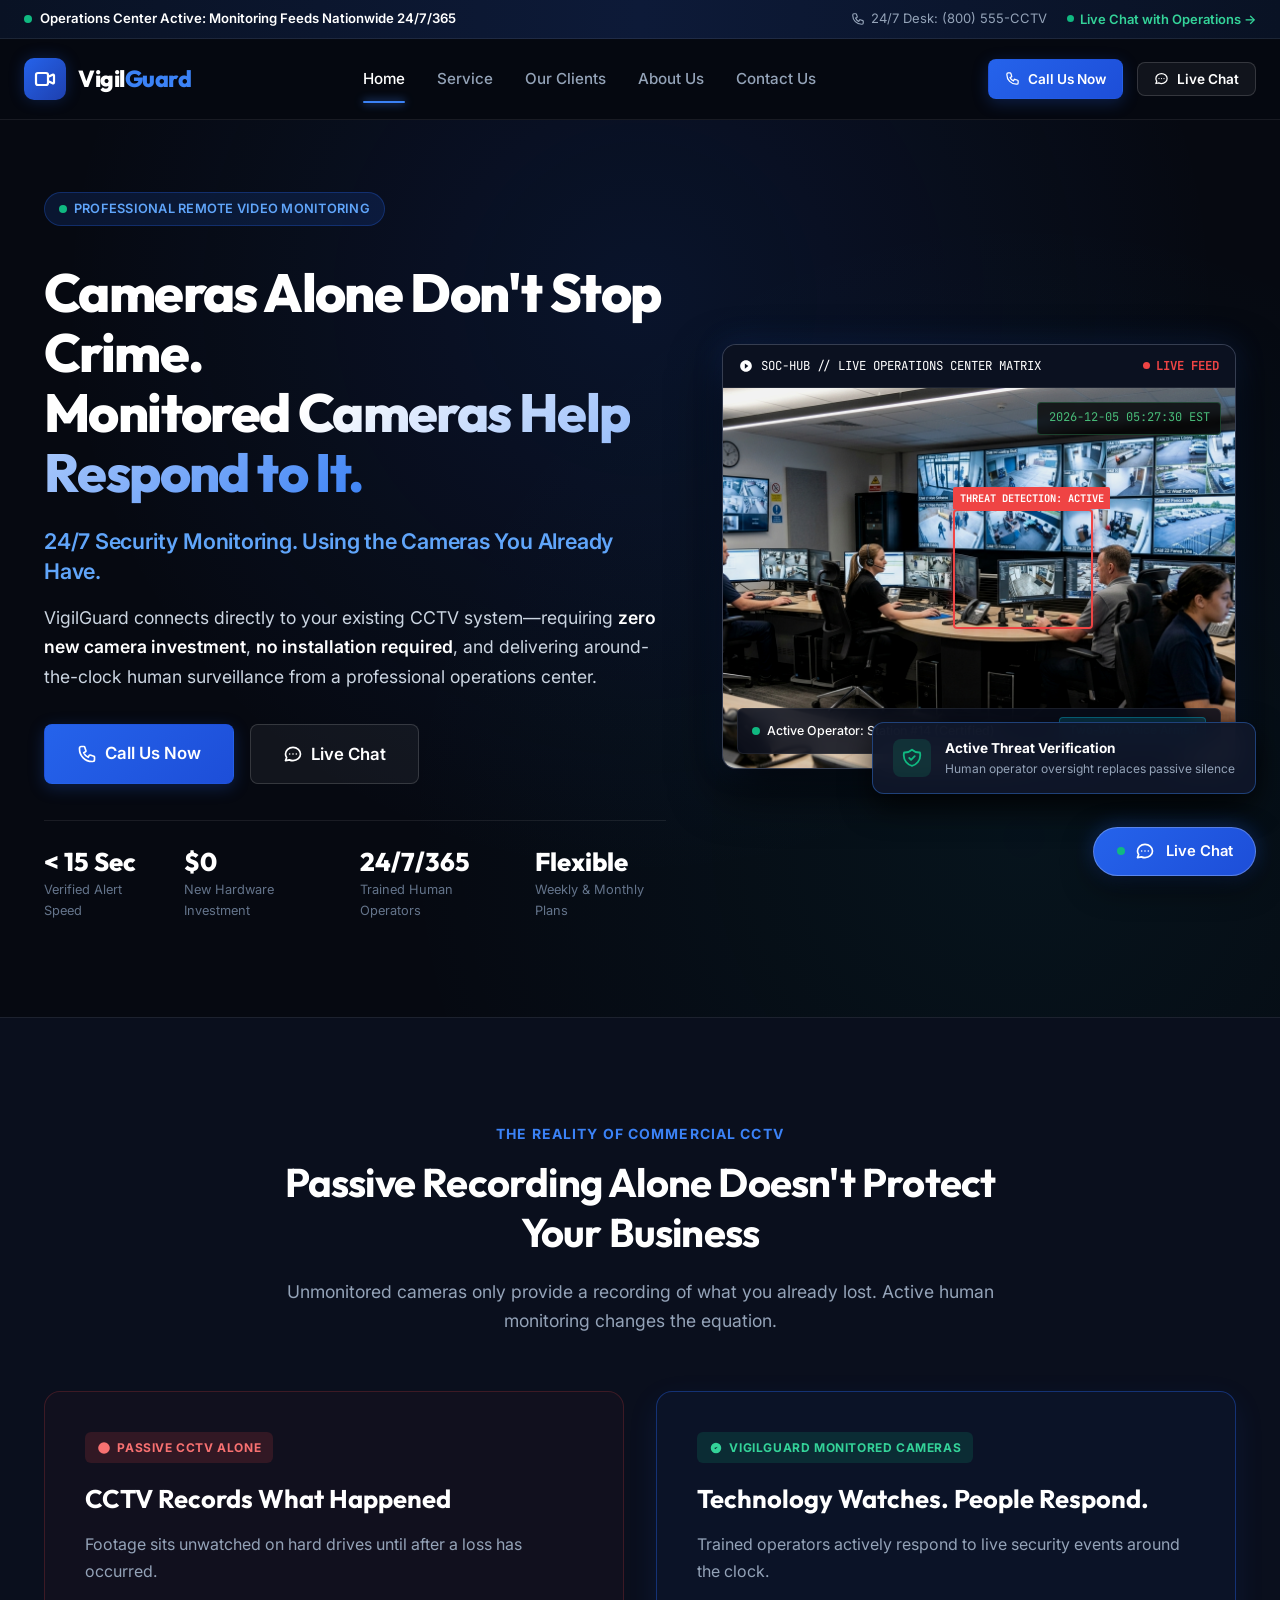
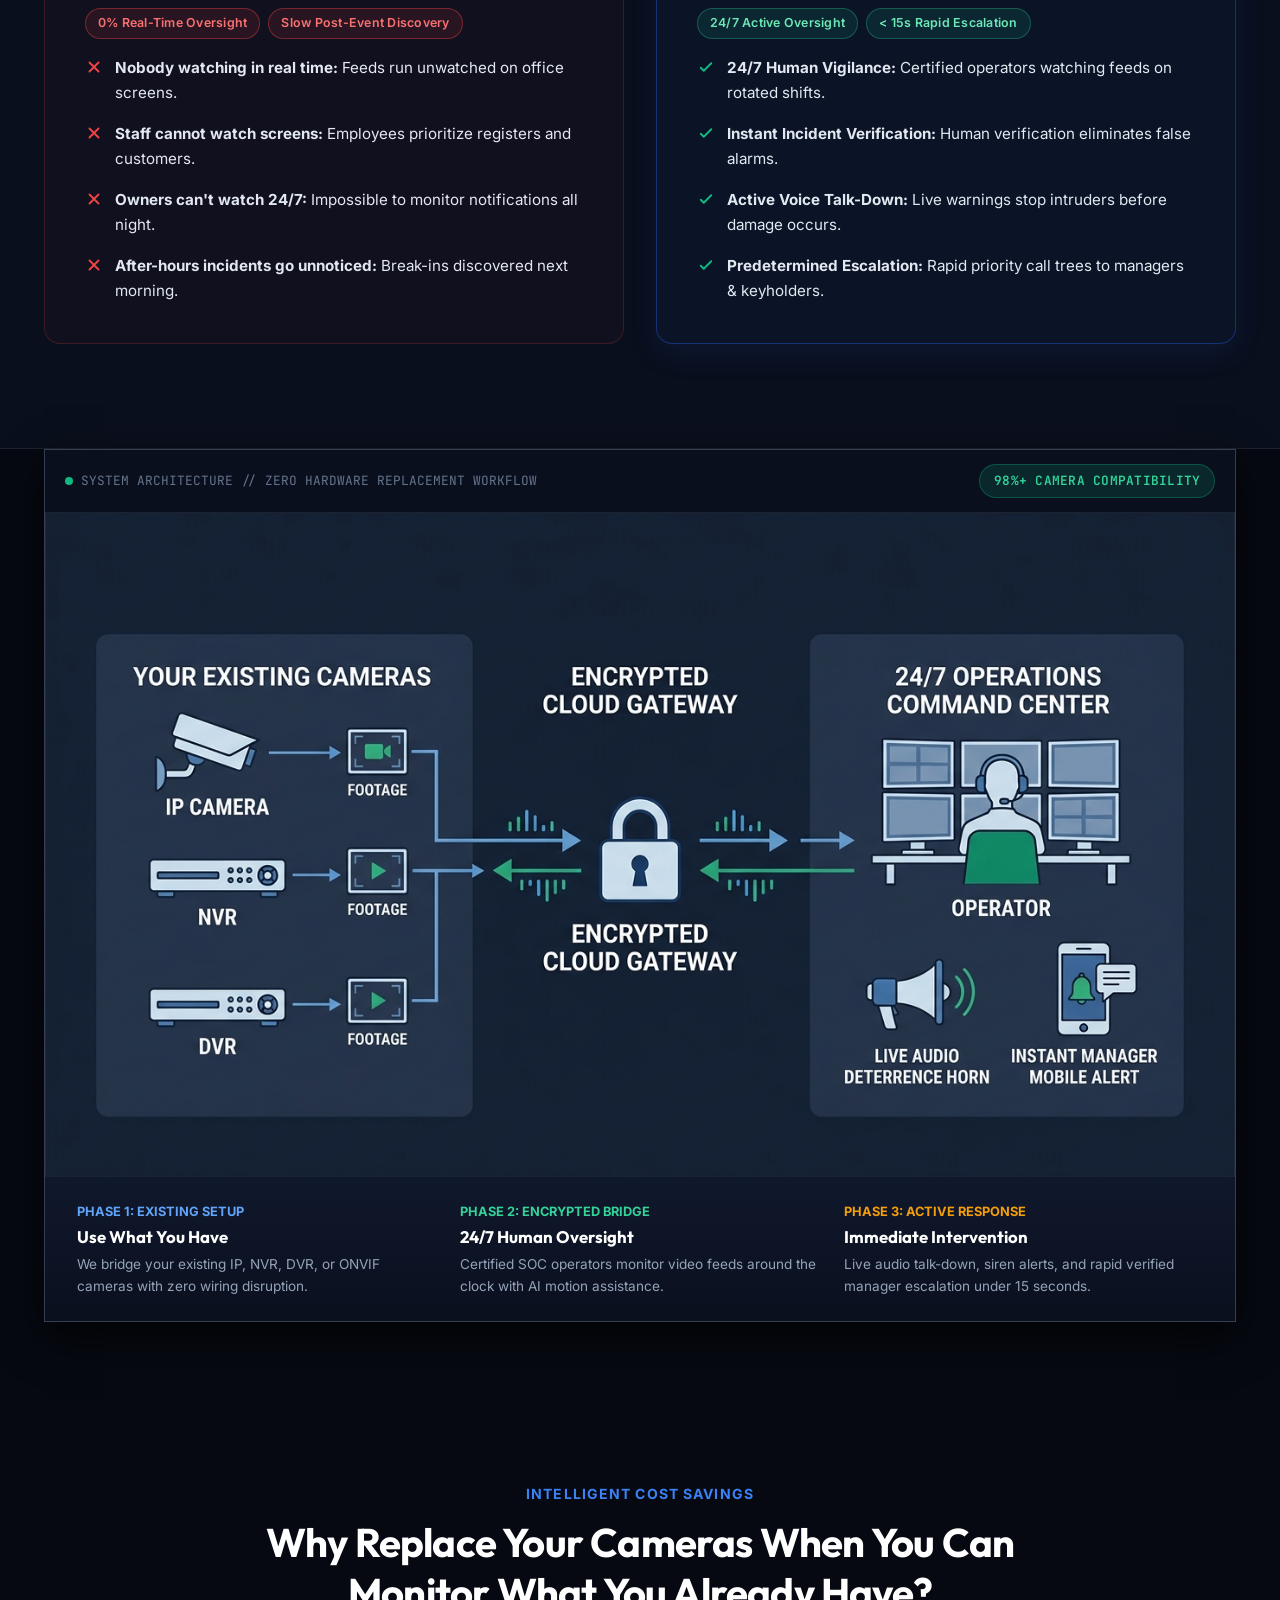
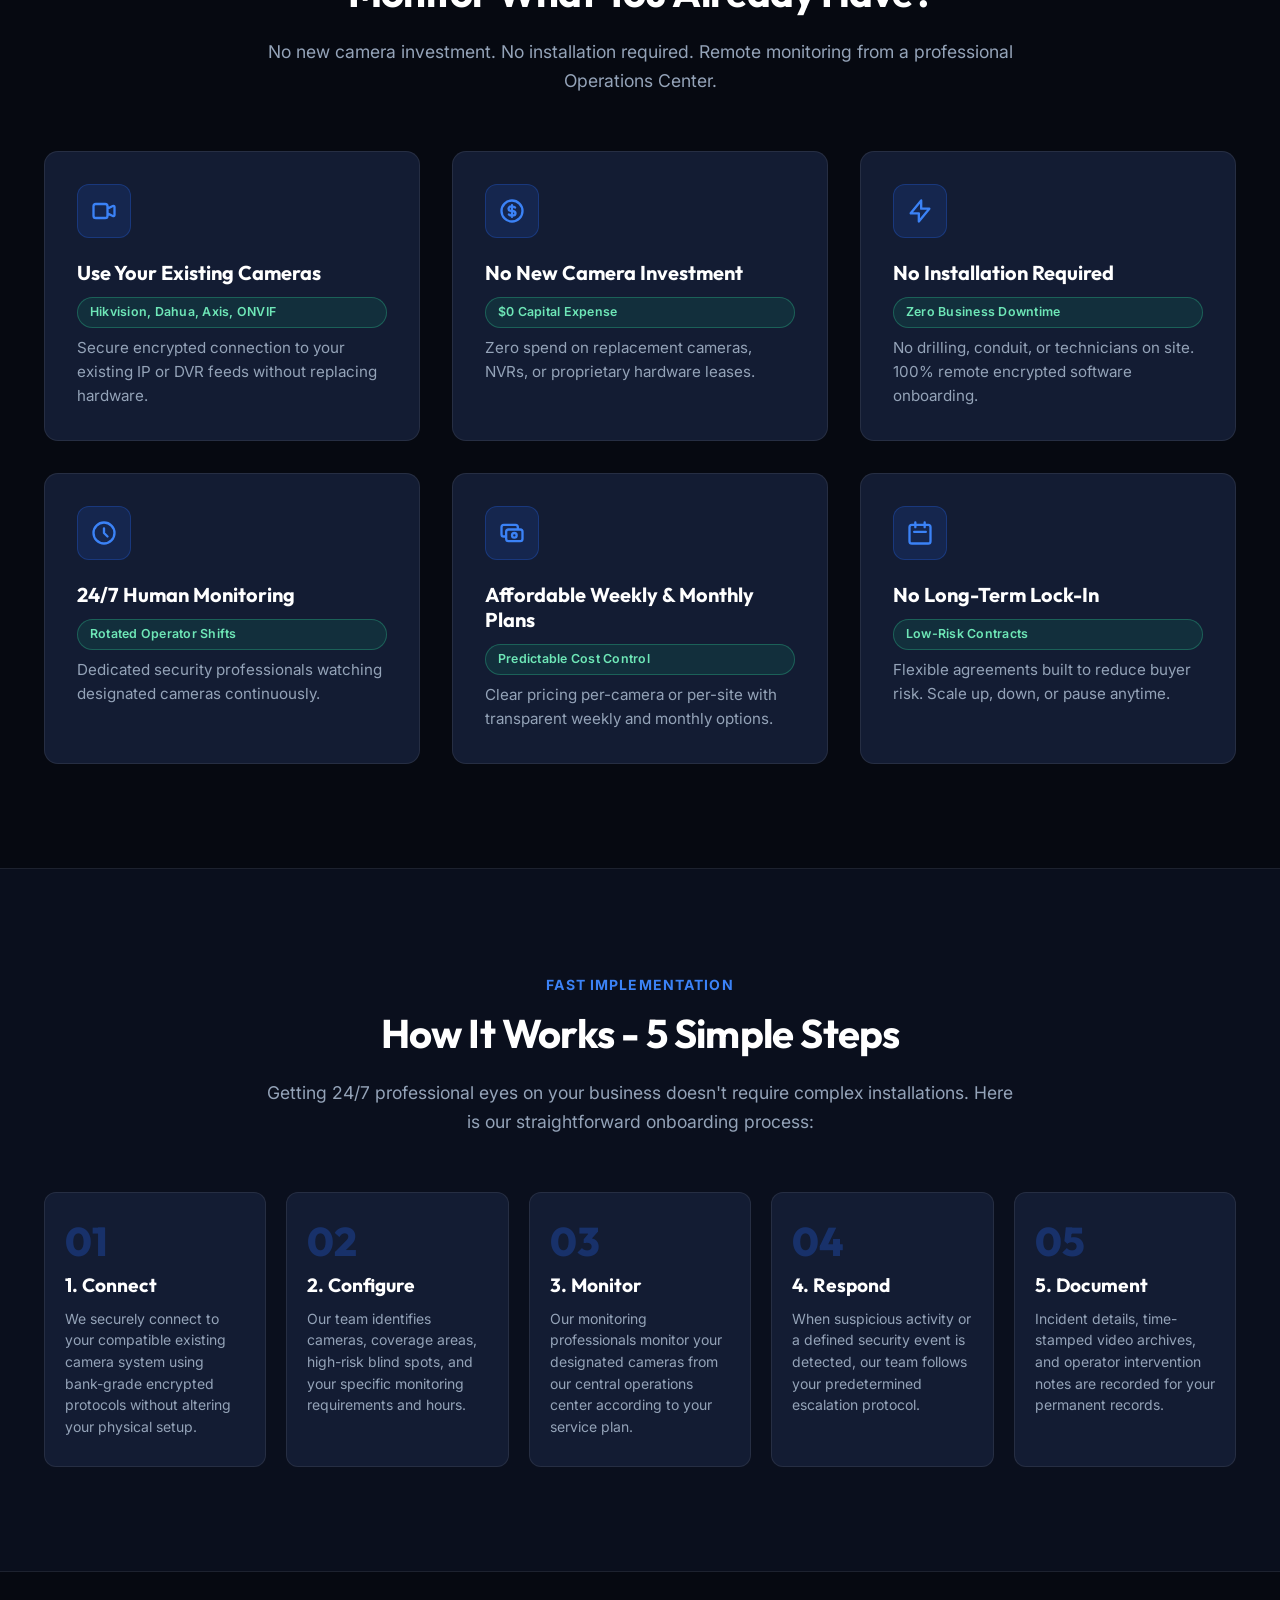
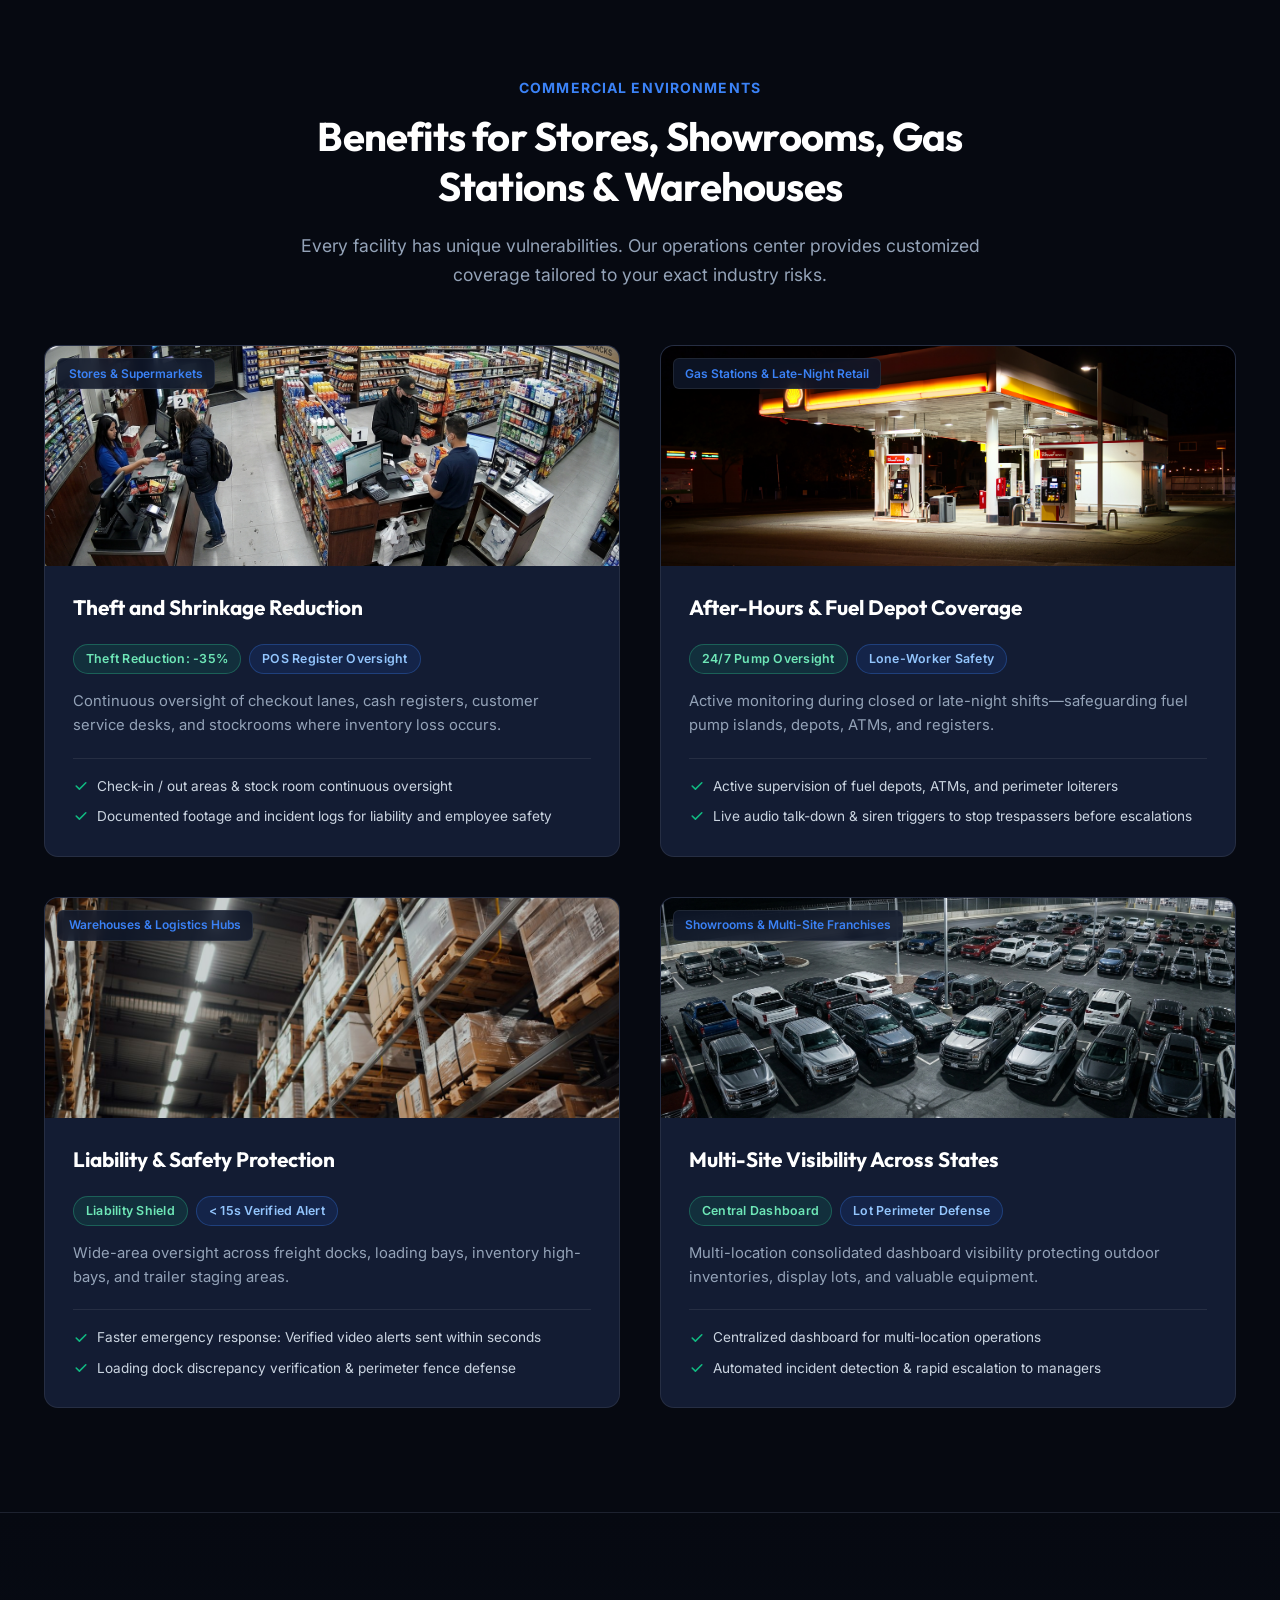
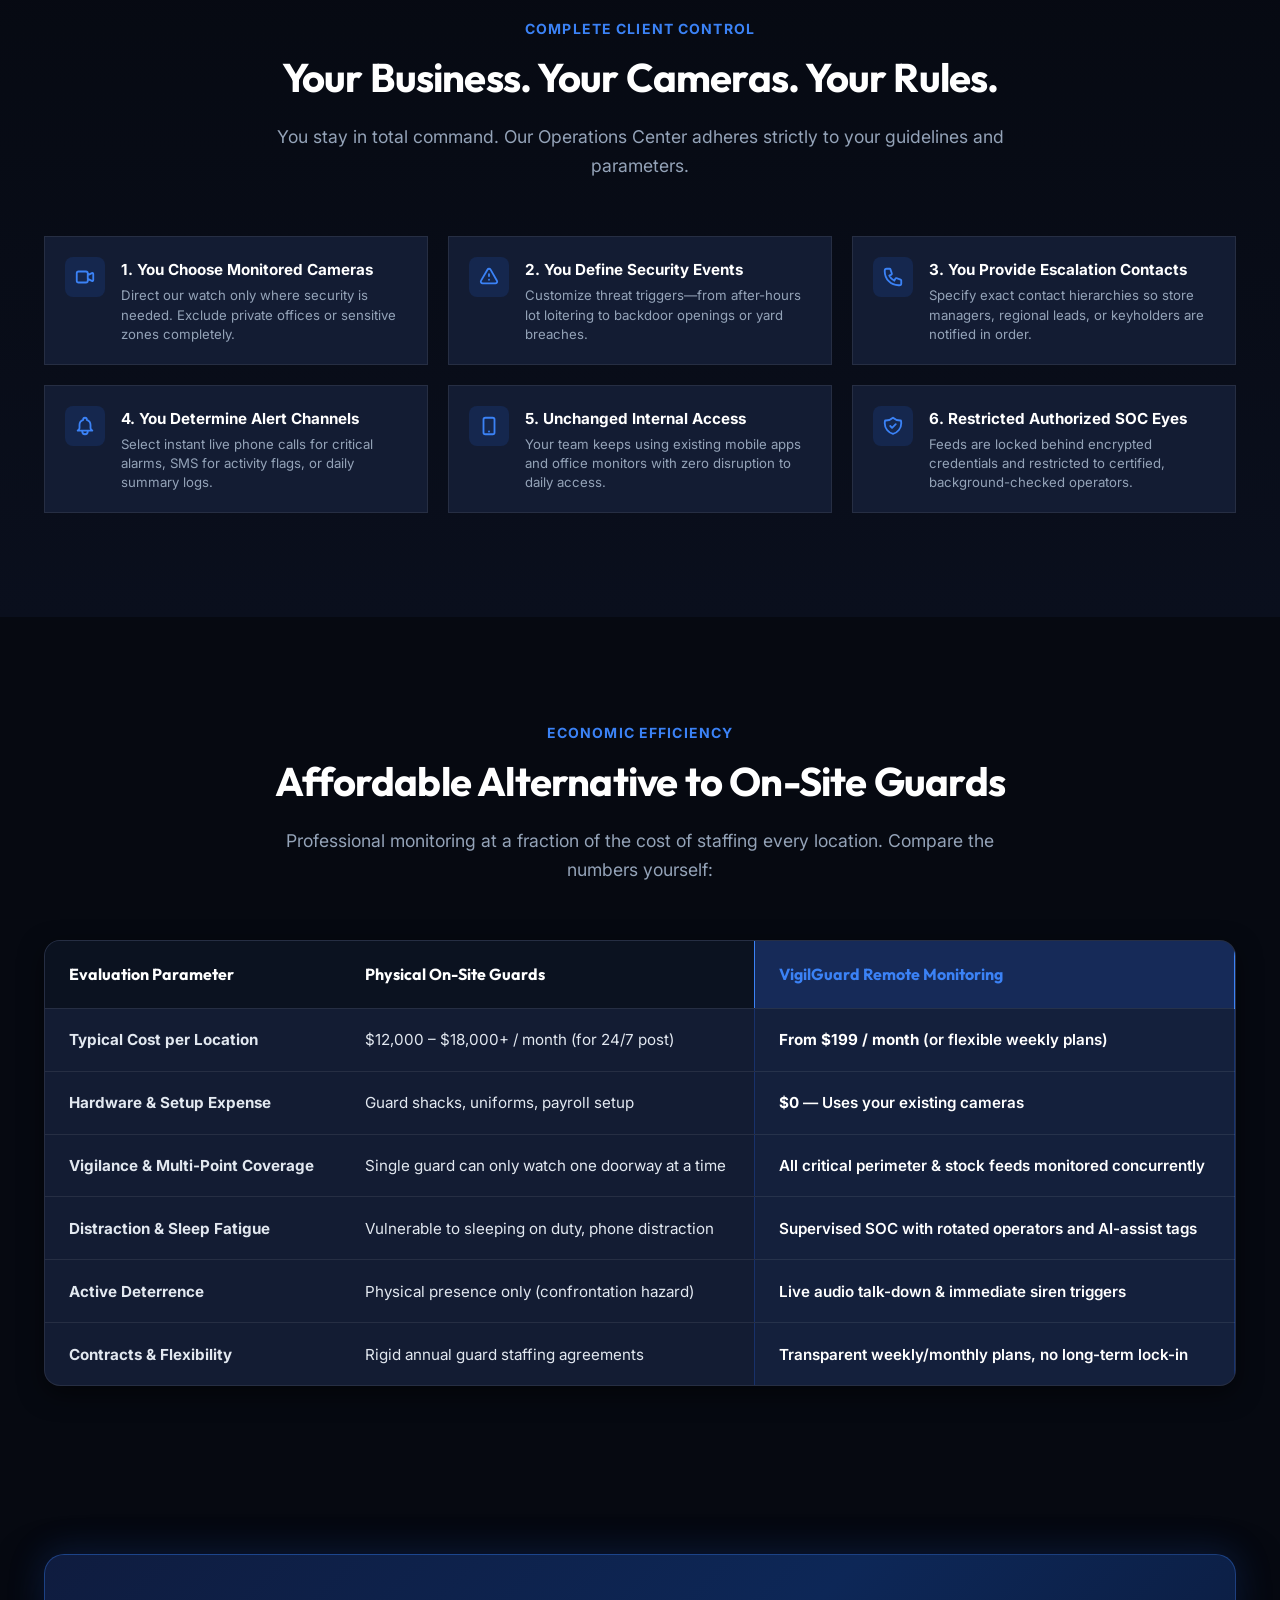
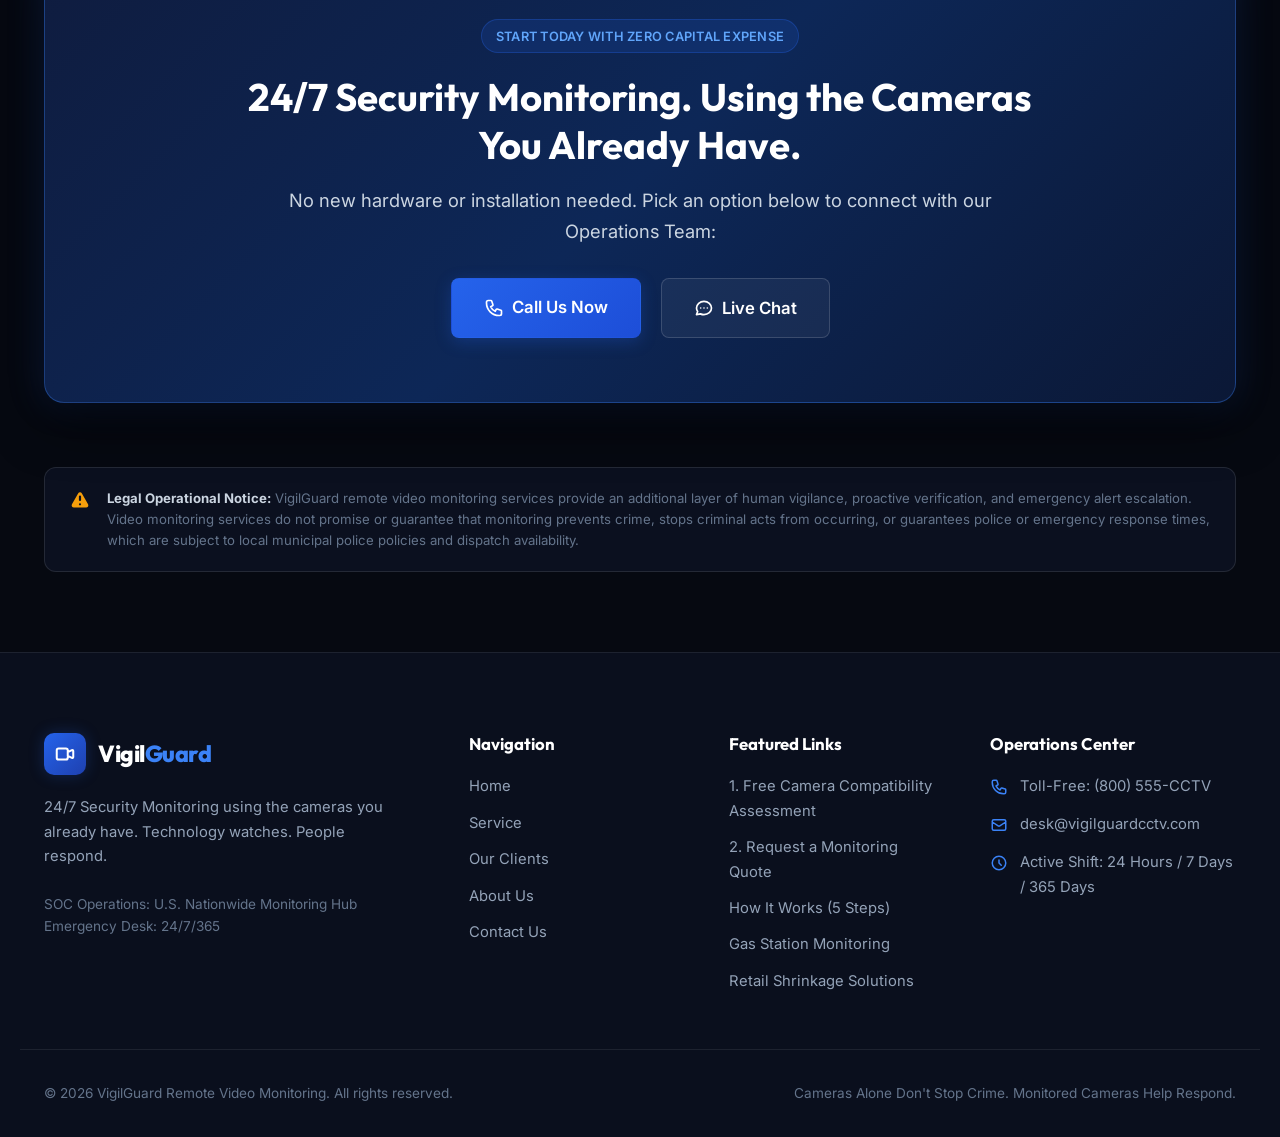
<file: index.html>
<!DOCTYPE html>
<html lang="en">
<head>
  <meta charset="UTF-8">
  <meta name="viewport" content="width=device-width, initial-scale=1.0">
  <title>VigilGuard | 24/7 Remote CCTV Video Monitoring Using Your Existing Cameras</title>
  <meta name="description" content="Cameras alone don't stop crime. Transform your existing CCTV cameras into an active 24/7 monitored security operations center. No new hardware, no installation required.">
  <link rel="preconnect" href="https://fonts.googleapis.com">
  <link rel="preconnect" href="https://fonts.gstatic.com" crossorigin>
  <link href="https://fonts.googleapis.com/css2?family=Inter:wght@400;500;600;700&family=JetBrains+Mono:wght@400;500;600;700&family=Outfit:wght@600;700;800;900&display=swap" rel="stylesheet">
  <link rel="stylesheet" href="assets/css/style.css">
</head>
<body>

  <!-- Top Operational Status Bar -->
  <div class="top-status-bar">
    <div class="container-wide top-status-content">
      <div class="live-indicator">
        <span class="pulse-dot"></span>
        <span>Operations Center Active: Monitoring Feeds Nationwide 24/7/365</span>
      </div>
      <div class="top-links">
        <span class="top-link-item">
          <svg width="14" height="14" fill="none" stroke="currentColor" stroke-width="2" viewBox="0 0 24 24"><path d="M3 5a2 2 0 012-2h3.28a1 1 0 01.948.684l1.498 4.493a1 1 0 01-.502 1.21l-2.257 1.13a11.042 11.042 0 005.516 5.516l1.13-2.257a1 1 0 011.21-.502l4.493 1.498a1 1 0 01.684.949V19a2 2 0 01-2 2h-1C9.716 21 3 14.284 3 6V5z"/></svg>
          24/7 Desk: (800) 555-CCTV
        </span>
        <button class="top-link-item open-chat-modal" style="background: none; border: none; cursor: pointer; color: #34d399; font-weight: 600; display: inline-flex; align-items: center; gap: 0.4rem;">
          <span class="pulse-dot" style="width: 7px; height: 7px;"></span>
          Live Chat with Operations &rarr;
        </button>
      </div>
    </div>
  </div>

  <!-- Header & Navigation -->
  <header class="site-header">
    <div class="container-wide header-container">
      <a href="index.html" class="brand-logo">
        <div class="brand-logo-icon">
          <svg width="24" height="24" fill="none" stroke="currentColor" stroke-width="2.2" viewBox="0 0 24 24"><path stroke-linecap="round" stroke-linejoin="round" d="M15 10l4.553-2.276A1 1 0 0121 8.618v6.764a1 1 0 01-1.447.894L15 14M5 18h8a2 2 0 002-2V8a2 2 0 00-2-2H5a2 2 0 00-2 2v8a2 2 0 002 2z"/></svg>
        </div>
        <div>Vigil<span>Guard</span></div>
      </a>

      <nav class="nav-menu">
        <a href="index.html" class="nav-link active">Home</a>
        <a href="services.html" class="nav-link">Service</a>
        <a href="clients.html" class="nav-link">Our Clients</a>
        <a href="about.html" class="nav-link">About Us</a>
        <a href="contact.html" class="nav-link">Contact Us</a>
      </nav>

      <div class="header-actions">
        <a href="tel:18005552288" class="btn btn-primary btn-sm">
          <svg width="15" height="15" fill="none" stroke="currentColor" stroke-width="2" viewBox="0 0 24 24"><path stroke-linecap="round" stroke-linejoin="round" d="M3 5a2 2 0 012-2h3.28a1 1 0 01.948.684l1.498 4.493a1 1 0 01-.502 1.21l-2.257 1.13a11.042 11.042 0 005.516 5.516l1.13-2.257a1 1 0 011.21-.502l4.493 1.498a1 1 0 01.684.949V19a2 2 0 01-2 2h-1C9.716 21 3 14.284 3 6V5z"/></svg>
          Call Us Now
        </a>
        <button class="btn btn-secondary btn-sm open-chat-modal">
          <svg width="15" height="15" fill="none" stroke="currentColor" stroke-width="2" viewBox="0 0 24 24"><path stroke-linecap="round" stroke-linejoin="round" d="M8 12h.01M12 12h.01M16 12h.01M21 12c0 4.418-4.03 8-9 8a9.863 9.863 0 01-4.255-.949L3 20l1.395-3.72C3.512 15.042 3 13.574 3 12c0-4.418 4.03-8 9-8s9 3.582 9 8z"/></svg>
          Live Chat
        </button>
      </div>

      <button class="mobile-toggle" aria-label="Toggle Navigation">
        <svg width="28" height="28" fill="none" stroke="currentColor" stroke-width="2" viewBox="0 0 24 24"><path stroke-linecap="round" stroke-linejoin="round" d="M4 6h16M4 12h16M4 18h16"/></svg>
      </button>
    </div>
  </header>

  <!-- Hero Section -->
  <section class="hero-section">
    <div class="container hero-grid">
      <div class="hero-content">
        <div class="badge badge-blue" style="margin-bottom: 1rem;">
          <span class="pulse-dot"></span>
          Professional Remote Video Monitoring
        </div>
        <h1 class="hero-headline">
          Cameras Alone Don't Stop Crime. <br>
          <span class="text-gradient">Monitored Cameras Help Respond to It.</span>
        </h1>
        <p class="hero-subheadline">
          24/7 Security Monitoring. Using the Cameras You Already Have.
        </p>
        <p class="hero-statement">
          VigilGuard connects directly to your existing CCTV system—requiring <strong>zero new camera investment</strong>, <strong>no installation required</strong>, and delivering around-the-clock human surveillance from a professional operations center.
        </p>

        <div class="hero-cta-group">
          <a href="tel:18005552288" class="btn btn-primary btn-lg">
            <svg width="20" height="20" fill="none" stroke="currentColor" stroke-width="2" viewBox="0 0 24 24"><path stroke-linecap="round" stroke-linejoin="round" d="M3 5a2 2 0 012-2h3.28a1 1 0 01.948.684l1.498 4.493a1 1 0 01-.502 1.21l-2.257 1.13a11.042 11.042 0 005.516 5.516l1.13-2.257a1 1 0 011.21-.502l4.493 1.498a1 1 0 01.684.949V19a2 2 0 01-2 2h-1C9.716 21 3 14.284 3 6V5z"/></svg>
            Call Us Now
          </a>
          <button class="btn btn-secondary btn-lg open-chat-modal">
            <svg width="20" height="20" fill="none" stroke="currentColor" stroke-width="2" viewBox="0 0 24 24"><path stroke-linecap="round" stroke-linejoin="round" d="M8 12h.01M12 12h.01M16 12h.01M21 12c0 4.418-4.03 8-9 8a9.863 9.863 0 01-4.255-.949L3 20l1.395-3.72C3.512 15.042 3 13.574 3 12c0-4.418 4.03-8 9-8s9 3.582 9 8z"/></svg>
            Live Chat
          </button>
        </div>

        <div class="hero-trust-bar">
          <div class="trust-item">
            <div class="trust-number">&lt; 15 Sec</div>
            <div class="trust-label">Verified Alert Speed</div>
          </div>
          <div class="trust-item">
            <div class="trust-number">$0</div>
            <div class="trust-label">New Hardware Investment</div>
          </div>
          <div class="trust-item">
            <div class="trust-number">24/7/365</div>
            <div class="trust-label">Trained Human Operators</div>
          </div>
          <div class="trust-item">
            <div class="trust-number">Flexible</div>
            <div class="trust-label">Weekly & Monthly Plans</div>
          </div>
        </div>
      </div>

      <!-- Hero Visual Feed Simulation -->
      <div class="hero-media-wrap">
        <div class="cctv-frame">
          <div class="cctv-header-bar">
            <div class="cctv-title-tag">
              <svg width="14" height="14" fill="currentColor" viewBox="0 0 24 24"><path d="M12 2C6.48 2 2 6.48 2 12s4.48 10 10 10 10-4.48 10-10S17.52 2 12 2zm-2 14.5v-9l6 4.5-6 4.5z"/></svg>
              <span>SOC-HUB // LIVE OPERATIONS CENTER MATRIX</span>
            </div>
            <div class="rec-pulse">
              <span class="rec-dot"></span>
              <span>LIVE FEED</span>
            </div>
          </div>
          <div class="cctv-viewport">
            <img src="assets/images/hero-soc.jpg" alt="VigilGuard Security Operations Center with curved monitoring screens" class="cctv-img">
            <div class="cctv-hud-timestamp live-cctv-time">2026-09-05 01:14:02 EST</div>
            <div class="cctv-detection-box">
              <span class="detection-tag">THREAT DETECTION: ACTIVE</span>
            </div>
            <div class="cctv-hud-status-bottom">
              <div class="operator-tag">
                <span class="pulse-dot"></span>
                <span>Active Operator: Station #14 (Certified)</span>
              </div>
              <div class="talkdown-badge">Two-Way Voice Armed</div>
            </div>
          </div>
        </div>

        <div class="hero-floating-badge">
          <div class="floating-icon">
            <svg width="22" height="22" fill="none" stroke="currentColor" stroke-width="2" viewBox="0 0 24 24"><path stroke-linecap="round" stroke-linejoin="round" d="M9 12l2 2 4-4m5.618-4.016A11.955 11.955 0 0112 2.944a11.955 11.955 0 01-8.618 3.04A12.02 12.02 0 003 9c0 5.591 3.824 10.29 9 11.622 5.176-1.332 9-6.03 9-11.622 0-1.042-.133-2.052-.382-3.016z"/></svg>
          </div>
          <div>
            <div class="floating-text-title">Active Threat Verification</div>
            <div class="floating-text-desc">Human operator oversight replaces passive silence</div>
          </div>
        </div>
      </div>
    </div>
  </section>

  <!-- Reality Section: Passive Recording vs Active Monitored -->
  <section class="section reality-section">
    <div class="container">
      <div class="section-title-wrap">
        <span class="section-subtitle">The Reality of Commercial CCTV</span>
        <h2 class="section-heading">Passive Recording Alone Doesn't Protect Your Business</h2>
        <p class="section-desc">
          Unmonitored cameras only provide a recording of what you already lost. Active human monitoring changes the equation.
        </p>
      </div>

      <div class="comparison-card-grid">
        <!-- Card 1: Passive Recording -->
        <div class="comp-card comp-card-passive">
          <div class="comp-badge comp-badge-bad">
            <svg width="14" height="14" fill="currentColor" viewBox="0 0 24 24"><circle cx="12" cy="12" r="10"/></svg>
            Passive CCTV Alone
          </div>
          <h3>CCTV Records What Happened</h3>
          <p>Footage sits unwatched on hard drives until after a loss has occurred.</p>
          <div class="metric-pill-row">
            <span class="metric-pill" style="border-color: rgba(239, 68, 68, 0.4); color: #f87171; background: rgba(239, 68, 68, 0.1);">0% Real-Time Oversight</span>
            <span class="metric-pill" style="border-color: rgba(239, 68, 68, 0.4); color: #f87171; background: rgba(239, 68, 68, 0.1);">Slow Post-Event Discovery</span>
          </div>
          <div class="comp-list">
            <div class="comp-item">
              <svg class="comp-icon-bad" width="18" height="18" fill="none" stroke="currentColor" stroke-width="2.5" viewBox="0 0 24 24"><path stroke-linecap="round" stroke-linejoin="round" d="M6 18L18 6M6 6l12 12"/></svg>
              <span><strong>Nobody watching in real time:</strong> Feeds run unwatched on office screens.</span>
            </div>
            <div class="comp-item">
              <svg class="comp-icon-bad" width="18" height="18" fill="none" stroke="currentColor" stroke-width="2.5" viewBox="0 0 24 24"><path stroke-linecap="round" stroke-linejoin="round" d="M6 18L18 6M6 6l12 12"/></svg>
              <span><strong>Staff cannot watch screens:</strong> Employees prioritize registers and customers.</span>
            </div>
            <div class="comp-item">
              <svg class="comp-icon-bad" width="18" height="18" fill="none" stroke="currentColor" stroke-width="2.5" viewBox="0 0 24 24"><path stroke-linecap="round" stroke-linejoin="round" d="M6 18L18 6M6 6l12 12"/></svg>
              <span><strong>Owners can't watch 24/7:</strong> Impossible to monitor notifications all night.</span>
            </div>
            <div class="comp-item">
              <svg class="comp-icon-bad" width="18" height="18" fill="none" stroke="currentColor" stroke-width="2.5" viewBox="0 0 24 24"><path stroke-linecap="round" stroke-linejoin="round" d="M6 18L18 6M6 6l12 12"/></svg>
              <span><strong>After-hours incidents go unnoticed:</strong> Break-ins discovered next morning.</span>
            </div>
          </div>
        </div>

        <!-- Card 2: Active Remote Monitoring -->
        <div class="comp-card comp-card-monitored">
          <div class="comp-badge comp-badge-good">
            <svg width="14" height="14" fill="currentColor" viewBox="0 0 24 24"><path d="M9 12l2 2 4-4m6 2a9 9 0 11-18 0 9 9 0 0118 0z"/></svg>
            VigilGuard Monitored Cameras
          </div>
          <h3>Technology Watches. People Respond.</h3>
          <p>Trained operators actively respond to live security events around the clock.</p>
          <div class="metric-pill-row">
            <span class="metric-pill pill-green">24/7 Active Oversight</span>
            <span class="metric-pill pill-green">&lt; 15s Rapid Escalation</span>
          </div>
          <div class="comp-list">
            <div class="comp-item">
              <svg class="comp-icon-good" width="18" height="18" fill="none" stroke="currentColor" stroke-width="2.5" viewBox="0 0 24 24"><path stroke-linecap="round" stroke-linejoin="round" d="M5 13l4 4L19 7"/></svg>
              <span><strong>24/7 Human Vigilance:</strong> Certified operators watching feeds on rotated shifts.</span>
            </div>
            <div class="comp-item">
              <svg class="comp-icon-good" width="18" height="18" fill="none" stroke="currentColor" stroke-width="2.5" viewBox="0 0 24 24"><path stroke-linecap="round" stroke-linejoin="round" d="M5 13l4 4L19 7"/></svg>
              <span><strong>Instant Incident Verification:</strong> Human verification eliminates false alarms.</span>
            </div>
            <div class="comp-item">
              <svg class="comp-icon-good" width="18" height="18" fill="none" stroke="currentColor" stroke-width="2.5" viewBox="0 0 24 24"><path stroke-linecap="round" stroke-linejoin="round" d="M5 13l4 4L19 7"/></svg>
              <span><strong>Active Voice Talk-Down:</strong> Live warnings stop intruders before damage occurs.</span>
            </div>
            <div class="comp-item">
              <svg class="comp-icon-good" width="18" height="18" fill="none" stroke="currentColor" stroke-width="2.5" viewBox="0 0 24 24"><path stroke-linecap="round" stroke-linejoin="round" d="M5 13l4 4L19 7"/></svg>
              <span><strong>Predetermined Escalation:</strong> Rapid priority call trees to managers & keyholders.</span>
            </div>
          </div>
        </div>
      </div>
    </div>
  </section>

  <!-- Visual System Architecture Callout -->
  <section class="section" style="padding-top: 0;">
    <div class="container">
      <div class="visual-diagram-card">
        <div class="diagram-header-bar">
          <div style="display: flex; align-items: center; gap: 0.5rem;">
            <span class="pulse-dot"></span>
            <span>SYSTEM ARCHITECTURE // ZERO HARDWARE REPLACEMENT WORKFLOW</span>
          </div>
          <span class="badge badge-green">98%+ Camera Compatibility</span>
        </div>
        <img src="assets/images/network-diagram.jpg" alt="VigilGuard CCTV Network Connection Architecture: Existing Cameras to Cloud Bridge to Operations Center" class="diagram-img">
        <div class="diagram-body">
          <div class="grid-3" style="gap: 1.5rem;">
            <div>
              <div style="font-size: 0.8rem; color: #60a5fa; font-weight: 700; margin-bottom: 0.25rem;">PHASE 1: EXISTING SETUP</div>
              <h4 style="font-size: 1.05rem; margin-bottom: 0.35rem; color: var(--text-white);">Use What You Have</h4>
              <p style="font-size: 0.85rem; color: var(--text-muted); margin: 0;">We bridge your existing IP, NVR, DVR, or ONVIF cameras with zero wiring disruption.</p>
            </div>
            <div>
              <div style="font-size: 0.8rem; color: #34d399; font-weight: 700; margin-bottom: 0.25rem;">PHASE 2: ENCRYPTED BRIDGE</div>
              <h4 style="font-size: 1.05rem; margin-bottom: 0.35rem; color: var(--text-white);">24/7 Human Oversight</h4>
              <p style="font-size: 0.85rem; color: var(--text-muted); margin: 0;">Certified SOC operators monitor video feeds around the clock with AI motion assistance.</p>
            </div>
            <div>
              <div style="font-size: 0.8rem; color: #f59e0b; font-weight: 700; margin-bottom: 0.25rem;">PHASE 3: ACTIVE RESPONSE</div>
              <h4 style="font-size: 1.05rem; margin-bottom: 0.35rem; color: var(--text-white);">Immediate Intervention</h4>
              <p style="font-size: 0.85rem; color: var(--text-muted); margin: 0;">Live audio talk-down, siren alerts, and rapid verified manager escalation under 15 seconds.</p>
            </div>
          </div>
        </div>
      </div>
    </div>
  </section>

  <!-- Value Proposition: Why Replace Cameras -->
  <section class="section" style="padding-top: 1rem;">
    <div class="container">
      <div class="section-title-wrap">
        <span class="section-subtitle">Intelligent Cost Savings</span>
        <h2 class="section-heading">Why Replace Your Cameras When You Can Monitor What You Already Have?</h2>
        <p class="section-desc">
          No new camera investment. No installation required. Remote monitoring from a professional Operations Center.
        </p>
      </div>

      <div class="grid-3">
        <div class="feature-card">
          <div class="feature-icon-box">
            <svg width="28" height="28" fill="none" stroke="currentColor" stroke-width="2" viewBox="0 0 24 24"><path stroke-linecap="round" stroke-linejoin="round" d="M15 10l4.553-2.276A1 1 0 0121 8.618v6.764a1 1 0 01-1.447.894L15 14M5 18h8a2 2 0 002-2V8a2 2 0 00-2-2H5a2 2 0 00-2 2v8a2 2 0 002 2z"/></svg>
          </div>
          <h3>Use Your Existing Cameras</h3>
          <span class="metric-pill pill-green" style="margin-bottom: 0.5rem;">Hikvision, Dahua, Axis, ONVIF</span>
          <p>Secure encrypted connection to your existing IP or DVR feeds without replacing hardware.</p>
        </div>

        <div class="feature-card">
          <div class="feature-icon-box">
            <svg width="28" height="28" fill="none" stroke="currentColor" stroke-width="2" viewBox="0 0 24 24"><path stroke-linecap="round" stroke-linejoin="round" d="M12 8c-1.657 0-3 .895-3 2s1.343 2 3 2 3 .895 3 2-1.343 2-3 2m0-8c1.11 0 2.08.402 2.599 1M12 8V7m0 1v8m0 0v1m0-1c-1.11 0-2.08-.402-2.599-1M21 12a9 9 0 11-18 0 9 9 0 0118 0z"/></svg>
          </div>
          <h3>No New Camera Investment</h3>
          <span class="metric-pill pill-green" style="margin-bottom: 0.5rem;">$0 Capital Expense</span>
          <p>Zero spend on replacement cameras, NVRs, or proprietary hardware leases.</p>
        </div>

        <div class="feature-card">
          <div class="feature-icon-box">
            <svg width="28" height="28" fill="none" stroke="currentColor" stroke-width="2" viewBox="0 0 24 24"><path stroke-linecap="round" stroke-linejoin="round" d="M13 10V3L4 14h7v7l9-11h-7z"/></svg>
          </div>
          <h3>No Installation Required</h3>
          <span class="metric-pill pill-green" style="margin-bottom: 0.5rem;">Zero Business Downtime</span>
          <p>No drilling, conduit, or technicians on site. 100% remote encrypted software onboarding.</p>
        </div>

        <div class="feature-card">
          <div class="feature-icon-box">
            <svg width="28" height="28" fill="none" stroke="currentColor" stroke-width="2" viewBox="0 0 24 24"><path stroke-linecap="round" stroke-linejoin="round" d="M12 8v4l3 3m6-3a9 9 0 11-18 0 9 9 0 0118 0z"/></svg>
          </div>
          <h3>24/7 Human Monitoring</h3>
          <span class="metric-pill pill-green" style="margin-bottom: 0.5rem;">Rotated Operator Shifts</span>
          <p>Dedicated security professionals watching designated cameras continuously.</p>
        </div>

        <div class="feature-card">
          <div class="feature-icon-box">
            <svg width="28" height="28" fill="none" stroke="currentColor" stroke-width="2" viewBox="0 0 24 24"><path stroke-linecap="round" stroke-linejoin="round" d="M17 9V7a2 2 0 00-2-2H5a2 2 0 00-2 2v6a2 2 0 002 2h2m2 4h10a2 2 0 002-2v-6a2 2 0 00-2-2H9a2 2 0 00-2 2v6a2 2 0 002 2zm7-5a2 2 0 11-4 0 2 2 0 014 0z"/></svg>
          </div>
          <h3>Affordable Weekly & Monthly Plans</h3>
          <span class="metric-pill pill-green" style="margin-bottom: 0.5rem;">Predictable Cost Control</span>
          <p>Clear pricing per-camera or per-site with transparent weekly and monthly options.</p>
        </div>

        <div class="feature-card">
          <div class="feature-icon-box">
            <svg width="28" height="28" fill="none" stroke="currentColor" stroke-width="2" viewBox="0 0 24 24"><path stroke-linecap="round" stroke-linejoin="round" d="M8 7V3m8 4V3m-9 8h10M5 21h14a2 2 0 002-2V7a2 2 0 00-2-2H5a2 2 0 00-2 2v12a2 2 0 002 2z"/></svg>
          </div>
          <h3>No Long-Term Lock-In</h3>
          <span class="metric-pill pill-green" style="margin-bottom: 0.5rem;">Low-Risk Contracts</span>
          <p>Flexible agreements built to reduce buyer risk. Scale up, down, or pause anytime.</p>
        </div>
      </div>
    </div>
  </section>

  <!-- How It Works - 5 Simple Steps [Highlighted on Website] -->
  <section class="section" style="background: var(--bg-darker); border-top: 1px solid var(--border-subtle); border-bottom: 1px solid var(--border-subtle);">
    <div class="container">
      <div class="section-title-wrap">
        <span class="section-subtitle">Fast Implementation</span>
        <h2 class="section-heading">How It Works - 5 Simple Steps</h2>
        <p class="section-desc">
          Getting 24/7 professional eyes on your business doesn't require complex installations. Here is our straightforward onboarding process:
        </p>
      </div>

      <div class="steps-timeline-wrap">
        <div class="steps-grid">
          <!-- Step 1 -->
          <div class="step-card">
            <div class="step-number">01</div>
            <h3>1. Connect</h3>
            <p>We securely connect to your compatible existing camera system using bank-grade encrypted protocols without altering your physical setup.</p>
          </div>

          <!-- Step 2 -->
          <div class="step-card">
            <div class="step-number">02</div>
            <h3>2. Configure</h3>
            <p>Our team identifies cameras, coverage areas, high-risk blind spots, and your specific monitoring requirements and hours.</p>
          </div>

          <!-- Step 3 -->
          <div class="step-card">
            <div class="step-number">03</div>
            <h3>3. Monitor</h3>
            <p>Our monitoring professionals monitor your designated cameras from our central operations center according to your service plan.</p>
          </div>

          <!-- Step 4 -->
          <div class="step-card">
            <div class="step-number">04</div>
            <h3>4. Respond</h3>
            <p>When suspicious activity or a defined security event is detected, our team follows your predetermined escalation protocol.</p>
          </div>

          <!-- Step 5 -->
          <div class="step-card">
            <div class="step-number">05</div>
            <h3>5. Document</h3>
            <p>Incident details, time-stamped video archives, and operator intervention notes are recorded for your permanent records.</p>
          </div>
        </div>
      </div>
    </div>
  </section>

  <!-- Industries & Key Benefits Grid (With Proper Photographic Imagery) -->
  <section class="section">
    <div class="container">
      <div class="section-title-wrap">
        <span class="section-subtitle">Commercial Environments</span>
        <h2 class="section-heading">Benefits for Stores, Showrooms, Gas Stations & Warehouses</h2>
        <p class="section-desc">
          Every facility has unique vulnerabilities. Our operations center provides customized coverage tailored to your exact industry risks.
        </p>
      </div>

      <div class="grid-2" style="gap: 2.5rem;">
        <!-- Sector 1: Retail & Supermarkets -->
        <div class="industry-card">
          <div class="industry-thumb">
            <img src="assets/images/retail-cctv.jpg" alt="Retail supermarket surveillance feed view">
            <div class="industry-tag">Stores & Supermarkets</div>
          </div>
          <div class="industry-body">
            <h3>Theft and Shrinkage Reduction</h3>
            <div class="metric-pill-row">
              <span class="metric-pill pill-green">Theft Reduction: -35%</span>
              <span class="metric-pill">POS Register Oversight</span>
            </div>
            <p>Continuous oversight of checkout lanes, cash registers, customer service desks, and stockrooms where inventory loss occurs.</p>
            <div class="industry-benefits-list">
              <div class="industry-benefit-item">
                <svg width="16" height="16" fill="currentColor" viewBox="0 0 20 20"><path fill-rule="evenodd" d="M16.707 5.293a1 1 0 010 1.414l-8 8a1 1 0 01-1.414 0l-4-4a1 1 0 011.414-1.414L8 12.586l7.293-7.293a1 1 0 011.414 0z" clip-rule="evenodd"/></svg>
                <span>Check-in / out areas & stock room continuous oversight</span>
              </div>
              <div class="industry-benefit-item">
                <svg width="16" height="16" fill="currentColor" viewBox="0 0 20 20"><path fill-rule="evenodd" d="M16.707 5.293a1 1 0 010 1.414l-8 8a1 1 0 01-1.414 0l-4-4a1 1 0 011.414-1.414L8 12.586l7.293-7.293a1 1 0 011.414 0z" clip-rule="evenodd"/></svg>
                <span>Documented footage and incident logs for liability and employee safety</span>
              </div>
            </div>
          </div>
        </div>

        <!-- Sector 2: Gas Stations & Convenience -->
        <div class="industry-card">
          <div class="industry-thumb">
            <img src="assets/images/gas-station-cctv.jpg" alt="Night gas station CCTV feed with illuminated pumps">
            <div class="industry-tag">Gas Stations & Late-Night Retail</div>
          </div>
          <div class="industry-body">
            <h3>After-Hours & Fuel Depot Coverage</h3>
            <div class="metric-pill-row">
              <span class="metric-pill pill-green">24/7 Pump Oversight</span>
              <span class="metric-pill">Lone-Worker Safety</span>
            </div>
            <p>Active monitoring during closed or late-night shifts—safeguarding fuel pump islands, depots, ATMs, and registers.</p>
            <div class="industry-benefits-list">
              <div class="industry-benefit-item">
                <svg width="16" height="16" fill="currentColor" viewBox="0 0 20 20"><path fill-rule="evenodd" d="M16.707 5.293a1 1 0 010 1.414l-8 8a1 1 0 01-1.414 0l-4-4a1 1 0 011.414-1.414L8 12.586l7.293-7.293a1 1 0 011.414 0z" clip-rule="evenodd"/></svg>
                <span>Active supervision of fuel depots, ATMs, and perimeter loiterers</span>
              </div>
              <div class="industry-benefit-item">
                <svg width="16" height="16" fill="currentColor" viewBox="0 0 20 20"><path fill-rule="evenodd" d="M16.707 5.293a1 1 0 010 1.414l-8 8a1 1 0 01-1.414 0l-4-4a1 1 0 011.414-1.414L8 12.586l7.293-7.293a1 1 0 011.414 0z" clip-rule="evenodd"/></svg>
                <span>Live audio talk-down & siren triggers to stop trespassers before escalations</span>
              </div>
            </div>
          </div>
        </div>

        <!-- Sector 3: Warehouses & Logistics -->
        <div class="industry-card">
          <div class="industry-thumb">
            <img src="assets/images/warehouse-cctv.jpg" alt="Industrial warehouse camera view of pallets and loading docks">
            <div class="industry-tag">Warehouses & Logistics Hubs</div>
          </div>
          <div class="industry-body">
            <h3>Liability & Safety Protection</h3>
            <div class="metric-pill-row">
              <span class="metric-pill pill-green">Liability Shield</span>
              <span class="metric-pill">&lt; 15s Verified Alert</span>
            </div>
            <p>Wide-area oversight across freight docks, loading bays, inventory high-bays, and trailer staging areas.</p>
            <div class="industry-benefits-list">
              <div class="industry-benefit-item">
                <svg width="16" height="16" fill="currentColor" viewBox="0 0 20 20"><path fill-rule="evenodd" d="M16.707 5.293a1 1 0 010 1.414l-8 8a1 1 0 01-1.414 0l-4-4a1 1 0 011.414-1.414L8 12.586l7.293-7.293a1 1 0 011.414 0z" clip-rule="evenodd"/></svg>
                <span>Faster emergency response: Verified video alerts sent within seconds</span>
              </div>
              <div class="industry-benefit-item">
                <svg width="16" height="16" fill="currentColor" viewBox="0 0 20 20"><path fill-rule="evenodd" d="M16.707 5.293a1 1 0 010 1.414l-8 8a1 1 0 01-1.414 0l-4-4a1 1 0 011.414-1.414L8 12.586l7.293-7.293a1 1 0 011.414 0z" clip-rule="evenodd"/></svg>
                <span>Loading dock discrepancy verification & perimeter fence defense</span>
              </div>
            </div>
          </div>
        </div>

        <!-- Sector 4: Showrooms & Dealerships -->
        <div class="industry-card">
          <div class="industry-thumb">
            <img src="assets/images/dealership-cctv.jpg" alt="Automotive dealership lot under surveillance illumination">
            <div class="industry-tag">Showrooms & Multi-Site Franchises</div>
          </div>
          <div class="industry-body">
            <h3>Multi-Site Visibility Across States</h3>
            <div class="metric-pill-row">
              <span class="metric-pill pill-green">Central Dashboard</span>
              <span class="metric-pill">Lot Perimeter Defense</span>
            </div>
            <p>Multi-location consolidated dashboard visibility protecting outdoor inventories, display lots, and valuable equipment.</p>
            <div class="industry-benefits-list">
              <div class="industry-benefit-item">
                <svg width="16" height="16" fill="currentColor" viewBox="0 0 20 20"><path fill-rule="evenodd" d="M16.707 5.293a1 1 0 010 1.414l-8 8a1 1 0 01-1.414 0l-4-4a1 1 0 011.414-1.414L8 12.586l7.293-7.293a1 1 0 011.414 0z" clip-rule="evenodd"/></svg>
                <span>Centralized dashboard for multi-location operations</span>
              </div>
              <div class="industry-benefit-item">
                <svg width="16" height="16" fill="currentColor" viewBox="0 0 20 20"><path fill-rule="evenodd" d="M16.707 5.293a1 1 0 010 1.414l-8 8a1 1 0 01-1.414 0l-4-4a1 1 0 011.414-1.414L8 12.586l7.293-7.293a1 1 0 011.414 0z" clip-rule="evenodd"/></svg>
                <span>Automated incident detection & rapid escalation to managers</span>
              </div>
            </div>
          </div>
        </div>
      </div>
    </div>
  </section>

  <!-- Client Governance: Your Business. Your Cameras. Your Rules. -->
  <section class="section rules-section">
    <div class="container">
      <div class="section-title-wrap">
        <span class="section-subtitle">Complete Client Control</span>
        <h2 class="section-heading">Your Business. Your Cameras. Your Rules.</h2>
        <p class="section-desc">
          You stay in total command. Our Operations Center adheres strictly to your guidelines and parameters.
        </p>
      </div>

      <div class="grid-3" style="gap: 1.25rem;">
        <div class="rule-tile">
          <div class="rule-tile-icon">
            <svg width="22" height="22" fill="none" stroke="currentColor" stroke-width="2" viewBox="0 0 24 24"><path stroke-linecap="round" stroke-linejoin="round" d="M15 10l4.553-2.276A1 1 0 0121 8.618v6.764a1 1 0 01-1.447.894L15 14M5 18h8a2 2 0 002-2V8a2 2 0 00-2-2H5a2 2 0 00-2 2v8a2 2 0 002 2z"/></svg>
          </div>
          <div>
            <div class="rule-tile-title">1. You Choose Monitored Cameras</div>
            <p class="rule-tile-desc">Direct our watch only where security is needed. Exclude private offices or sensitive zones completely.</p>
          </div>
        </div>

        <div class="rule-tile">
          <div class="rule-tile-icon">
            <svg width="22" height="22" fill="none" stroke="currentColor" stroke-width="2" viewBox="0 0 24 24"><path stroke-linecap="round" stroke-linejoin="round" d="M12 9v2m0 4h.01m-6.938 4h13.856c1.54 0 2.502-1.667 1.732-3L13.732 4c-.77-1.333-2.694-1.333-3.464 0L3.34 16c-.77 1.333.192 3 1.732 3z"/></svg>
          </div>
          <div>
            <div class="rule-tile-title">2. You Define Security Events</div>
            <p class="rule-tile-desc">Customize threat triggers—from after-hours lot loitering to backdoor openings or yard breaches.</p>
          </div>
        </div>

        <div class="rule-tile">
          <div class="rule-tile-icon">
            <svg width="22" height="22" fill="none" stroke="currentColor" stroke-width="2" viewBox="0 0 24 24"><path stroke-linecap="round" stroke-linejoin="round" d="M3 5a2 2 0 012-2h3.28a1 1 0 01.948.684l1.498 4.493a1 1 0 01-.502 1.21l-2.257 1.13a11.042 11.042 0 005.516 5.516l1.13-2.257a1 1 0 011.21-.502l4.493 1.498a1 1 0 01.684.949V19a2 2 0 01-2 2h-1C9.716 21 3 14.284 3 6V5z"/></svg>
          </div>
          <div>
            <div class="rule-tile-title">3. You Provide Escalation Contacts</div>
            <p class="rule-tile-desc">Specify exact contact hierarchies so store managers, regional leads, or keyholders are notified in order.</p>
          </div>
        </div>

        <div class="rule-tile">
          <div class="rule-tile-icon">
            <svg width="22" height="22" fill="none" stroke="currentColor" stroke-width="2" viewBox="0 0 24 24"><path stroke-linecap="round" stroke-linejoin="round" d="M15 17h5l-1.405-1.405A2.032 2.032 0 0118 14.158V11a6.002 6.002 0 00-4-5.659V5a2 2 0 10-4 0v.341C7.67 6.165 6 8.388 6 11v3.159c0 .538-.214 1.055-.595 1.436L4 17h5m6 0v1a3 3 0 11-6 0v-1m6 0H9"/></svg>
          </div>
          <div>
            <div class="rule-tile-title">4. You Determine Alert Channels</div>
            <p class="rule-tile-desc">Select instant live phone calls for critical alarms, SMS for activity flags, or daily summary logs.</p>
          </div>
        </div>

        <div class="rule-tile">
          <div class="rule-tile-icon">
            <svg width="22" height="22" fill="none" stroke="currentColor" stroke-width="2" viewBox="0 0 24 24"><path stroke-linecap="round" stroke-linejoin="round" d="M12 18h.01M8 21h8a2 2 0 002-2V5a2 2 0 00-2-2H8a2 2 0 00-2 2v14a2 2 0 002 2z"/></svg>
          </div>
          <div>
            <div class="rule-tile-title">5. Unchanged Internal Access</div>
            <p class="rule-tile-desc">Your team keeps using existing mobile apps and office monitors with zero disruption to daily access.</p>
          </div>
        </div>

        <div class="rule-tile">
          <div class="rule-tile-icon">
            <svg width="22" height="22" fill="none" stroke="currentColor" stroke-width="2" viewBox="0 0 24 24"><path stroke-linecap="round" stroke-linejoin="round" d="M9 12l2 2 4-4m5.618-4.016A11.955 11.955 0 0112 2.944a11.955 11.955 0 01-8.618 3.04A12.02 12.02 0 003 9c0 5.591 3.824 10.29 9 11.622 5.176-1.332 9-6.03 9-11.622 0-1.042-.133-2.052-.382-3.016z"/></svg>
          </div>
          <div>
            <div class="rule-tile-title">6. Restricted Authorized SOC Eyes</div>
            <p class="rule-tile-desc">Feeds are locked behind encrypted credentials and restricted to certified, background-checked operators.</p>
          </div>
        </div>
      </div>
    </div>
  </section>

  <!-- Cost Comparison: Guards vs Monitored CCTV -->
  <section class="section">
    <div class="container">
      <div class="section-title-wrap">
        <span class="section-subtitle">Economic Efficiency</span>
        <h2 class="section-heading">Affordable Alternative to On-Site Guards</h2>
        <p class="section-desc">
          Professional monitoring at a fraction of the cost of staffing every location. Compare the numbers yourself:
        </p>
      </div>

      <div class="cost-table-wrap">
        <table class="cost-table">
          <thead>
            <tr>
              <th>Evaluation Parameter</th>
              <th>Physical On-Site Guards</th>
              <th class="highlight-col">VigilGuard Remote Monitoring</th>
            </tr>
          </thead>
          <tbody>
            <tr>
              <td><strong>Typical Cost per Location</strong></td>
              <td>$12,000 – $18,000+ / month (for 24/7 post)</td>
              <td class="highlight-col"><strong>From $199 / month</strong> (or flexible weekly plans)</td>
            </tr>
            <tr>
              <td><strong>Hardware & Setup Expense</strong></td>
              <td>Guard shacks, uniforms, payroll setup</td>
              <td class="highlight-col"><strong>$0</strong> — Uses your existing cameras</td>
            </tr>
            <tr>
              <td><strong>Vigilance & Multi-Point Coverage</strong></td>
              <td>Single guard can only watch one doorway at a time</td>
              <td class="highlight-col">All critical perimeter & stock feeds monitored concurrently</td>
            </tr>
            <tr>
              <td><strong>Distraction & Sleep Fatigue</strong></td>
              <td>Vulnerable to sleeping on duty, phone distraction</td>
              <td class="highlight-col">Supervised SOC with rotated operators and AI-assist tags</td>
            </tr>
            <tr>
              <td><strong>Active Deterrence</strong></td>
              <td>Physical presence only (confrontation hazard)</td>
              <td class="highlight-col">Live audio talk-down & immediate siren triggers</td>
            </tr>
            <tr>
              <td><strong>Contracts & Flexibility</strong></td>
              <td>Rigid annual guard staffing agreements</td>
              <td class="highlight-col">Transparent weekly/monthly plans, no long-term lock-in</td>
            </tr>
          </tbody>
        </table>
      </div>
    </div>
  </section>

  <!-- Two Primary Links / Call to Action Hub -->
  <section class="container">
    <div class="cta-banner-section">
      <div class="cta-banner-content">
        <span class="badge badge-blue" style="margin-bottom: 1.25rem;">Start Today With Zero Capital Expense</span>
        <h2 class="cta-banner-title">24/7 Security Monitoring. Using the Cameras You Already Have.</h2>
        <p class="cta-banner-desc">
          No new hardware or installation needed. Pick an option below to connect with our Operations Team:
        </p>
        <div class="cta-banner-actions">
          <a href="tel:18005552288" class="btn btn-primary btn-lg">
            <svg width="20" height="20" fill="none" stroke="currentColor" stroke-width="2" viewBox="0 0 24 24"><path stroke-linecap="round" stroke-linejoin="round" d="M3 5a2 2 0 012-2h3.28a1 1 0 01.948.684l1.498 4.493a1 1 0 01-.502 1.21l-2.257 1.13a11.042 11.042 0 005.516 5.516l1.13-2.257a1 1 0 011.21-.502l4.493 1.498a1 1 0 01.684.949V19a2 2 0 01-2 2h-1C9.716 21 3 14.284 3 6V5z"/></svg>
            Call Us Now
          </a>
          <button class="btn btn-secondary btn-lg open-chat-modal">
            <svg width="20" height="20" fill="none" stroke="currentColor" stroke-width="2" viewBox="0 0 24 24"><path stroke-linecap="round" stroke-linejoin="round" d="M8 12h.01M12 12h.01M16 12h.01M21 12c0 4.418-4.03 8-9 8a9.863 9.863 0 01-4.255-.949L3 20l1.395-3.72C3.512 15.042 3 13.574 3 12c0-4.418 4.03-8 9-8s9 3.582 9 8z"/></svg>
            Live Chat
          </button>
        </div>
      </div>
    </div>

    <!-- Mandatory Legal Compliance & Crime Prevention Disclaimer -->
    <div class="compliance-disclaimer-box">
      <svg class="compliance-icon" width="22" height="22" fill="currentColor" viewBox="0 0 20 20"><path fill-rule="evenodd" d="M8.257 3.099c.765-1.36 2.722-1.36 3.486 0l5.58 9.92c.75 1.334-.213 2.98-1.742 2.98H4.42c-1.53 0-2.493-1.646-1.743-2.98l5.58-9.92zM11 13a1 1 0 11-2 0 1 1 0 012 0zm-1-8a1 1 0 00-1 1v3a1 1 0 002 0V6a1 1 0 00-1-1z" clip-rule="evenodd"/></svg>
      <div>
        <strong>Legal Operational Notice:</strong> VigilGuard remote video monitoring services provide an additional layer of human vigilance, proactive verification, and emergency alert escalation. Video monitoring services do not promise or guarantee that monitoring prevents crime, stops criminal acts from occurring, or guarantees police or emergency response times, which are subject to local municipal police policies and dispatch availability.
      </div>
    </div>
  </section>

  <!-- Site Footer -->
  <footer class="site-footer" style="margin-top: 5rem;">
    <div class="container footer-grid">
      <div class="footer-brand">
        <a href="index.html" class="brand-logo">
          <div class="brand-logo-icon">
            <svg width="22" height="22" fill="none" stroke="currentColor" stroke-width="2.2" viewBox="0 0 24 24"><path stroke-linecap="round" stroke-linejoin="round" d="M15 10l4.553-2.276A1 1 0 0121 8.618v6.764a1 1 0 01-1.447.894L15 14M5 18h8a2 2 0 002-2V8a2 2 0 00-2-2H5a2 2 0 00-2 2v8a2 2 0 002 2z"/></svg>
          </div>
          <div>Vigil<span>Guard</span></div>
        </a>
        <p>
          24/7 Security Monitoring using the cameras you already have. Technology watches. People respond.
        </p>
        <div style="font-size: 0.85rem; color: var(--text-dim);">
          SOC Operations: U.S. Nationwide Monitoring Hub<br>
          Emergency Desk: 24/7/365
        </div>
      </div>

      <div>
        <h4 class="footer-col-title">Navigation</h4>
        <ul class="footer-links-list">
          <li><a href="index.html" class="footer-link">Home</a></li>
          <li><a href="services.html" class="footer-link">Service</a></li>
          <li><a href="clients.html" class="footer-link">Our Clients</a></li>
          <li><a href="about.html" class="footer-link">About Us</a></li>
          <li><a href="contact.html" class="footer-link">Contact Us</a></li>
        </ul>
      </div>

      <div>
        <h4 class="footer-col-title">Featured Links</h4>
        <ul class="footer-links-list">
          <li><a href="#" class="footer-link open-assessment-modal">1. Free Camera Compatibility Assessment</a></li>
          <li><a href="#" class="footer-link open-quote-modal">2. Request a Monitoring Quote</a></li>
          <li><a href="services.html#steps" class="footer-link">How It Works (5 Steps)</a></li>
          <li><a href="clients.html#gas-stations" class="footer-link">Gas Station Monitoring</a></li>
          <li><a href="clients.html#retail" class="footer-link">Retail Shrinkage Solutions</a></li>
        </ul>
      </div>

      <div>
        <h4 class="footer-col-title">Operations Center</h4>
        <div class="footer-contact-item">
          <svg width="18" height="18" fill="none" stroke="currentColor" stroke-width="2" viewBox="0 0 24 24"><path stroke-linecap="round" stroke-linejoin="round" d="M3 5a2 2 0 012-2h3.28a1 1 0 01.948.684l1.498 4.493a1 1 0 01-.502 1.21l-2.257 1.13a11.042 11.042 0 005.516 5.516l1.13-2.257a1 1 0 011.21-.502l4.493 1.498a1 1 0 01.684.949V19a2 2 0 01-2 2h-1C9.716 21 3 14.284 3 6V5z"/></svg>
          <span>Toll-Free: (800) 555-CCTV</span>
        </div>
        <div class="footer-contact-item">
          <svg width="18" height="18" fill="none" stroke="currentColor" stroke-width="2" viewBox="0 0 24 24"><path stroke-linecap="round" stroke-linejoin="round" d="M3 8l7.89 5.26a2 2 0 002.22 0L21 8M5 19h14a2 2 0 002-2V7a2 2 0 00-2-2H5a2 2 0 00-2 2v10a2 2 0 002 2z"/></svg>
          <span>desk@vigilguardcctv.com</span>
        </div>
        <div class="footer-contact-item">
          <svg width="18" height="18" fill="none" stroke="currentColor" stroke-width="2" viewBox="0 0 24 24"><path stroke-linecap="round" stroke-linejoin="round" d="M12 8v4l3 3m6-3a9 9 0 11-18 0 9 9 0 0118 0z"/></svg>
          <span>Active Shift: 24 Hours / 7 Days / 365 Days</span>
        </div>
      </div>
    </div>

    <div class="container footer-bottom">
      <div>&copy; 2026 VigilGuard Remote Video Monitoring. All rights reserved.</div>
      <div>Cameras Alone Don't Stop Crime. Monitored Cameras Help Respond.</div>
    </div>
  </footer>

  <!-- MODAL 1: Free Camera Compatibility Assessment -->
  <div class="modal-overlay" id="modal-assessment" role="dialog" aria-modal="true">
    <div class="modal-content">
      <button class="modal-close-btn" aria-label="Close modal">&times;</button>
      <div class="badge badge-blue" style="margin-bottom: 0.75rem;">Instant Compatibility Verification</div>
      <h3 style="font-size: 1.6rem; margin-bottom: 0.5rem;">Get a Free Camera Compatibility Assessment</h3>
      <p style="color: var(--text-muted); font-size: 0.925rem; margin-bottom: 1.5rem;">
        Provide details on your existing system. Our engineers verify camera stream compatibility without any commitment.
      </p>

      <form data-lead-form>
        <div class="grid-2" style="gap: 1rem;">
          <div class="form-group">
            <label class="form-label">Full Name</label>
            <input type="text" class="form-control" placeholder="Jane Smith" required>
          </div>
          <div class="form-group">
            <label class="form-label">Business Name</label>
            <input type="text" class="form-control" placeholder="Acme Retail Stores" required>
          </div>
        </div>

        <div class="grid-2" style="gap: 1rem;">
          <div class="form-group">
            <label class="form-label">Work Email</label>
            <input type="email" class="form-control" placeholder="jane@acme.com" required>
          </div>
          <div class="form-group">
            <label class="form-label">Direct Phone</label>
            <input type="tel" class="form-control" placeholder="(555) 234-5678" required>
          </div>
        </div>

        <div class="grid-2" style="gap: 1rem;">
          <div class="form-group">
            <label class="form-label">Current Camera Brand / System</label>
            <select class="form-control" required>
              <option value="">Select your existing brand...</option>
              <option value="Hikvision">Hikvision (IP / NVR)</option>
              <option value="Dahua">Dahua (NVR / WizSense)</option>
              <option value="Axis">Axis Communications</option>
              <option value="Lorex">Lorex Commercial</option>
              <option value="Uniview">Uniview (UNV)</option>
              <option value="Reolink">Reolink</option>
              <option value="Ubiquiti">Ubiquiti UniFi Protect</option>
              <option value="Other-ONVIF">Generic ONVIF / RTSP / Analog DVR</option>
              <option value="Not-Sure">I'm not sure (we'll check for you)</option>
            </select>
          </div>
          <div class="form-group">
            <label class="form-label">Camera Count</label>
            <select class="form-control" required>
              <option value="1-4">1 to 4 Cameras</option>
              <option value="5-8" selected>5 to 8 Cameras</option>
              <option value="9-16">9 to 16 Cameras</option>
              <option value="17-32">17 to 32 Cameras</option>
              <option value="33+">33+ Cameras (Multi-Site)</option>
            </select>
          </div>
        </div>

        <div class="form-group">
          <label class="form-label">Facility Type</label>
          <select class="form-control">
            <option value="retail">Retail Store / Supermarket</option>
            <option value="gas-station">Gas Station / Convenience Store</option>
            <option value="warehouse">Warehouse / Logistics Yard</option>
            <option value="showroom">Commercial Showroom / Dealership</option>
            <option value="multi-site">Multi-Site Chain / Franchise</option>
            <option value="office">Commercial Building</option>
          </select>
        </div>

        <div class="form-group">
          <label class="form-label">Existing Setup Details (Optional)</label>
          <textarea class="form-control" placeholder="Mention if you already have an internet connection on site, audio speakers, or specific blind spots..."></textarea>
        </div>

        <button type="submit" class="btn btn-primary btn-full btn-lg" style="margin-top: 0.5rem;">
          Submit Compatibility Assessment &rarr;
        </button>
        <p style="font-size: 0.775rem; color: var(--text-dim); text-align: center; margin-top: 0.75rem;">
          No new cameras required. 100% free technical evaluation.
        </p>
      </form>
    </div>
  </div>

  <!-- MODAL 2: Request a Monitoring Quote -->
  <div class="modal-overlay" id="modal-quote" role="dialog" aria-modal="true">
    <div class="modal-content">
      <button class="modal-close-btn" aria-label="Close modal">&times;</button>
      <div class="badge badge-green" style="margin-bottom: 0.75rem;">Transparent Pricing</div>
      <h3 style="font-size: 1.6rem; margin-bottom: 0.5rem;">Request a Monitoring Quote</h3>
      <p style="color: var(--text-muted); font-size: 0.925rem; margin-bottom: 1.5rem;">
        Get an exact weekly or monthly estimate for monitoring your existing camera system.
      </p>

      <form data-lead-form>
        <div class="grid-2" style="gap: 1rem;">
          <div class="form-group">
            <label class="form-label">Contact Name</label>
            <input type="text" class="form-control" placeholder="Mark Davis" required>
          </div>
          <div class="form-group">
            <label class="form-label">Phone Number</label>
            <input type="tel" class="form-control" placeholder="(555) 345-6789" required>
          </div>
        </div>

        <div class="form-group">
          <label class="form-label">Company Email</label>
          <input type="email" class="form-control" placeholder="mark@company.com" required>
        </div>

        <div class="grid-2" style="gap: 1rem;">
          <div class="form-group">
            <label class="form-label">Hours Required</label>
            <select class="form-control" required>
              <option value="after-hours">After-Hours & Weekends</option>
              <option value="24-7">24/7 Continuous Monitoring</option>
              <option value="custom">Custom Schedule</option>
            </select>
          </div>
          <div class="form-group">
            <label class="form-label">Billing Cadence</label>
            <select class="form-control">
              <option value="monthly">Monthly Plan (Predictable)</option>
              <option value="weekly">Weekly Plan (Flexible)</option>
            </select>
          </div>
        </div>

        <div class="grid-2" style="gap: 1rem;">
          <div class="form-group">
            <label class="form-label">Number of Cameras</label>
            <input type="number" class="form-control" min="1" max="250" value="8" required>
          </div>
          <div class="form-group">
            <label class="form-label">Two-Way Voice Talk-Down?</label>
            <select class="form-control">
              <option value="yes">Include Live Talk-Down</option>
              <option value="no">Monitoring & Alert Only</option>
            </select>
          </div>
        </div>

        <button type="submit" class="btn btn-primary btn-full btn-lg" style="margin-top: 0.5rem;">
          Calculate & Send My Quote &rarr;
        </button>
        <p style="font-size: 0.775rem; color: var(--text-dim); text-align: center; margin-top: 0.75rem;">
          Transparent per-camera / per-site plans. No long-term lock-in.
        </p>
      </form>
    </div>
  </div>

  <!-- FLOATING LIVE CHAT BUTTON -->
  <button class="floating-chat-btn open-chat-modal" aria-label="Open 24/7 Live Chat">
    <span class="pulse-dot"></span>
    <svg width="20" height="20" fill="none" stroke="currentColor" stroke-width="2" viewBox="0 0 24 24"><path stroke-linecap="round" stroke-linejoin="round" d="M8 12h.01M12 12h.01M16 12h.01M21 12c0 4.418-4.03 8-9 8a9.863 9.863 0 01-4.255-.949L3 20l1.395-3.72C3.512 15.042 3 13.574 3 12c0-4.418 4.03-8 9-8s9 3.582 9 8z"/></svg>
    <span>Live Chat</span>
  </button>

  <!-- MODAL: 24/7 Live Operations Desk Chat -->
  <div class="modal-overlay" id="modal-chat" role="dialog" aria-modal="true">
    <div class="modal-content" style="max-width: 520px; padding: 1.5rem;">
      <button class="modal-close-btn" aria-label="Close modal">&times;</button>
      <div class="chat-window">
        <div class="chat-header-bar">
          <div class="chat-agent-info">
            <div class="chat-agent-avatar">
              <svg width="22" height="22" fill="none" stroke="currentColor" stroke-width="2" viewBox="0 0 24 24"><path stroke-linecap="round" stroke-linejoin="round" d="M16 7a4 4 0 11-8 0 4 4 0 018 0zM12 14a7 7 0 00-7 7h14a7 7 0 00-7-7z"/></svg>
              <span class="status-dot"></span>
            </div>
            <div>
              <div style="font-size: 1rem; font-weight: 700; color: var(--text-white);">SOC Watch Commander</div>
              <div style="font-size: 0.775rem; color: #34d399; display: flex; align-items: center; gap: 0.35rem;">
                <span class="pulse-dot" style="width: 6px; height: 6px;"></span>
                Online &bull; 24/7 Remote Monitoring Desk
              </div>
            </div>
          </div>
          <a href="tel:18005552288" class="btn btn-primary btn-sm" style="padding: 0.4rem 0.8rem; font-size: 0.8rem;">Call Us</a>
        </div>
        <div class="chat-messages-container" id="chat-messages">
          <div class="chat-bubble chat-bubble-operator">
            👋 <strong>Welcome to VigilGuard Operations Desk.</strong> I am actively monitoring live security feeds on shift. How can we assist you with your security cameras today?
          </div>
        </div>
        <div class="chat-chips-wrap">
          <button class="chat-chip" data-msg="Can I monitor my existing camera system?">🔍 Check My Cameras</button>
          <button class="chat-chip" data-msg="What are your weekly and monthly pricing plans?">💰 Pricing Plans</button>
          <button class="chat-chip" data-msg="I would like to speak with an operator now.">📞 Speak with Operator</button>
        </div>
        <div class="chat-input-box">
          <input type="text" id="chat-user-input" class="form-control" placeholder="Type a message or ask a question..." style="font-size: 0.875rem;">
          <button id="chat-send-btn" class="btn btn-primary" style="padding: 0.75rem 1.2rem;">
            <svg width="18" height="18" fill="none" stroke="currentColor" stroke-width="2" viewBox="0 0 24 24"><path stroke-linecap="round" stroke-linejoin="round" d="M14 5l7 7m0 0l-7 7m7-7H3"/></svg>
          </button>
        </div>
      </div>
    </div>
  </div>

  <script src="assets/js/main.js"></script>
</body>
</html>
</file>
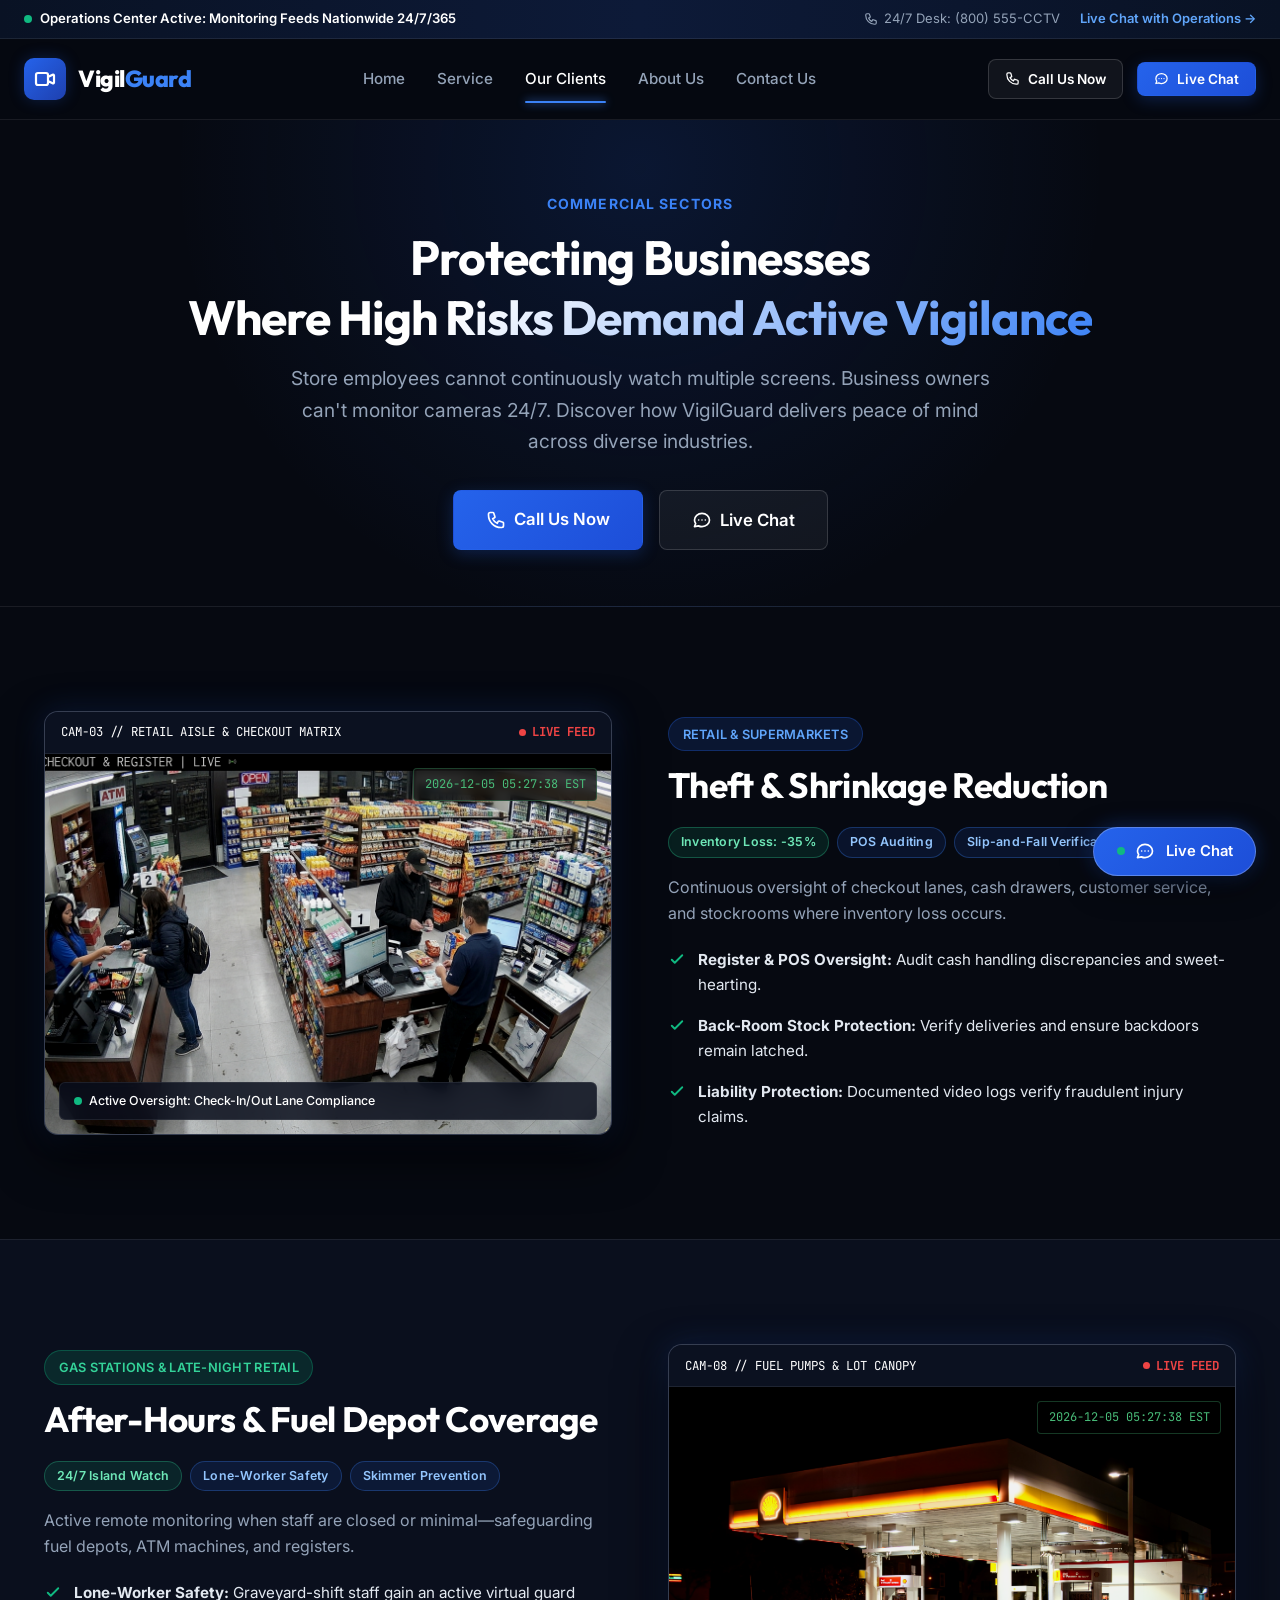
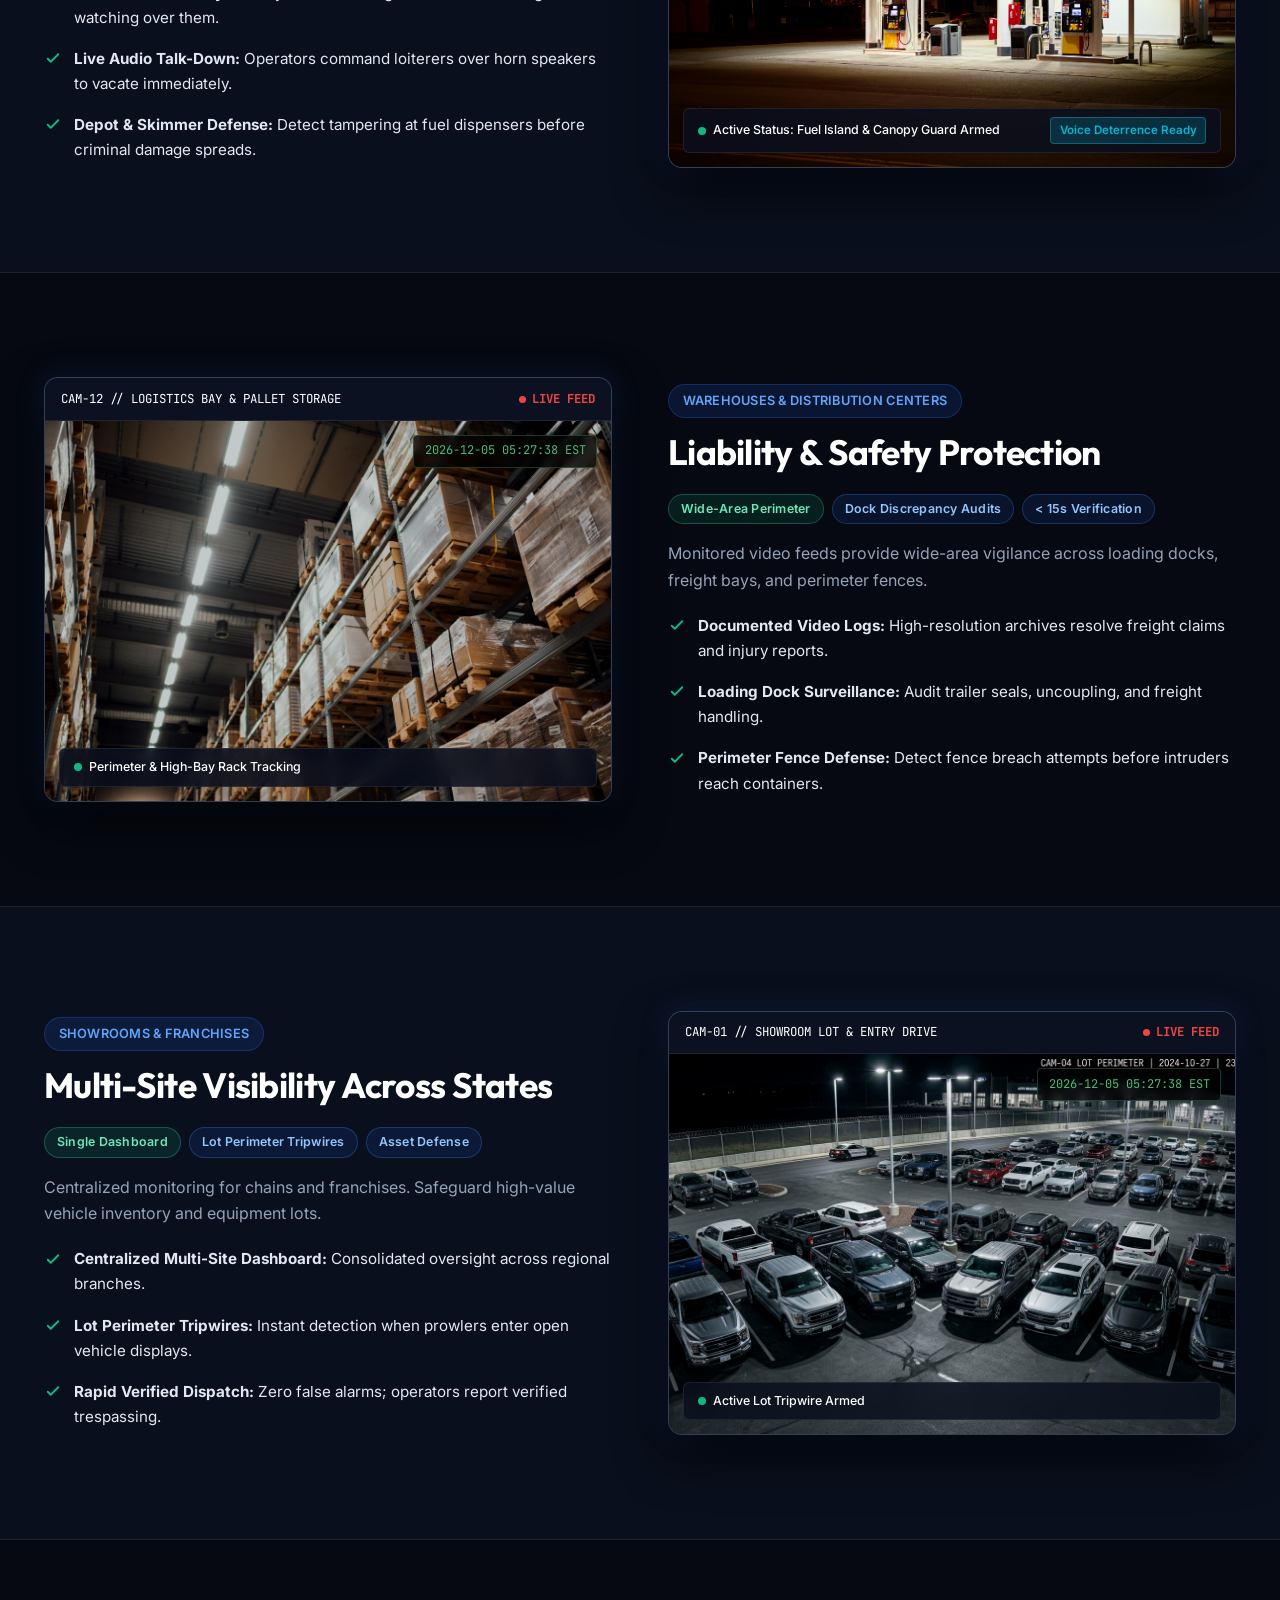
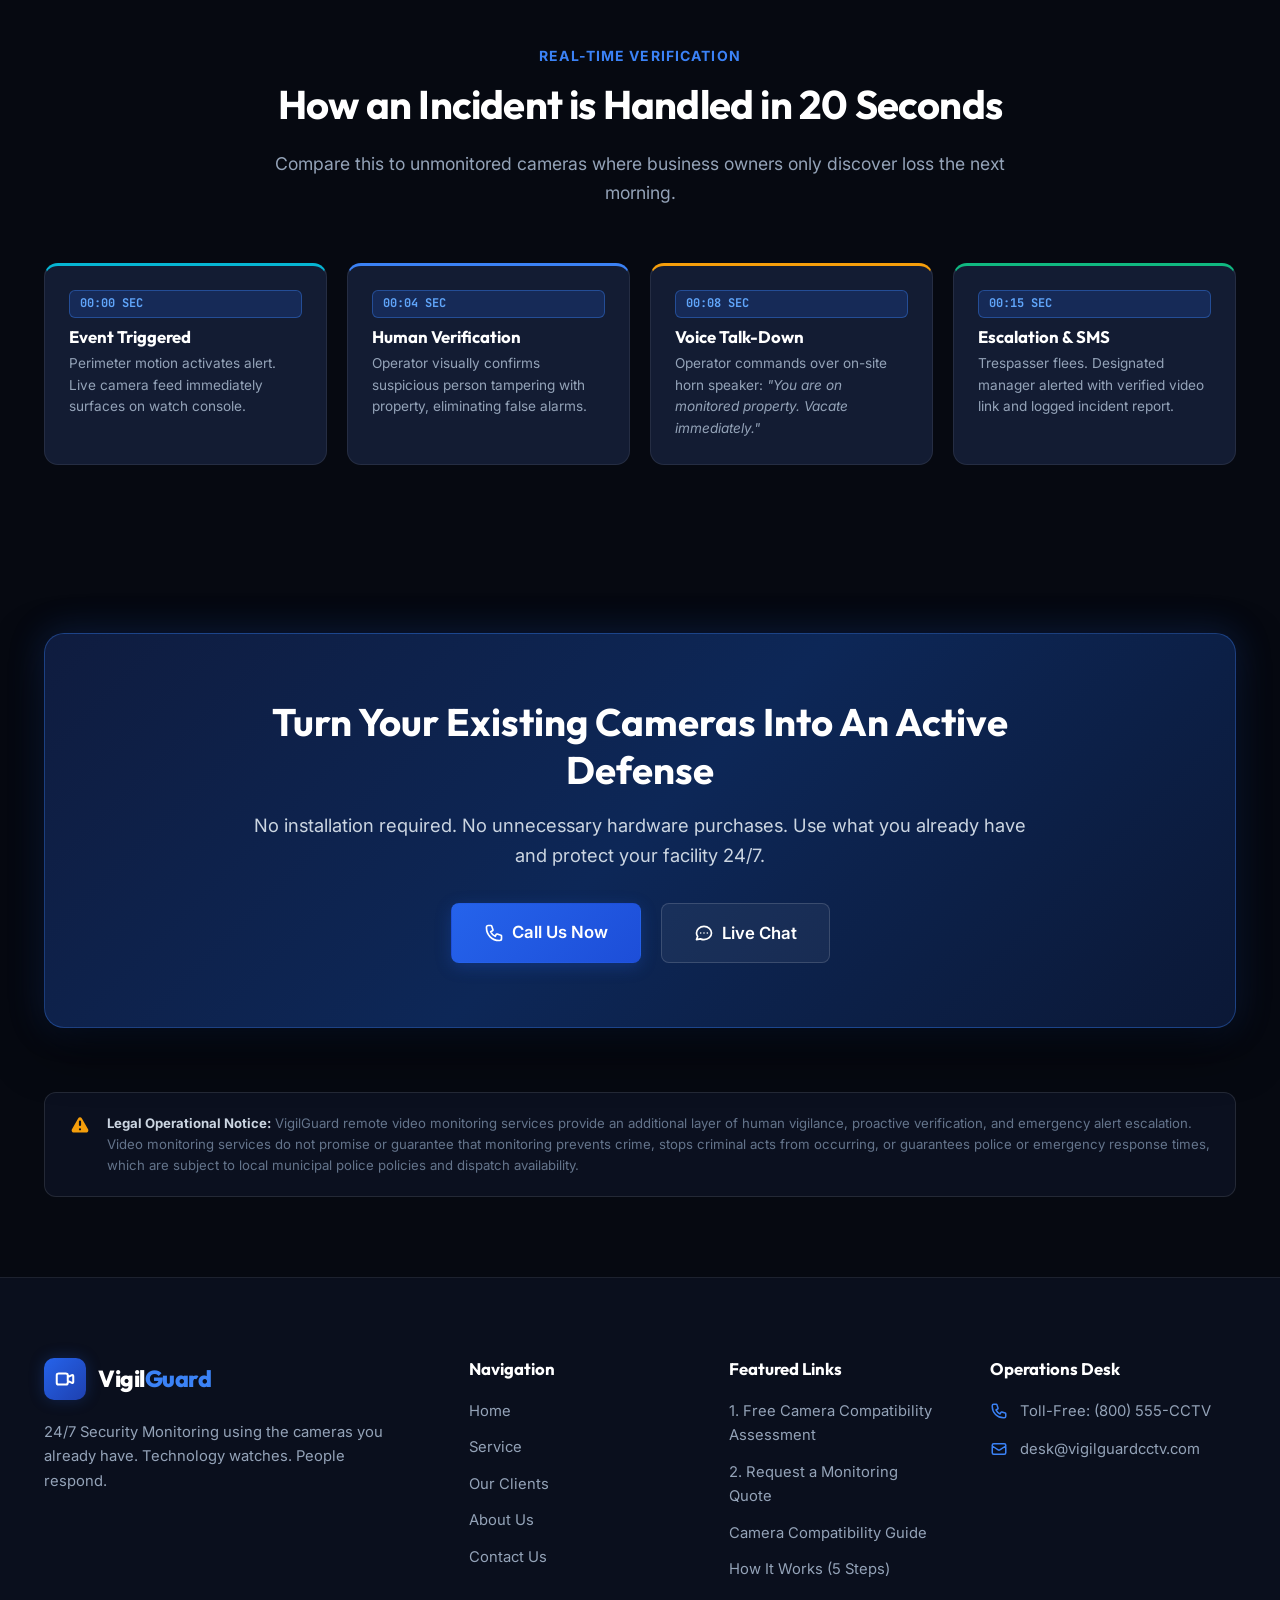
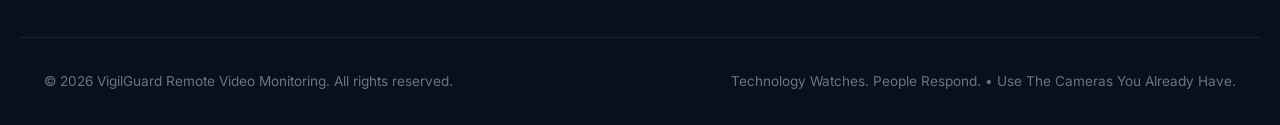
<file: clients.html>
<!DOCTYPE html>
<html lang="en">
<head>
  <meta charset="UTF-8">
  <meta name="viewport" content="width=device-width, initial-scale=1.0">
  <title>Our Clients & Industries | VigilGuard 24/7 CCTV Video Monitoring</title>
  <meta name="description" content="Tailored CCTV remote video monitoring for retail stores, gas stations, warehouses, showrooms, and franchises. Verified incident alerts sent in seconds.">
  <link rel="preconnect" href="https://fonts.googleapis.com">
  <link rel="preconnect" href="https://fonts.gstatic.com" crossorigin>
  <link href="https://fonts.googleapis.com/css2?family=Inter:wght@400;500;600;700&family=JetBrains+Mono:wght@400;500;600;700&family=Outfit:wght@600;700;800;900&display=swap" rel="stylesheet">
  <link rel="stylesheet" href="assets/css/style.css">
</head>
<body>

  <!-- Top Operational Status Bar -->
  <div class="top-status-bar">
    <div class="container-wide top-status-content">
      <div class="live-indicator">
        <span class="pulse-dot"></span>
        <span>Operations Center Active: Monitoring Feeds Nationwide 24/7/365</span>
      </div>
      <div class="top-links">
        <span class="top-link-item">
          <svg width="14" height="14" fill="none" stroke="currentColor" stroke-width="2" viewBox="0 0 24 24"><path d="M3 5a2 2 0 012-2h3.28a1 1 0 01.948.684l1.498 4.493a1 1 0 01-.502 1.21l-2.257 1.13a11.042 11.042 0 005.516 5.516l1.13-2.257a1 1 0 011.21-.502l4.493 1.498a1 1 0 01.684.949V19a2 2 0 01-2 2h-1C9.716 21 3 14.284 3 6V5z"/></svg>
          24/7 Desk: (800) 555-CCTV
        </span>
        <a href="#" class="top-link-item open-chat-modal" style="color: #60a5fa; font-weight: 600;">
          Live Chat with Operations &rarr;
        </a>
      </div>
    </div>
  </div>

  <!-- Header & Navigation -->
  <header class="site-header">
    <div class="container-wide header-container">
      <a href="index.html" class="brand-logo">
        <div class="brand-logo-icon">
          <svg width="24" height="24" fill="none" stroke="currentColor" stroke-width="2.2" viewBox="0 0 24 24"><path stroke-linecap="round" stroke-linejoin="round" d="M15 10l4.553-2.276A1 1 0 0121 8.618v6.764a1 1 0 01-1.447.894L15 14M5 18h8a2 2 0 002-2V8a2 2 0 00-2-2H5a2 2 0 00-2 2v8a2 2 0 002 2z"/></svg>
        </div>
        <div>Vigil<span>Guard</span></div>
      </a>

      <nav class="nav-menu">
        <a href="index.html" class="nav-link">Home</a>
        <a href="services.html" class="nav-link">Service</a>
        <a href="clients.html" class="nav-link active">Our Clients</a>
        <a href="about.html" class="nav-link">About Us</a>
        <a href="contact.html" class="nav-link">Contact Us</a>
      </nav>

      <div class="header-actions">
        <a href="tel:18005552288" class="btn btn-secondary btn-sm">
          <svg width="15" height="15" fill="none" stroke="currentColor" stroke-width="2" viewBox="0 0 24 24"><path stroke-linecap="round" stroke-linejoin="round" d="M3 5a2 2 0 012-2h3.28a1 1 0 01.948.684l1.498 4.493a1 1 0 01-.502 1.21l-2.257 1.13a11.042 11.042 0 005.516 5.516l1.13-2.257a1 1 0 011.21-.502l4.493 1.498a1 1 0 01.684.949V19a2 2 0 01-2 2h-1C9.716 21 3 14.284 3 6V5z"/></svg>
          Call Us Now
        </a>
        <button class="btn btn-primary btn-sm open-chat-modal">
          <svg width="15" height="15" fill="none" stroke="currentColor" stroke-width="2" viewBox="0 0 24 24"><path stroke-linecap="round" stroke-linejoin="round" d="M8 12h.01M12 12h.01M16 12h.01M21 12c0 4.418-4.03 8-9 8a9.863 9.863 0 01-4.255-.949L3 20l1.395-3.72C3.512 15.042 3 13.574 3 12c0-4.418 4.03-8 9-8s9 3.582 9 8z"/></svg>
          Live Chat
        </button>
      </div>

      <button class="mobile-toggle" aria-label="Toggle Navigation">
        <svg width="28" height="28" fill="none" stroke="currentColor" stroke-width="2" viewBox="0 0 24 24"><path stroke-linecap="round" stroke-linejoin="round" d="M4 6h16M4 12h16M4 18h16"/></svg>
      </button>
    </div>
  </header>

  <!-- Page Hero -->
  <section class="page-hero">
    <div class="container">
      <span class="section-subtitle">Commercial Sectors</span>
      <h1 class="page-hero-title">Protecting Businesses <br><span class="text-gradient">Where High Risks Demand Active Vigilance</span></h1>
      <p class="page-hero-desc">
        Store employees cannot continuously watch multiple screens. Business owners can't monitor cameras 24/7. Discover how VigilGuard delivers peace of mind across diverse industries.
      </p>
      <div style="display: flex; justify-content: center; gap: 1rem; flex-wrap: wrap;">
        <a href="tel:18005552288" class="btn btn-primary btn-lg">
          <svg width="20" height="20" fill="none" stroke="currentColor" stroke-width="2" viewBox="0 0 24 24"><path stroke-linecap="round" stroke-linejoin="round" d="M3 5a2 2 0 012-2h3.28a1 1 0 01.948.684l1.498 4.493a1 1 0 01-.502 1.21l-2.257 1.13a11.042 11.042 0 005.516 5.516l1.13-2.257a1 1 0 011.21-.502l4.493 1.498a1 1 0 01.684.949V19a2 2 0 01-2 2h-1C9.716 21 3 14.284 3 6V5z"/></svg>
          Call Us Now
        </a>
        <button class="btn btn-secondary btn-lg open-chat-modal">
          <svg width="20" height="20" fill="none" stroke="currentColor" stroke-width="2" viewBox="0 0 24 24"><path stroke-linecap="round" stroke-linejoin="round" d="M8 12h.01M12 12h.01M16 12h.01M21 12c0 4.418-4.03 8-9 8a9.863 9.863 0 01-4.255-.949L3 20l1.395-3.72C3.512 15.042 3 13.574 3 12c0-4.418 4.03-8 9-8s9 3.582 9 8z"/></svg>
          Live Chat
        </button>
      </div>
    </div>
  </section>

  <!-- Detailed Industry Showcase 1: Retail & Supermarkets -->
  <section class="section" id="retail">
    <div class="container">
      <div class="grid-2" style="align-items: center; gap: 3.5rem;">
        <div class="cctv-frame">
          <div class="cctv-header-bar">
            <div class="cctv-title-tag">
              <span>CAM-03 // RETAIL AISLE & CHECKOUT MATRIX</span>
            </div>
            <div class="rec-pulse">
              <span class="rec-dot"></span>
              <span>LIVE FEED</span>
            </div>
          </div>
          <div class="cctv-viewport">
            <img src="assets/images/retail-cctv.jpg" alt="Retail supermarket interior viewed from surveillance camera" class="cctv-img">
            <div class="cctv-hud-timestamp live-cctv-time">2026-09-05 01:22:15 EST</div>
            <div class="cctv-hud-status-bottom">
              <div class="operator-tag">
                <span class="pulse-dot"></span>
                <span>Active Oversight: Check-In/Out Lane Compliance</span>
              </div>
            </div>
          </div>
        </div>

        <div>
          <div class="badge badge-blue" style="margin-bottom: 0.75rem;">Retail & Supermarkets</div>
          <h2 class="section-heading" style="font-size: 2.2rem;">Theft & Shrinkage Reduction</h2>
          <div class="metric-pill-row">
            <span class="metric-pill pill-green">Inventory Loss: -35%</span>
            <span class="metric-pill">POS Auditing</span>
            <span class="metric-pill">Slip-and-Fall Verification</span>
          </div>
          <p style="color: var(--text-muted); font-size: 1rem; margin-bottom: 1.25rem;">
            Continuous oversight of checkout lanes, cash drawers, customer service, and stockrooms where inventory loss occurs.
          </p>
          <div class="comp-list">
            <div class="comp-item">
              <svg class="comp-icon-good" width="18" height="18" fill="none" stroke="currentColor" stroke-width="2.5" viewBox="0 0 24 24"><path stroke-linecap="round" stroke-linejoin="round" d="M5 13l4 4L19 7"/></svg>
              <span><strong>Register & POS Oversight:</strong> Audit cash handling discrepancies and sweet-hearting.</span>
            </div>
            <div class="comp-item">
              <svg class="comp-icon-good" width="18" height="18" fill="none" stroke="currentColor" stroke-width="2.5" viewBox="0 0 24 24"><path stroke-linecap="round" stroke-linejoin="round" d="M5 13l4 4L19 7"/></svg>
              <span><strong>Back-Room Stock Protection:</strong> Verify deliveries and ensure backdoors remain latched.</span>
            </div>
            <div class="comp-item">
              <svg class="comp-icon-good" width="18" height="18" fill="none" stroke="currentColor" stroke-width="2.5" viewBox="0 0 24 24"><path stroke-linecap="round" stroke-linejoin="round" d="M5 13l4 4L19 7"/></svg>
              <span><strong>Liability Protection:</strong> Documented video logs verify fraudulent injury claims.</span>
            </div>
          </div>
        </div>
      </div>
    </div>
  </section>

  <!-- Detailed Industry Showcase 2: Gas Stations & Convenience -->
  <section class="section" id="gas-stations" style="background: var(--bg-darker); border-top: 1px solid var(--border-subtle); border-bottom: 1px solid var(--border-subtle);">
    <div class="container">
      <div class="grid-2" style="align-items: center; gap: 3.5rem;">
        <div>
          <div class="badge badge-green" style="margin-bottom: 0.75rem;">Gas Stations & Late-Night Retail</div>
          <h2 class="section-heading" style="font-size: 2.2rem;">After-Hours & Fuel Depot Coverage</h2>
          <div class="metric-pill-row">
            <span class="metric-pill pill-green">24/7 Island Watch</span>
            <span class="metric-pill">Lone-Worker Safety</span>
            <span class="metric-pill">Skimmer Prevention</span>
          </div>
          <p style="color: var(--text-muted); font-size: 1rem; margin-bottom: 1.25rem;">
            Active remote monitoring when staff are closed or minimal—safeguarding fuel depots, ATM machines, and registers.
          </p>
          <div class="comp-list">
            <div class="comp-item">
              <svg class="comp-icon-good" width="18" height="18" fill="none" stroke="currentColor" stroke-width="2.5" viewBox="0 0 24 24"><path stroke-linecap="round" stroke-linejoin="round" d="M5 13l4 4L19 7"/></svg>
              <span><strong>Lone-Worker Safety:</strong> Graveyard-shift staff gain an active virtual guard watching over them.</span>
            </div>
            <div class="comp-item">
              <svg class="comp-icon-good" width="18" height="18" fill="none" stroke="currentColor" stroke-width="2.5" viewBox="0 0 24 24"><path stroke-linecap="round" stroke-linejoin="round" d="M5 13l4 4L19 7"/></svg>
              <span><strong>Live Audio Talk-Down:</strong> Operators command loiterers over horn speakers to vacate immediately.</span>
            </div>
            <div class="comp-item">
              <svg class="comp-icon-good" width="18" height="18" fill="none" stroke="currentColor" stroke-width="2.5" viewBox="0 0 24 24"><path stroke-linecap="round" stroke-linejoin="round" d="M5 13l4 4L19 7"/></svg>
              <span><strong>Depot & Skimmer Defense:</strong> Detect tampering at fuel dispensers before criminal damage spreads.</span>
            </div>
          </div>
        </div>

        <div class="cctv-frame">
          <div class="cctv-header-bar">
            <div class="cctv-title-tag">
              <span>CAM-08 // FUEL PUMPS & LOT CANOPY</span>
            </div>
            <div class="rec-pulse">
              <span class="rec-dot"></span>
              <span>LIVE FEED</span>
            </div>
          </div>
          <div class="cctv-viewport">
            <img src="assets/images/gas-station-cctv.jpg" alt="Night gas station surveillance feed showing illuminated pumps" class="cctv-img">
            <div class="cctv-hud-timestamp live-cctv-time">2026-09-05 01:22:15 EST</div>
            <div class="cctv-hud-status-bottom">
              <div class="operator-tag">
                <span class="pulse-dot"></span>
                <span>Active Status: Fuel Island & Canopy Guard Armed</span>
              </div>
              <div class="talkdown-badge">Voice Deterrence Ready</div>
            </div>
          </div>
        </div>
      </div>
    </div>
  </section>

  <!-- Detailed Industry Showcase 3: Warehouses & Logistics -->
  <section class="section" id="warehouses">
    <div class="container">
      <div class="grid-2" style="align-items: center; gap: 3.5rem;">
        <div class="cctv-frame">
          <div class="cctv-header-bar">
            <div class="cctv-title-tag">
              <span>CAM-12 // LOGISTICS BAY & PALLET STORAGE</span>
            </div>
            <div class="rec-pulse">
              <span class="rec-dot"></span>
              <span>LIVE FEED</span>
            </div>
          </div>
          <div class="cctv-viewport">
            <img src="assets/images/warehouse-cctv.jpg" alt="Warehouse interior surveillance angle of inventory racks and loading docks" class="cctv-img">
            <div class="cctv-hud-timestamp live-cctv-time">2026-09-05 01:22:15 EST</div>
            <div class="cctv-hud-status-bottom">
              <div class="operator-tag">
                <span class="pulse-dot"></span>
                <span>Perimeter & High-Bay Rack Tracking</span>
              </div>
            </div>
          </div>
        </div>

        <div>
          <div class="badge badge-blue" style="margin-bottom: 0.75rem;">Warehouses & Distribution Centers</div>
          <h2 class="section-heading" style="font-size: 2.2rem;">Liability & Safety Protection</h2>
          <div class="metric-pill-row">
            <span class="metric-pill pill-green">Wide-Area Perimeter</span>
            <span class="metric-pill">Dock Discrepancy Audits</span>
            <span class="metric-pill">&lt; 15s Verification</span>
          </div>
          <p style="color: var(--text-muted); font-size: 1rem; margin-bottom: 1.25rem;">
            Monitored video feeds provide wide-area vigilance across loading docks, freight bays, and perimeter fences.
          </p>
          <div class="comp-list">
            <div class="comp-item">
              <svg class="comp-icon-good" width="18" height="18" fill="none" stroke="currentColor" stroke-width="2.5" viewBox="0 0 24 24"><path stroke-linecap="round" stroke-linejoin="round" d="M5 13l4 4L19 7"/></svg>
              <span><strong>Documented Video Logs:</strong> High-resolution archives resolve freight claims and injury reports.</span>
            </div>
            <div class="comp-item">
              <svg class="comp-icon-good" width="18" height="18" fill="none" stroke="currentColor" stroke-width="2.5" viewBox="0 0 24 24"><path stroke-linecap="round" stroke-linejoin="round" d="M5 13l4 4L19 7"/></svg>
              <span><strong>Loading Dock Surveillance:</strong> Audit trailer seals, uncoupling, and freight handling.</span>
            </div>
            <div class="comp-item">
              <svg class="comp-icon-good" width="18" height="18" fill="none" stroke="currentColor" stroke-width="2.5" viewBox="0 0 24 24"><path stroke-linecap="round" stroke-linejoin="round" d="M5 13l4 4L19 7"/></svg>
              <span><strong>Perimeter Fence Defense:</strong> Detect fence breach attempts before intruders reach containers.</span>
            </div>
          </div>
        </div>
      </div>
    </div>
  </section>

  <!-- Detailed Industry Showcase 4: Showrooms & Franchises -->
  <section class="section" id="showrooms" style="background: var(--bg-darker); border-top: 1px solid var(--border-subtle); border-bottom: 1px solid var(--border-subtle);">
    <div class="container">
      <div class="grid-2" style="align-items: center; gap: 3.5rem;">
        <div>
          <div class="badge badge-blue" style="margin-bottom: 0.75rem;">Showrooms & Franchises</div>
          <h2 class="section-heading" style="font-size: 2.2rem;">Multi-Site Visibility Across States</h2>
          <div class="metric-pill-row">
            <span class="metric-pill pill-green">Single Dashboard</span>
            <span class="metric-pill">Lot Perimeter Tripwires</span>
            <span class="metric-pill">Asset Defense</span>
          </div>
          <p style="color: var(--text-muted); font-size: 1rem; margin-bottom: 1.25rem;">
            Centralized monitoring for chains and franchises. Safeguard high-value vehicle inventory and equipment lots.
          </p>
          <div class="comp-list">
            <div class="comp-item">
              <svg class="comp-icon-good" width="18" height="18" fill="none" stroke="currentColor" stroke-width="2.5" viewBox="0 0 24 24"><path stroke-linecap="round" stroke-linejoin="round" d="M5 13l4 4L19 7"/></svg>
              <span><strong>Centralized Multi-Site Dashboard:</strong> Consolidated oversight across regional branches.</span>
            </div>
            <div class="comp-item">
              <svg class="comp-icon-good" width="18" height="18" fill="none" stroke="currentColor" stroke-width="2.5" viewBox="0 0 24 24"><path stroke-linecap="round" stroke-linejoin="round" d="M5 13l4 4L19 7"/></svg>
              <span><strong>Lot Perimeter Tripwires:</strong> Instant detection when prowlers enter open vehicle displays.</span>
            </div>
            <div class="comp-item">
              <svg class="comp-icon-good" width="18" height="18" fill="none" stroke="currentColor" stroke-width="2.5" viewBox="0 0 24 24"><path stroke-linecap="round" stroke-linejoin="round" d="M5 13l4 4L19 7"/></svg>
              <span><strong>Rapid Verified Dispatch:</strong> Zero false alarms; operators report verified trespassing.</span>
            </div>
          </div>
        </div>

        <div class="cctv-frame">
          <div class="cctv-header-bar">
            <div class="cctv-title-tag">
              <span>CAM-01 // SHOWROOM LOT & ENTRY DRIVE</span>
            </div>
            <div class="rec-pulse">
              <span class="rec-dot"></span>
              <span>LIVE FEED</span>
            </div>
          </div>
          <div class="cctv-viewport">
            <img src="assets/images/dealership-cctv.jpg" alt="Commercial auto lot under night surveillance lights" class="cctv-img">
            <div class="cctv-hud-timestamp live-cctv-time">2026-09-05 01:22:15 EST</div>
            <div class="cctv-hud-status-bottom">
              <div class="operator-tag">
                <span class="pulse-dot"></span>
                <span>Active Lot Tripwire Armed</span>
              </div>
            </div>
          </div>
        </div>
      </div>
    </div>
  </section>

  <!-- Real Incident Response Simulation Timeline -->
  <section class="section">
    <div class="container">
      <div class="section-title-wrap">
        <span class="section-subtitle">Real-Time Verification</span>
        <h2 class="section-heading">How an Incident is Handled in 20 Seconds</h2>
        <p class="section-desc">
          Compare this to unmonitored cameras where business owners only discover loss the next morning.
        </p>
      </div>

      <div class="grid-4" style="gap: 1.25rem;">
        <div class="feature-card" style="border-top: 3px solid var(--accent-cyan); padding: 1.5rem;">
          <span class="timeline-step-badge">00:00 SEC</span>
          <h3 style="font-size: 1.05rem; margin-bottom: 0.35rem;">Event Triggered</h3>
          <p style="font-size: 0.85rem; color: var(--text-muted); margin: 0;">Perimeter motion activates alert. Live camera feed immediately surfaces on watch console.</p>
        </div>

        <div class="feature-card" style="border-top: 3px solid var(--primary-light); padding: 1.5rem;">
          <span class="timeline-step-badge">00:04 SEC</span>
          <h3 style="font-size: 1.05rem; margin-bottom: 0.35rem;">Human Verification</h3>
          <p style="font-size: 0.85rem; color: var(--text-muted); margin: 0;">Operator visually confirms suspicious person tampering with property, eliminating false alarms.</p>
        </div>

        <div class="feature-card" style="border-top: 3px solid var(--accent-amber); padding: 1.5rem;">
          <span class="timeline-step-badge">00:08 SEC</span>
          <h3 style="font-size: 1.05rem; margin-bottom: 0.35rem;">Voice Talk-Down</h3>
          <p style="font-size: 0.85rem; color: var(--text-muted); margin: 0;">Operator commands over on-site horn speaker: <em>"You are on monitored property. Vacate immediately."</em></p>
        </div>

        <div class="feature-card" style="border-top: 3px solid var(--accent-emerald); padding: 1.5rem;">
          <span class="timeline-step-badge">00:15 SEC</span>
          <h3 style="font-size: 1.05rem; margin-bottom: 0.35rem;">Escalation & SMS</h3>
          <p style="font-size: 0.85rem; color: var(--text-muted); margin: 0;">Trespasser flees. Designated manager alerted with verified video link and logged incident report.</p>
        </div>
      </div>
    </div>
  </section>

  <!-- Dual Link Conversion CTA -->
  <section class="container">
    <div class="cta-banner-section">
      <div class="cta-banner-content">
        <h2 class="cta-banner-title">Turn Your Existing Cameras Into An Active Defense</h2>
        <p class="cta-banner-desc">
          No installation required. No unnecessary hardware purchases. Use what you already have and protect your facility 24/7.
        </p>
        <div class="cta-banner-actions">
          <a href="tel:18005552288" class="btn btn-primary btn-lg">
            <svg width="20" height="20" fill="none" stroke="currentColor" stroke-width="2" viewBox="0 0 24 24"><path stroke-linecap="round" stroke-linejoin="round" d="M3 5a2 2 0 012-2h3.28a1 1 0 01.948.684l1.498 4.493a1 1 0 01-.502 1.21l-2.257 1.13a11.042 11.042 0 005.516 5.516l1.13-2.257a1 1 0 011.21-.502l4.493 1.498a1 1 0 01.684.949V19a2 2 0 01-2 2h-1C9.716 21 3 14.284 3 6V5z"/></svg>
            Call Us Now
          </a>
          <button class="btn btn-secondary btn-lg open-chat-modal">
            <svg width="20" height="20" fill="none" stroke="currentColor" stroke-width="2" viewBox="0 0 24 24"><path stroke-linecap="round" stroke-linejoin="round" d="M8 12h.01M12 12h.01M16 12h.01M21 12c0 4.418-4.03 8-9 8a9.863 9.863 0 01-4.255-.949L3 20l1.395-3.72C3.512 15.042 3 13.574 3 12c0-4.418 4.03-8 9-8s9 3.582 9 8z"/></svg>
            Live Chat
          </button>
        </div>
      </div>
    </div>

    <!-- Mandatory Legal Compliance & Crime Prevention Disclaimer -->
    <div class="compliance-disclaimer-box">
      <svg class="compliance-icon" width="22" height="22" fill="currentColor" viewBox="0 0 20 20"><path fill-rule="evenodd" d="M8.257 3.099c.765-1.36 2.722-1.36 3.486 0l5.58 9.92c.75 1.334-.213 2.98-1.742 2.98H4.42c-1.53 0-2.493-1.646-1.743-2.98l5.58-9.92zM11 13a1 1 0 11-2 0 1 1 0 012 0zm-1-8a1 1 0 00-1 1v3a1 1 0 002 0V6a1 1 0 00-1-1z" clip-rule="evenodd"/></svg>
      <div>
        <strong>Legal Operational Notice:</strong> VigilGuard remote video monitoring services provide an additional layer of human vigilance, proactive verification, and emergency alert escalation. Video monitoring services do not promise or guarantee that monitoring prevents crime, stops criminal acts from occurring, or guarantees police or emergency response times, which are subject to local municipal police policies and dispatch availability.
      </div>
    </div>
  </section>

  <!-- Site Footer -->
  <footer class="site-footer" style="margin-top: 5rem;">
    <div class="container footer-grid">
      <div class="footer-brand">
        <a href="index.html" class="brand-logo">
          <div class="brand-logo-icon">
            <svg width="22" height="22" fill="none" stroke="currentColor" stroke-width="2.2" viewBox="0 0 24 24"><path stroke-linecap="round" stroke-linejoin="round" d="M15 10l4.553-2.276A1 1 0 0121 8.618v6.764a1 1 0 01-1.447.894L15 14M5 18h8a2 2 0 002-2V8a2 2 0 00-2-2H5a2 2 0 00-2 2v8a2 2 0 002 2z"/></svg>
          </div>
          <div>Vigil<span>Guard</span></div>
        </a>
        <p>
          24/7 Security Monitoring using the cameras you already have. Technology watches. People respond.
        </p>
      </div>

      <div>
        <h4 class="footer-col-title">Navigation</h4>
        <ul class="footer-links-list">
          <li><a href="index.html" class="footer-link">Home</a></li>
          <li><a href="services.html" class="footer-link">Service</a></li>
          <li><a href="clients.html" class="footer-link">Our Clients</a></li>
          <li><a href="about.html" class="footer-link">About Us</a></li>
          <li><a href="contact.html" class="footer-link">Contact Us</a></li>
        </ul>
      </div>

      <div>
        <h4 class="footer-col-title">Featured Links</h4>
        <ul class="footer-links-list">
          <li><a href="#" class="footer-link open-assessment-modal">1. Free Camera Compatibility Assessment</a></li>
          <li><a href="#" class="footer-link open-quote-modal">2. Request a Monitoring Quote</a></li>
          <li><a href="services.html#compatibility" class="footer-link">Camera Compatibility Guide</a></li>
          <li><a href="services.html#steps" class="footer-link">How It Works (5 Steps)</a></li>
        </ul>
      </div>

      <div>
        <h4 class="footer-col-title">Operations Desk</h4>
        <div class="footer-contact-item">
          <svg width="18" height="18" fill="none" stroke="currentColor" stroke-width="2" viewBox="0 0 24 24"><path stroke-linecap="round" stroke-linejoin="round" d="M3 5a2 2 0 012-2h3.28a1 1 0 01.948.684l1.498 4.493a1 1 0 01-.502 1.21l-2.257 1.13a11.042 11.042 0 005.516 5.516l1.13-2.257a1 1 0 011.21-.502l4.493 1.498a1 1 0 01.684.949V19a2 2 0 01-2 2h-1C9.716 21 3 14.284 3 6V5z"/></svg>
          <span>Toll-Free: (800) 555-CCTV</span>
        </div>
        <div class="footer-contact-item">
          <svg width="18" height="18" fill="none" stroke="currentColor" stroke-width="2" viewBox="0 0 24 24"><path stroke-linecap="round" stroke-linejoin="round" d="M3 8l7.89 5.26a2 2 0 002.22 0L21 8M5 19h14a2 2 0 002-2V7a2 2 0 00-2-2H5a2 2 0 00-2 2v10a2 2 0 002 2z"/></svg>
          <span>desk@vigilguardcctv.com</span>
        </div>
      </div>
    </div>

    <div class="container footer-bottom">
      <div>&copy; 2026 VigilGuard Remote Video Monitoring. All rights reserved.</div>
      <div>Technology Watches. People Respond. &bull; Use The Cameras You Already Have.</div>
    </div>
  </footer>

  <!-- MODAL 1: Free Camera Compatibility Assessment -->
  <div class="modal-overlay" id="modal-assessment" role="dialog" aria-modal="true">
    <div class="modal-content">
      <button class="modal-close-btn" aria-label="Close modal">&times;</button>
      <div class="badge badge-blue" style="margin-bottom: 0.75rem;">Instant Compatibility Verification</div>
      <h3 style="font-size: 1.6rem; margin-bottom: 0.5rem;">Get a Free Camera Compatibility Assessment</h3>
      <p style="color: var(--text-muted); font-size: 0.925rem; margin-bottom: 1.5rem;">
        Provide details on your existing system. Our engineers verify camera stream compatibility without any commitment.
      </p>

      <form data-lead-form>
        <div class="grid-2" style="gap: 1rem;">
          <div class="form-group">
            <label class="form-label">Full Name</label>
            <input type="text" class="form-control" placeholder="Jane Smith" required>
          </div>
          <div class="form-group">
            <label class="form-label">Business Name</label>
            <input type="text" class="form-control" placeholder="Acme Retail Stores" required>
          </div>
        </div>

        <div class="grid-2" style="gap: 1rem;">
          <div class="form-group">
            <label class="form-label">Work Email</label>
            <input type="email" class="form-control" placeholder="jane@acme.com" required>
          </div>
          <div class="form-group">
            <label class="form-label">Direct Phone</label>
            <input type="tel" class="form-control" placeholder="(555) 234-5678" required>
          </div>
        </div>

        <div class="grid-2" style="gap: 1rem;">
          <div class="form-group">
            <label class="form-label">Current Camera Brand / System</label>
            <select class="form-control" required>
              <option value="">Select your existing brand...</option>
              <option value="Hikvision">Hikvision (IP / NVR)</option>
              <option value="Dahua">Dahua (NVR / WizSense)</option>
              <option value="Axis">Axis Communications</option>
              <option value="Lorex">Lorex Commercial</option>
              <option value="Uniview">Uniview (UNV)</option>
              <option value="Reolink">Reolink</option>
              <option value="Ubiquiti">Ubiquiti UniFi Protect</option>
              <option value="Other-ONVIF">Generic ONVIF / RTSP / Analog DVR</option>
              <option value="Not-Sure">I'm not sure (we'll check for you)</option>
            </select>
          </div>
          <div class="form-group">
            <label class="form-label">Camera Count</label>
            <select class="form-control" required>
              <option value="1-4">1 to 4 Cameras</option>
              <option value="5-8" selected>5 to 8 Cameras</option>
              <option value="9-16">9 to 16 Cameras</option>
              <option value="17-32">17 to 32 Cameras</option>
              <option value="33+">33+ Cameras (Multi-Site)</option>
            </select>
          </div>
        </div>

        <button type="submit" class="btn btn-primary btn-full btn-lg" style="margin-top: 0.5rem;">
          Submit Compatibility Assessment &rarr;
        </button>
      </form>
    </div>
  </div>

  <!-- MODAL 2: Request a Monitoring Quote -->
  <div class="modal-overlay" id="modal-quote" role="dialog" aria-modal="true">
    <div class="modal-content">
      <button class="modal-close-btn" aria-label="Close modal">&times;</button>
      <div class="badge badge-green" style="margin-bottom: 0.75rem;">Transparent Pricing</div>
      <h3 style="font-size: 1.6rem; margin-bottom: 0.5rem;">Request a Monitoring Quote</h3>
      <p style="color: var(--text-muted); font-size: 0.925rem; margin-bottom: 1.5rem;">
        Get an exact weekly or monthly estimate for monitoring your existing camera system.
      </p>

      <form data-lead-form>
        <div class="grid-2" style="gap: 1rem;">
          <div class="form-group">
            <label class="form-label">Contact Name</label>
            <input type="text" class="form-control" placeholder="Mark Davis" required>
          </div>
          <div class="form-group">
            <label class="form-label">Phone Number</label>
            <input type="tel" class="form-control" placeholder="(555) 345-6789" required>
          </div>
        </div>

        <div class="form-group">
          <label class="form-label">Company Email</label>
          <input type="email" class="form-control" placeholder="mark@company.com" required>
        </div>

        <div class="grid-2" style="gap: 1rem;">
          <div class="form-group">
            <label class="form-label">Hours Required</label>
            <select class="form-control" required>
              <option value="after-hours">After-Hours & Weekends</option>
              <option value="24-7">24/7 Continuous Monitoring</option>
              <option value="custom">Custom Schedule</option>
            </select>
          </div>
          <div class="form-group">
            <label class="form-label">Billing Cadence</label>
            <select class="form-control">
              <option value="monthly">Monthly Plan (Predictable)</option>
              <option value="weekly">Weekly Plan (Flexible)</option>
            </select>
          </div>
        </div>

        <div class="grid-2" style="gap: 1rem;">
          <div class="form-group">
            <label class="form-label">Number of Cameras</label>
            <input type="number" class="form-control" min="1" max="250" value="8" required>
          </div>
          <div class="form-group">
            <label class="form-label">Two-Way Voice Talk-Down?</label>
            <select class="form-control">
              <option value="yes">Include Live Talk-Down</option>
              <option value="no">Monitoring & Alert Only</option>
            </select>
          </div>
        </div>

        <button type="submit" class="btn btn-primary btn-full btn-lg" style="margin-top: 0.5rem;">
          Calculate & Send My Quote &rarr;
        </button>
      </form>
    </div>
  </div>

  <!-- FLOATING LIVE CHAT BUTTON -->
  <button class="floating-chat-btn open-chat-modal" aria-label="Open 24/7 Live Chat">
    <span class="pulse-dot"></span>
    <svg width="20" height="20" fill="none" stroke="currentColor" stroke-width="2" viewBox="0 0 24 24"><path stroke-linecap="round" stroke-linejoin="round" d="M8 12h.01M12 12h.01M16 12h.01M21 12c0 4.418-4.03 8-9 8a9.863 9.863 0 01-4.255-.949L3 20l1.395-3.72C3.512 15.042 3 13.574 3 12c0-4.418 4.03-8 9-8s9 3.582 9 8z"/></svg>
    <span>Live Chat</span>
  </button>

  <!-- MODAL: 24/7 Live Operations Desk Chat -->
  <div class="modal-overlay" id="modal-chat" role="dialog" aria-modal="true">
    <div class="modal-content" style="max-width: 520px; padding: 1.5rem;">
      <button class="modal-close-btn" aria-label="Close modal">&times;</button>
      <div class="chat-window">
        <div class="chat-header-bar">
          <div class="chat-agent-info">
            <div class="chat-agent-avatar">
              <svg width="22" height="22" fill="none" stroke="currentColor" stroke-width="2" viewBox="0 0 24 24"><path stroke-linecap="round" stroke-linejoin="round" d="M16 7a4 4 0 11-8 0 4 4 0 018 0zM12 14a7 7 0 00-7 7h14a7 7 0 00-7-7z"/></svg>
              <span class="status-dot"></span>
            </div>
            <div>
              <div style="font-size: 1rem; font-weight: 700; color: var(--text-white);">SOC Watch Commander</div>
              <div style="font-size: 0.775rem; color: #34d399; display: flex; align-items: center; gap: 0.35rem;">
                <span class="pulse-dot" style="width: 6px; height: 6px;"></span>
                Online &bull; 24/7 Remote Monitoring Desk
              </div>
            </div>
          </div>
          <a href="tel:18005552288" class="btn btn-primary btn-sm" style="padding: 0.4rem 0.8rem; font-size: 0.8rem;">Call Us</a>
        </div>
        <div class="chat-messages-container" id="chat-messages">
          <div class="chat-bubble chat-bubble-operator">
            👋 <strong>Welcome to VigilGuard Operations Desk.</strong> I am actively monitoring live security feeds on shift. How can we assist you with your security cameras today?
          </div>
        </div>
        <div class="chat-chips-wrap">
          <button class="chat-chip" data-msg="Can I monitor my existing camera system?">🔍 Check My Cameras</button>
          <button class="chat-chip" data-msg="What are your weekly and monthly pricing plans?">💰 Pricing Plans</button>
          <button class="chat-chip" data-msg="I would like to speak with an operator now.">📞 Speak with Operator</button>
        </div>
        <div class="chat-input-box">
          <input type="text" id="chat-user-input" class="form-control" placeholder="Type a message or ask a question..." style="font-size: 0.875rem;">
          <button id="chat-send-btn" class="btn btn-primary" style="padding: 0.75rem 1.2rem;">
            <svg width="18" height="18" fill="none" stroke="currentColor" stroke-width="2" viewBox="0 0 24 24"><path stroke-linecap="round" stroke-linejoin="round" d="M14 5l7 7m0 0l-7 7m7-7H3"/></svg>
          </button>
        </div>
      </div>
    </div>
  </div>

  <script src="assets/js/main.js"></script>
</body>
</html>
</file>
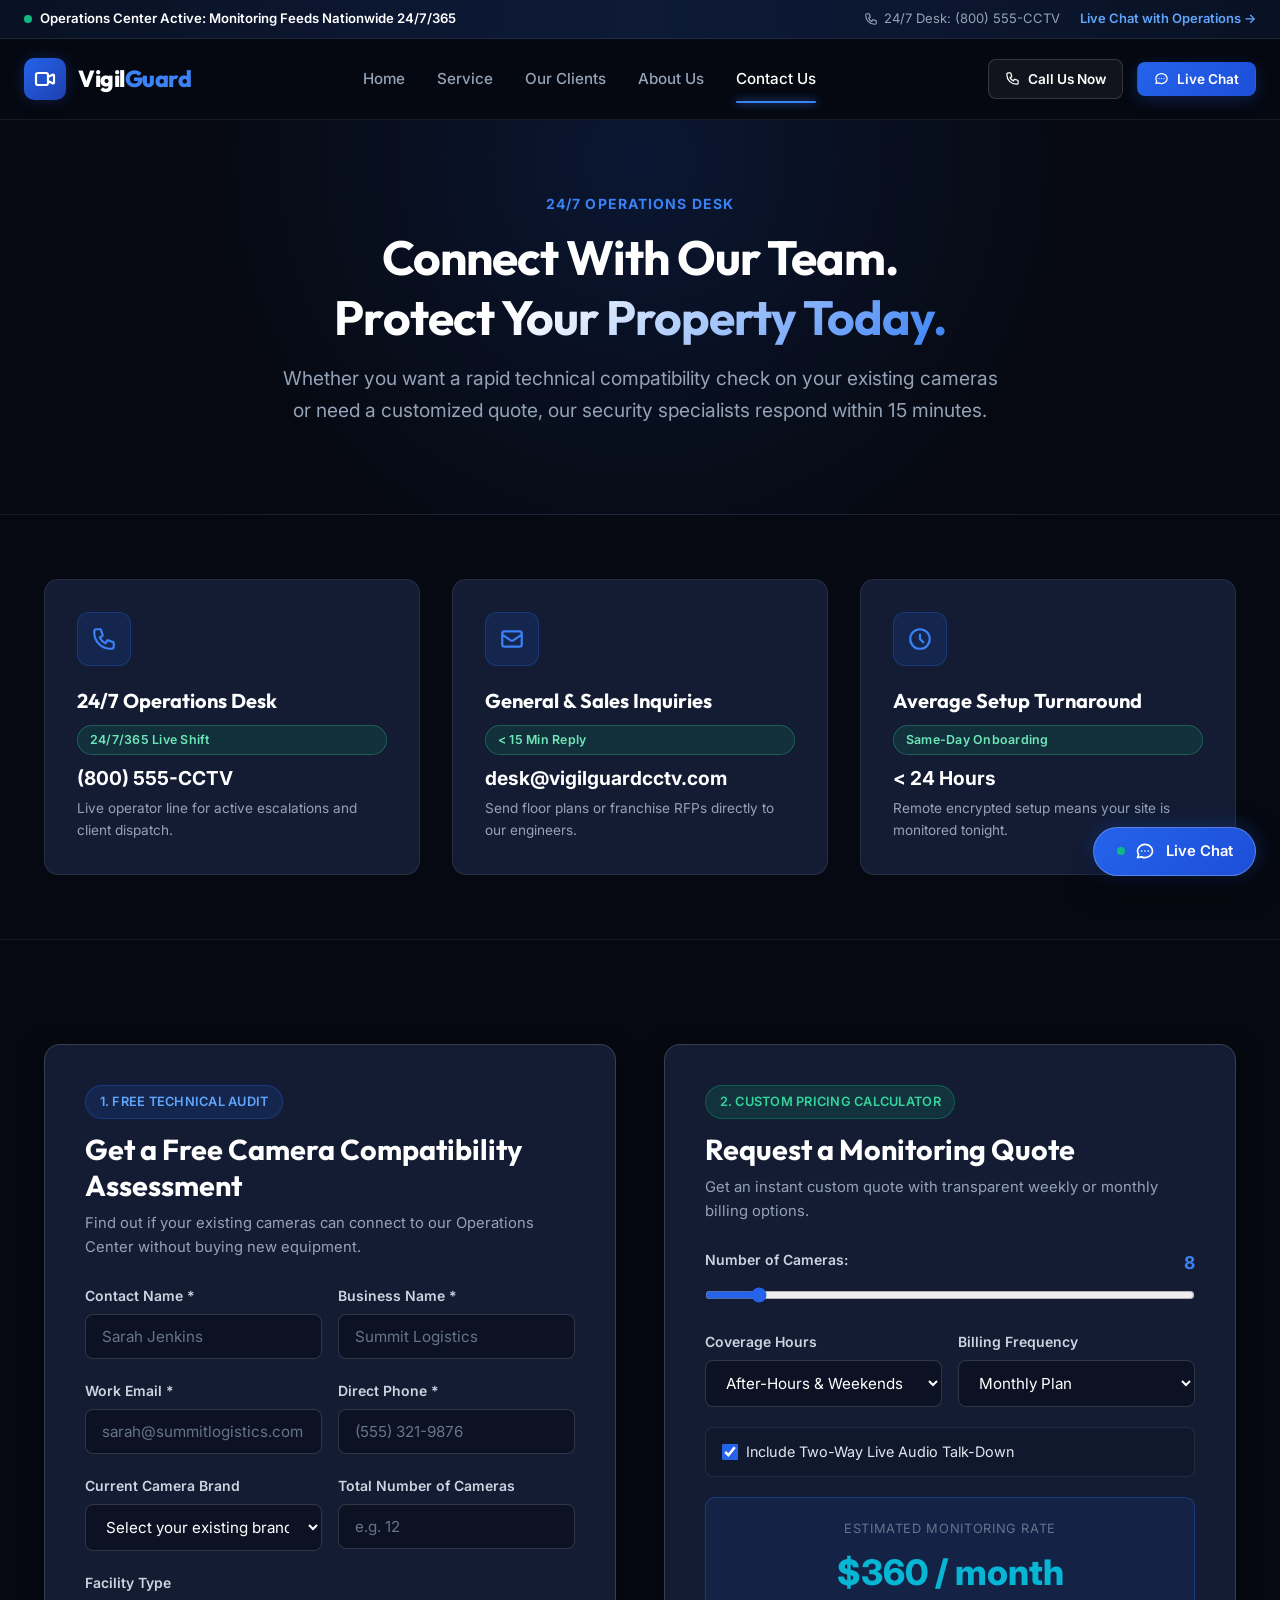
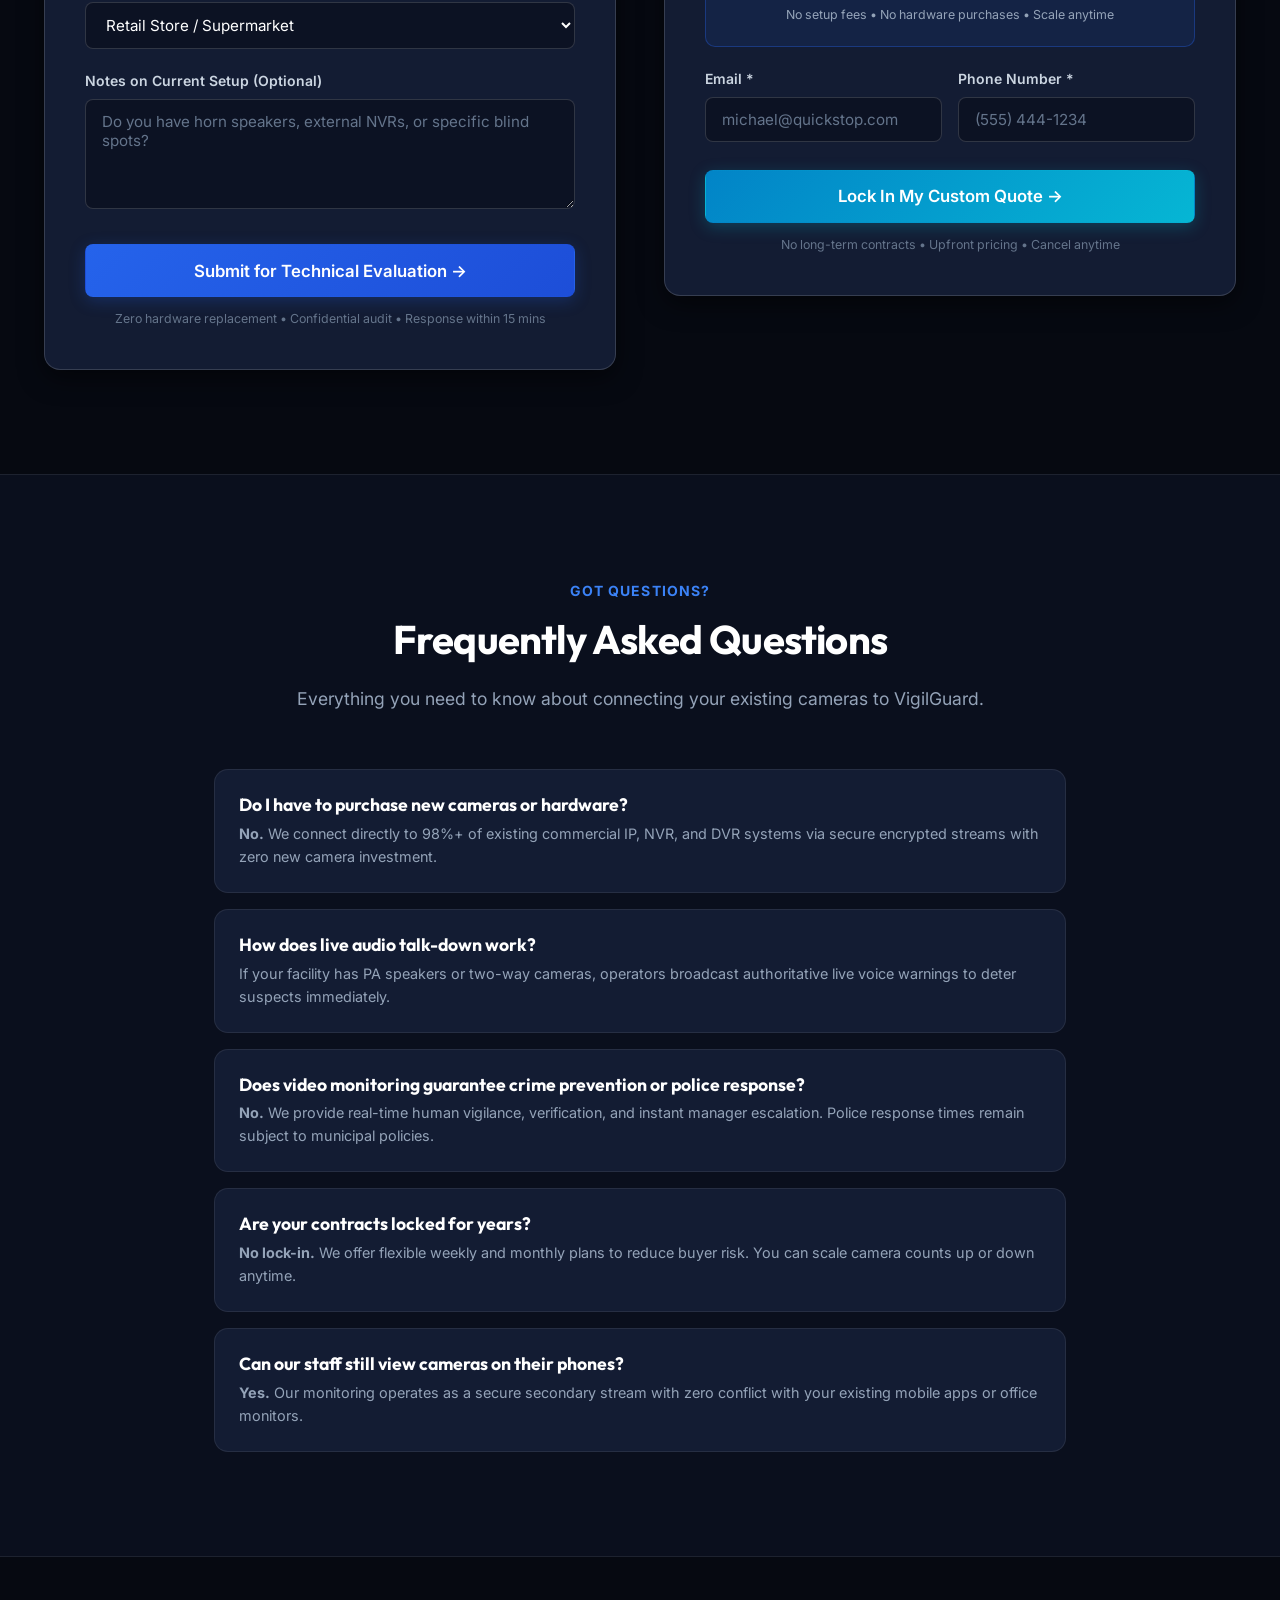
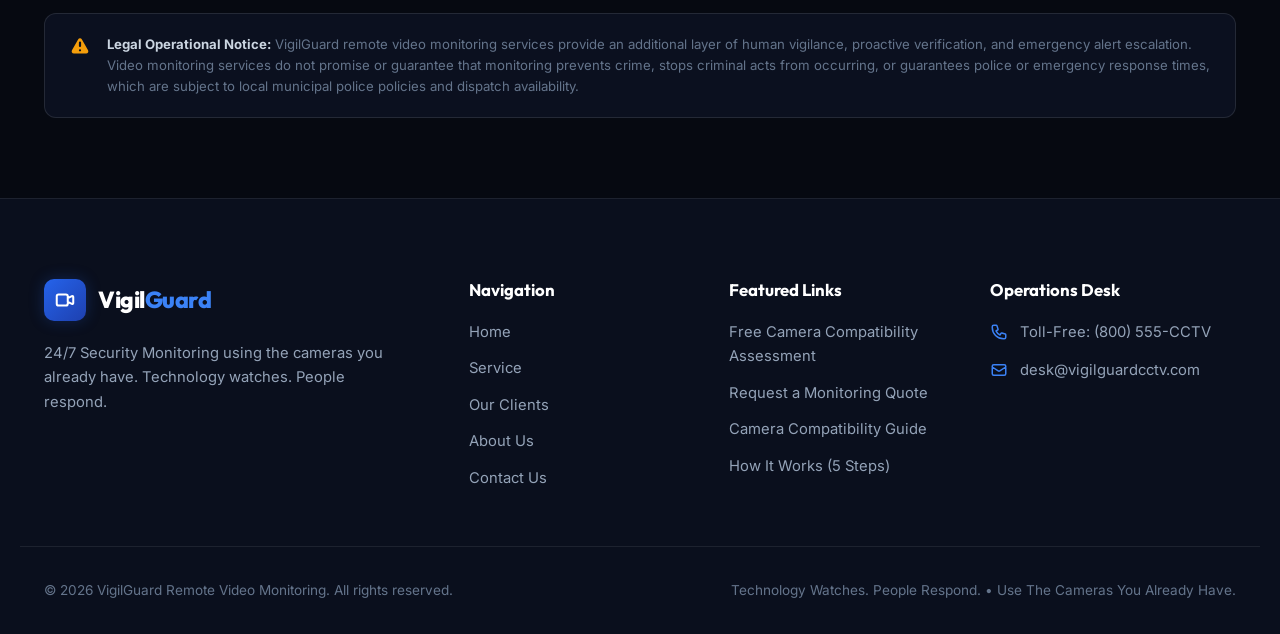
<file: contact.html>
<!DOCTYPE html>
<html lang="en">
<head>
  <meta charset="UTF-8">
  <meta name="viewport" content="width=device-width, initial-scale=1.0">
  <title>Contact & Assessment | VigilGuard 24/7 CCTV Video Monitoring</title>
  <meta name="description" content="Get a free camera compatibility assessment or request an instant monitoring quote. 24/7 operations center support for commercial video monitoring.">
  <link rel="preconnect" href="https://fonts.googleapis.com">
  <link rel="preconnect" href="https://fonts.gstatic.com" crossorigin>
  <link href="https://fonts.googleapis.com/css2?family=Inter:wght@400;500;600;700&family=JetBrains+Mono:wght@400;500;600;700&family=Outfit:wght@600;700;800;900&display=swap" rel="stylesheet">
  <link rel="stylesheet" href="assets/css/style.css">
</head>
<body>

  <!-- Top Operational Status Bar -->
  <div class="top-status-bar">
    <div class="container-wide top-status-content">
      <div class="live-indicator">
        <span class="pulse-dot"></span>
        <span>Operations Center Active: Monitoring Feeds Nationwide 24/7/365</span>
      </div>
      <div class="top-links">
        <span class="top-link-item">
          <svg width="14" height="14" fill="none" stroke="currentColor" stroke-width="2" viewBox="0 0 24 24"><path d="M3 5a2 2 0 012-2h3.28a1 1 0 01.948.684l1.498 4.493a1 1 0 01-.502 1.21l-2.257 1.13a11.042 11.042 0 005.516 5.516l1.13-2.257a1 1 0 011.21-.502l4.493 1.498a1 1 0 01.684.949V19a2 2 0 01-2 2h-1C9.716 21 3 14.284 3 6V5z"/></svg>
          24/7 Desk: (800) 555-CCTV
        </span>
        <a href="#" class="top-link-item open-chat-modal" style="color: #60a5fa; font-weight: 600;">
          Live Chat with Operations &rarr;
        </a>
      </div>
    </div>
  </div>

  <!-- Header & Navigation -->
  <header class="site-header">
    <div class="container-wide header-container">
      <a href="index.html" class="brand-logo">
        <div class="brand-logo-icon">
          <svg width="24" height="24" fill="none" stroke="currentColor" stroke-width="2.2" viewBox="0 0 24 24"><path stroke-linecap="round" stroke-linejoin="round" d="M15 10l4.553-2.276A1 1 0 0121 8.618v6.764a1 1 0 01-1.447.894L15 14M5 18h8a2 2 0 002-2V8a2 2 0 00-2-2H5a2 2 0 00-2 2v8a2 2 0 002 2z"/></svg>
        </div>
        <div>Vigil<span>Guard</span></div>
      </a>

      <nav class="nav-menu">
        <a href="index.html" class="nav-link">Home</a>
        <a href="services.html" class="nav-link">Service</a>
        <a href="clients.html" class="nav-link">Our Clients</a>
        <a href="about.html" class="nav-link">About Us</a>
        <a href="contact.html" class="nav-link active">Contact Us</a>
      </nav>

      <div class="header-actions">
        <a href="tel:18005552288" class="btn btn-secondary btn-sm">
          <svg width="15" height="15" fill="none" stroke="currentColor" stroke-width="2" viewBox="0 0 24 24"><path stroke-linecap="round" stroke-linejoin="round" d="M3 5a2 2 0 012-2h3.28a1 1 0 01.948.684l1.498 4.493a1 1 0 01-.502 1.21l-2.257 1.13a11.042 11.042 0 005.516 5.516l1.13-2.257a1 1 0 011.21-.502l4.493 1.498a1 1 0 01.684.949V19a2 2 0 01-2 2h-1C9.716 21 3 14.284 3 6V5z"/></svg>
          Call Us Now
        </a>
        <button class="btn btn-primary btn-sm open-chat-modal">
          <svg width="15" height="15" fill="none" stroke="currentColor" stroke-width="2" viewBox="0 0 24 24"><path stroke-linecap="round" stroke-linejoin="round" d="M8 12h.01M12 12h.01M16 12h.01M21 12c0 4.418-4.03 8-9 8a9.863 9.863 0 01-4.255-.949L3 20l1.395-3.72C3.512 15.042 3 13.574 3 12c0-4.418 4.03-8 9-8s9 3.582 9 8z"/></svg>
          Live Chat
        </button>
      </div>

      <button class="mobile-toggle" aria-label="Toggle Navigation">
        <svg width="28" height="28" fill="none" stroke="currentColor" stroke-width="2" viewBox="0 0 24 24"><path stroke-linecap="round" stroke-linejoin="round" d="M4 6h16M4 12h16M4 18h16"/></svg>
      </button>
    </div>
  </header>

  <!-- Page Hero -->
  <section class="page-hero">
    <div class="container">
      <span class="section-subtitle">24/7 Operations Desk</span>
      <h1 class="page-hero-title">Connect With Our Team. <br><span class="text-gradient">Protect Your Property Today.</span></h1>
      <p class="page-hero-desc">
        Whether you want a rapid technical compatibility check on your existing cameras or need a customized quote, our security specialists respond within 15 minutes.
      </p>
    </div>
  </section>

  <!-- Direct Operations Desk Cards -->
  <section class="section-sm" style="border-bottom: 1px solid var(--border-subtle);">
    <div class="container">
      <div class="grid-3">
        <div class="feature-card">
          <div class="feature-icon-box">
            <svg width="26" height="26" fill="none" stroke="currentColor" stroke-width="2" viewBox="0 0 24 24"><path stroke-linecap="round" stroke-linejoin="round" d="M3 5a2 2 0 012-2h3.28a1 1 0 01.948.684l1.498 4.493a1 1 0 01-.502 1.21l-2.257 1.13a11.042 11.042 0 005.516 5.516l1.13-2.257a1 1 0 011.21-.502l4.493 1.498a1 1 0 01.684.949V19a2 2 0 01-2 2h-1C9.716 21 3 14.284 3 6V5z"/></svg>
          </div>
          <h3>24/7 Operations Desk</h3>
          <span class="metric-pill pill-green" style="margin-bottom: 0.5rem;">24/7/365 Live Shift</span>
          <p style="color: var(--text-white); font-weight: 700; font-size: 1.2rem; margin-bottom: 0.25rem;">(800) 555-CCTV</p>
          <p style="font-size: 0.85rem;">Live operator line for active escalations and client dispatch.</p>
        </div>

        <div class="feature-card">
          <div class="feature-icon-box">
            <svg width="26" height="26" fill="none" stroke="currentColor" stroke-width="2" viewBox="0 0 24 24"><path stroke-linecap="round" stroke-linejoin="round" d="M3 8l7.89 5.26a2 2 0 002.22 0L21 8M5 19h14a2 2 0 002-2V7a2 2 0 00-2-2H5a2 2 0 00-2 2v10a2 2 0 002 2z"/></svg>
          </div>
          <h3>General & Sales Inquiries</h3>
          <span class="metric-pill pill-green" style="margin-bottom: 0.5rem;">&lt; 15 Min Reply</span>
          <p style="color: var(--text-white); font-weight: 700; font-size: 1.2rem; margin-bottom: 0.25rem;">desk@vigilguardcctv.com</p>
          <p style="font-size: 0.85rem;">Send floor plans or franchise RFPs directly to our engineers.</p>
        </div>

        <div class="feature-card">
          <div class="feature-icon-box">
            <svg width="26" height="26" fill="none" stroke="currentColor" stroke-width="2" viewBox="0 0 24 24"><path stroke-linecap="round" stroke-linejoin="round" d="M12 8v4l3 3m6-3a9 9 0 11-18 0 9 9 0 0118 0z"/></svg>
          </div>
          <h3>Average Setup Turnaround</h3>
          <span class="metric-pill pill-green" style="margin-bottom: 0.5rem;">Same-Day Onboarding</span>
          <p style="color: var(--text-white); font-weight: 700; font-size: 1.2rem; margin-bottom: 0.25rem;">&lt; 24 Hours</p>
          <p style="font-size: 0.85rem;">Remote encrypted setup means your site is monitored tonight.</p>
        </div>
      </div>
    </div>
  </section>

  <!-- Interactive Hub: Dual Forms -->
  <section class="section">
    <div class="container">
      <div class="grid-2" style="gap: 3rem; align-items: flex-start;">
        
        <!-- Form 1: Free Camera Compatibility Assessment -->
        <div id="assessment-form-section" style="background: var(--bg-card); border: 1px solid var(--border-light); border-radius: 16px; padding: 2.5rem; box-shadow: var(--shadow-md);">
          <div class="badge badge-blue" style="margin-bottom: 0.75rem;">1. Free Technical Audit</div>
          <h2 style="font-size: 1.8rem; margin-bottom: 0.5rem;">Get a Free Camera Compatibility Assessment</h2>
          <p style="color: var(--text-muted); font-size: 0.925rem; margin-bottom: 1.5rem;">
            Find out if your existing cameras can connect to our Operations Center without buying new equipment.
          </p>

          <form data-lead-form>
            <div class="grid-2" style="gap: 1rem;">
              <div class="form-group">
                <label class="form-label">Contact Name *</label>
                <input type="text" class="form-control" placeholder="Sarah Jenkins" required>
              </div>
              <div class="form-group">
                <label class="form-label">Business Name *</label>
                <input type="text" class="form-control" placeholder="Summit Logistics" required>
              </div>
            </div>

            <div class="grid-2" style="gap: 1rem;">
              <div class="form-group">
                <label class="form-label">Work Email *</label>
                <input type="email" class="form-control" placeholder="sarah@summitlogistics.com" required>
              </div>
              <div class="form-group">
                <label class="form-label">Direct Phone *</label>
                <input type="tel" class="form-control" placeholder="(555) 321-9876" required>
              </div>
            </div>

            <div class="grid-2" style="gap: 1rem;">
              <div class="form-group">
                <label class="form-label">Current Camera Brand</label>
                <select class="form-control" required>
                  <option value="">Select your existing brand...</option>
                  <option value="Hikvision">Hikvision (IP / Turbo HD)</option>
                  <option value="Dahua">Dahua Technology</option>
                  <option value="Axis">Axis Communications</option>
                  <option value="Lorex">Lorex Commercial</option>
                  <option value="Uniview">Uniview (UNV)</option>
                  <option value="Reolink">Reolink</option>
                  <option value="Ubiquiti">Ubiquiti Protect</option>
                  <option value="Other-ONVIF">Generic ONVIF / RTSP</option>
                  <option value="Not-Sure">Not sure (we'll check for you)</option>
                </select>
              </div>
              <div class="form-group">
                <label class="form-label">Total Number of Cameras</label>
                <input type="number" class="form-control" min="1" max="500" placeholder="e.g. 12" required>
              </div>
            </div>

            <div class="form-group">
              <label class="form-label">Facility Type</label>
              <select class="form-control">
                <option value="retail">Retail Store / Supermarket</option>
                <option value="gas-station">Gas Station / Convenience Store</option>
                <option value="warehouse">Warehouse / Logistics Yard</option>
                <option value="showroom">Showroom / Dealership</option>
                <option value="multi-site">Multi-Site Franchise</option>
                <option value="other">Other Commercial Facility</option>
              </select>
            </div>

            <div class="form-group">
              <label class="form-label">Notes on Current Setup (Optional)</label>
              <textarea class="form-control" placeholder="Do you have horn speakers, external NVRs, or specific blind spots?"></textarea>
            </div>

            <button type="submit" class="btn btn-primary btn-full btn-lg" style="margin-top: 0.5rem;">
              Submit for Technical Evaluation &rarr;
            </button>
            <p style="font-size: 0.775rem; color: var(--text-dim); text-align: center; margin-top: 0.75rem;">
              Zero hardware replacement &bull; Confidential audit &bull; Response within 15 mins
            </p>
          </form>
        </div>

        <!-- Form 2: Request a Monitoring Quote & Interactive Calculator -->
        <div id="quote-form-section" style="background: var(--bg-card); border: 1px solid var(--border-light); border-radius: 16px; padding: 2.5rem; box-shadow: var(--shadow-md);">
          <div class="badge badge-green" style="margin-bottom: 0.75rem;">2. Custom Pricing Calculator</div>
          <h2 style="font-size: 1.8rem; margin-bottom: 0.5rem;">Request a Monitoring Quote</h2>
          <p style="color: var(--text-muted); font-size: 0.925rem; margin-bottom: 1.5rem;">
            Get an instant custom quote with transparent weekly or monthly billing options.
          </p>

          <form data-lead-form>
            <div class="form-group">
              <label class="form-label" style="display: flex; justify-content: space-between;">
                <span>Number of Cameras:</span>
                <span id="quote-camera-count" style="font-weight: 700; color: var(--primary-light); font-size: 1.1rem;">8</span>
              </label>
              <input type="range" id="quote-camera-range" min="2" max="64" value="8" step="1" style="width: 100%; accent-color: var(--primary);">
            </div>

            <div class="grid-2" style="gap: 1rem;">
              <div class="form-group">
                <label class="form-label">Coverage Hours</label>
                <select id="quote-tier-select" class="form-control">
                  <option value="after-hours">After-Hours & Weekends</option>
                  <option value="24-7">24/7 Continuous Watch</option>
                  <option value="perimeter">Perimeter & Gate Focused</option>
                </select>
              </div>
              <div class="form-group">
                <label class="form-label">Billing Frequency</label>
                <select id="quote-billing-freq" class="form-control">
                  <option value="monthly">Monthly Plan</option>
                  <option value="weekly">Weekly Plan</option>
                </select>
              </div>
            </div>

            <div class="form-group" style="background: rgba(15, 23, 42, 0.6); padding: 0.75rem 1rem; border-radius: 8px; border: 1px solid var(--border-subtle);">
              <label style="display: flex; align-items: center; gap: 0.5rem; cursor: pointer; margin: 0; font-size: 0.9rem;">
                <input type="checkbox" id="quote-talkdown-addon" checked style="accent-color: var(--primary); width: 16px; height: 16px;">
                <span>Include Two-Way Live Audio Talk-Down</span>
              </label>
            </div>

            <!-- Dynamic Cost Calculation Box -->
            <div style="background: rgba(37, 99, 235, 0.1); border: 1px solid var(--border-glow); border-radius: 10px; padding: 1.25rem; text-align: center; margin: 1.25rem 0;">
              <div style="font-size: 0.8rem; color: var(--text-dim); text-transform: uppercase; letter-spacing: 0.05em;">Estimated Monitoring Rate</div>
              <div id="quote-estimated-val" style="font-family: var(--font-heading); font-size: 2.2rem; font-weight: 800; color: var(--accent-cyan); margin: 0.25rem 0;">
                $360 / month
              </div>
              <div style="font-size: 0.775rem; color: var(--text-muted);">No setup fees &bull; No hardware purchases &bull; Scale anytime</div>
            </div>

            <div class="grid-2" style="gap: 1rem;">
              <div class="form-group">
                <label class="form-label">Email *</label>
                <input type="email" class="form-control" placeholder="michael@quickstop.com" required>
              </div>
              <div class="form-group">
                <label class="form-label">Phone Number *</label>
                <input type="tel" class="form-control" placeholder="(555) 444-1234" required>
              </div>
            </div>

            <button type="submit" class="btn btn-accent btn-full btn-lg" style="margin-top: 0.5rem;">
              Lock In My Custom Quote &rarr;
            </button>
            <p style="font-size: 0.775rem; color: var(--text-dim); text-align: center; margin-top: 0.75rem;">
              No long-term contracts &bull; Upfront pricing &bull; Cancel anytime
            </p>
          </form>
        </div>

      </div>
    </div>
  </section>

  <!-- Frequently Asked Questions -->
  <section class="section" style="background: var(--bg-darker); border-top: 1px solid var(--border-subtle); border-bottom: 1px solid var(--border-subtle);">
    <div class="container" style="max-width: 900px;">
      <div class="section-title-wrap">
        <span class="section-subtitle">Got Questions?</span>
        <h2 class="section-heading">Frequently Asked Questions</h2>
        <p class="section-desc">
          Everything you need to know about connecting your existing cameras to VigilGuard.
        </p>
      </div>

      <div style="display: flex; flex-direction: column; gap: 1rem;">
        <div class="feature-card" style="padding: 1.5rem;">
          <h3 style="font-size: 1.1rem; margin-bottom: 0.35rem;">Do I have to purchase new cameras or hardware?</h3>
          <p style="font-size: 0.9rem; margin: 0; color: var(--text-muted);"><strong>No.</strong> We connect directly to 98%+ of existing commercial IP, NVR, and DVR systems via secure encrypted streams with zero new camera investment.</p>
        </div>

        <div class="feature-card" style="padding: 1.5rem;">
          <h3 style="font-size: 1.1rem; margin-bottom: 0.35rem;">How does live audio talk-down work?</h3>
          <p style="font-size: 0.9rem; margin: 0; color: var(--text-muted);">If your facility has PA speakers or two-way cameras, operators broadcast authoritative live voice warnings to deter suspects immediately.</p>
        </div>

        <div class="feature-card" style="padding: 1.5rem;">
          <h3 style="font-size: 1.1rem; margin-bottom: 0.35rem;">Does video monitoring guarantee crime prevention or police response?</h3>
          <p style="font-size: 0.9rem; margin: 0; color: var(--text-muted);"><strong>No.</strong> We provide real-time human vigilance, verification, and instant manager escalation. Police response times remain subject to municipal policies.</p>
        </div>

        <div class="feature-card" style="padding: 1.5rem;">
          <h3 style="font-size: 1.1rem; margin-bottom: 0.35rem;">Are your contracts locked for years?</h3>
          <p style="font-size: 0.9rem; margin: 0; color: var(--text-muted);"><strong>No lock-in.</strong> We offer flexible weekly and monthly plans to reduce buyer risk. You can scale camera counts up or down anytime.</p>
        </div>

        <div class="feature-card" style="padding: 1.5rem;">
          <h3 style="font-size: 1.1rem; margin-bottom: 0.35rem;">Can our staff still view cameras on their phones?</h3>
          <p style="font-size: 0.9rem; margin: 0; color: var(--text-muted);"><strong>Yes.</strong> Our monitoring operates as a secure secondary stream with zero conflict with your existing mobile apps or office monitors.</p>
        </div>
      </div>
    </div>
  </section>

  <!-- Mandatory Legal Compliance & Crime Prevention Disclaimer -->
  <div class="container" style="margin-top: 3.5rem;">
    <div class="compliance-disclaimer-box">
      <svg class="compliance-icon" width="22" height="22" fill="currentColor" viewBox="0 0 20 20"><path fill-rule="evenodd" d="M8.257 3.099c.765-1.36 2.722-1.36 3.486 0l5.58 9.92c.75 1.334-.213 2.98-1.742 2.98H4.42c-1.53 0-2.493-1.646-1.743-2.98l5.58-9.92zM11 13a1 1 0 11-2 0 1 1 0 012 0zm-1-8a1 1 0 00-1 1v3a1 1 0 002 0V6a1 1 0 00-1-1z" clip-rule="evenodd"/></svg>
      <div>
        <strong>Legal Operational Notice:</strong> VigilGuard remote video monitoring services provide an additional layer of human vigilance, proactive verification, and emergency alert escalation. Video monitoring services do not promise or guarantee that monitoring prevents crime, stops criminal acts from occurring, or guarantees police or emergency response times, which are subject to local municipal police policies and dispatch availability.
      </div>
    </div>
  </div>

  <!-- Site Footer -->
  <footer class="site-footer" style="margin-top: 5rem;">
    <div class="container footer-grid">
      <div class="footer-brand">
        <a href="index.html" class="brand-logo">
          <div class="brand-logo-icon">
            <svg width="22" height="22" fill="none" stroke="currentColor" stroke-width="2.2" viewBox="0 0 24 24"><path stroke-linecap="round" stroke-linejoin="round" d="M15 10l4.553-2.276A1 1 0 0121 8.618v6.764a1 1 0 01-1.447.894L15 14M5 18h8a2 2 0 002-2V8a2 2 0 00-2-2H5a2 2 0 00-2 2v8a2 2 0 002 2z"/></svg>
          </div>
          <div>Vigil<span>Guard</span></div>
        </a>
        <p>
          24/7 Security Monitoring using the cameras you already have. Technology watches. People respond.
        </p>
      </div>

      <div>
        <h4 class="footer-col-title">Navigation</h4>
        <ul class="footer-links-list">
          <li><a href="index.html" class="footer-link">Home</a></li>
          <li><a href="services.html" class="footer-link">Service</a></li>
          <li><a href="clients.html" class="footer-link">Our Clients</a></li>
          <li><a href="about.html" class="footer-link">About Us</a></li>
          <li><a href="contact.html" class="footer-link">Contact Us</a></li>
        </ul>
      </div>

      <div>
        <h4 class="footer-col-title">Featured Links</h4>
        <ul class="footer-links-list">
          <li><a href="#assessment-form-section" class="footer-link">Free Camera Compatibility Assessment</a></li>
          <li><a href="#quote-form-section" class="footer-link">Request a Monitoring Quote</a></li>
          <li><a href="services.html#compatibility" class="footer-link">Camera Compatibility Guide</a></li>
          <li><a href="services.html#steps" class="footer-link">How It Works (5 Steps)</a></li>
        </ul>
      </div>

      <div>
        <h4 class="footer-col-title">Operations Desk</h4>
        <div class="footer-contact-item">
          <svg width="18" height="18" fill="none" stroke="currentColor" stroke-width="2" viewBox="0 0 24 24"><path stroke-linecap="round" stroke-linejoin="round" d="M3 5a2 2 0 012-2h3.28a1 1 0 01.948.684l1.498 4.493a1 1 0 01-.502 1.21l-2.257 1.13a11.042 11.042 0 005.516 5.516l1.13-2.257a1 1 0 011.21-.502l4.493 1.498a1 1 0 01.684.949V19a2 2 0 01-2 2h-1C9.716 21 3 14.284 3 6V5z"/></svg>
          <span>Toll-Free: (800) 555-CCTV</span>
        </div>
        <div class="footer-contact-item">
          <svg width="18" height="18" fill="none" stroke="currentColor" stroke-width="2" viewBox="0 0 24 24"><path stroke-linecap="round" stroke-linejoin="round" d="M3 8l7.89 5.26a2 2 0 002.22 0L21 8M5 19h14a2 2 0 002-2V7a2 2 0 00-2-2H5a2 2 0 00-2 2v10a2 2 0 002 2z"/></svg>
          <span>desk@vigilguardcctv.com</span>
        </div>
      </div>
    </div>

    <div class="container footer-bottom">
      <div>&copy; 2026 VigilGuard Remote Video Monitoring. All rights reserved.</div>
      <div>Technology Watches. People Respond. &bull; Use The Cameras You Already Have.</div>
    </div>
  </footer>

  <!-- FLOATING LIVE CHAT BUTTON -->
  <button class="floating-chat-btn open-chat-modal" aria-label="Open 24/7 Live Chat">
    <span class="pulse-dot"></span>
    <svg width="20" height="20" fill="none" stroke="currentColor" stroke-width="2" viewBox="0 0 24 24"><path stroke-linecap="round" stroke-linejoin="round" d="M8 12h.01M12 12h.01M16 12h.01M21 12c0 4.418-4.03 8-9 8a9.863 9.863 0 01-4.255-.949L3 20l1.395-3.72C3.512 15.042 3 13.574 3 12c0-4.418 4.03-8 9-8s9 3.582 9 8z"/></svg>
    <span>Live Chat</span>
  </button>

  <!-- MODAL: 24/7 Live Operations Desk Chat -->
  <div class="modal-overlay" id="modal-chat" role="dialog" aria-modal="true">
    <div class="modal-content" style="max-width: 520px; padding: 1.5rem;">
      <button class="modal-close-btn" aria-label="Close modal">&times;</button>
      <div class="chat-window">
        <div class="chat-header-bar">
          <div class="chat-agent-info">
            <div class="chat-agent-avatar">
              <svg width="22" height="22" fill="none" stroke="currentColor" stroke-width="2" viewBox="0 0 24 24"><path stroke-linecap="round" stroke-linejoin="round" d="M16 7a4 4 0 11-8 0 4 4 0 018 0zM12 14a7 7 0 00-7 7h14a7 7 0 00-7-7z"/></svg>
              <span class="status-dot"></span>
            </div>
            <div>
              <div style="font-size: 1rem; font-weight: 700; color: var(--text-white);">SOC Watch Commander</div>
              <div style="font-size: 0.775rem; color: #34d399; display: flex; align-items: center; gap: 0.35rem;">
                <span class="pulse-dot" style="width: 6px; height: 6px;"></span>
                Online &bull; 24/7 Remote Monitoring Desk
              </div>
            </div>
          </div>
          <a href="tel:18005552288" class="btn btn-primary btn-sm" style="padding: 0.4rem 0.8rem; font-size: 0.8rem;">Call Us</a>
        </div>
        <div class="chat-messages-container" id="chat-messages">
          <div class="chat-bubble chat-bubble-operator">
            👋 <strong>Welcome to VigilGuard Operations Desk.</strong> I am actively monitoring live security feeds on shift. How can we assist you with your security cameras today?
          </div>
        </div>
        <div class="chat-chips-wrap">
          <button class="chat-chip" data-msg="Can I monitor my existing camera system?">🔍 Check My Cameras</button>
          <button class="chat-chip" data-msg="What are your weekly and monthly pricing plans?">💰 Pricing Plans</button>
          <button class="chat-chip" data-msg="I would like to speak with an operator now.">📞 Speak with Operator</button>
        </div>
        <div class="chat-input-box">
          <input type="text" id="chat-user-input" class="form-control" placeholder="Type a message or ask a question..." style="font-size: 0.875rem;">
          <button id="chat-send-btn" class="btn btn-primary" style="padding: 0.75rem 1.2rem;">
            <svg width="18" height="18" fill="none" stroke="currentColor" stroke-width="2" viewBox="0 0 24 24"><path stroke-linecap="round" stroke-linejoin="round" d="M14 5l7 7m0 0l-7 7m7-7H3"/></svg>
          </button>
        </div>
      </div>
    </div>
  </div>

  <script src="assets/js/main.js"></script>
</body>
</html>
</file>
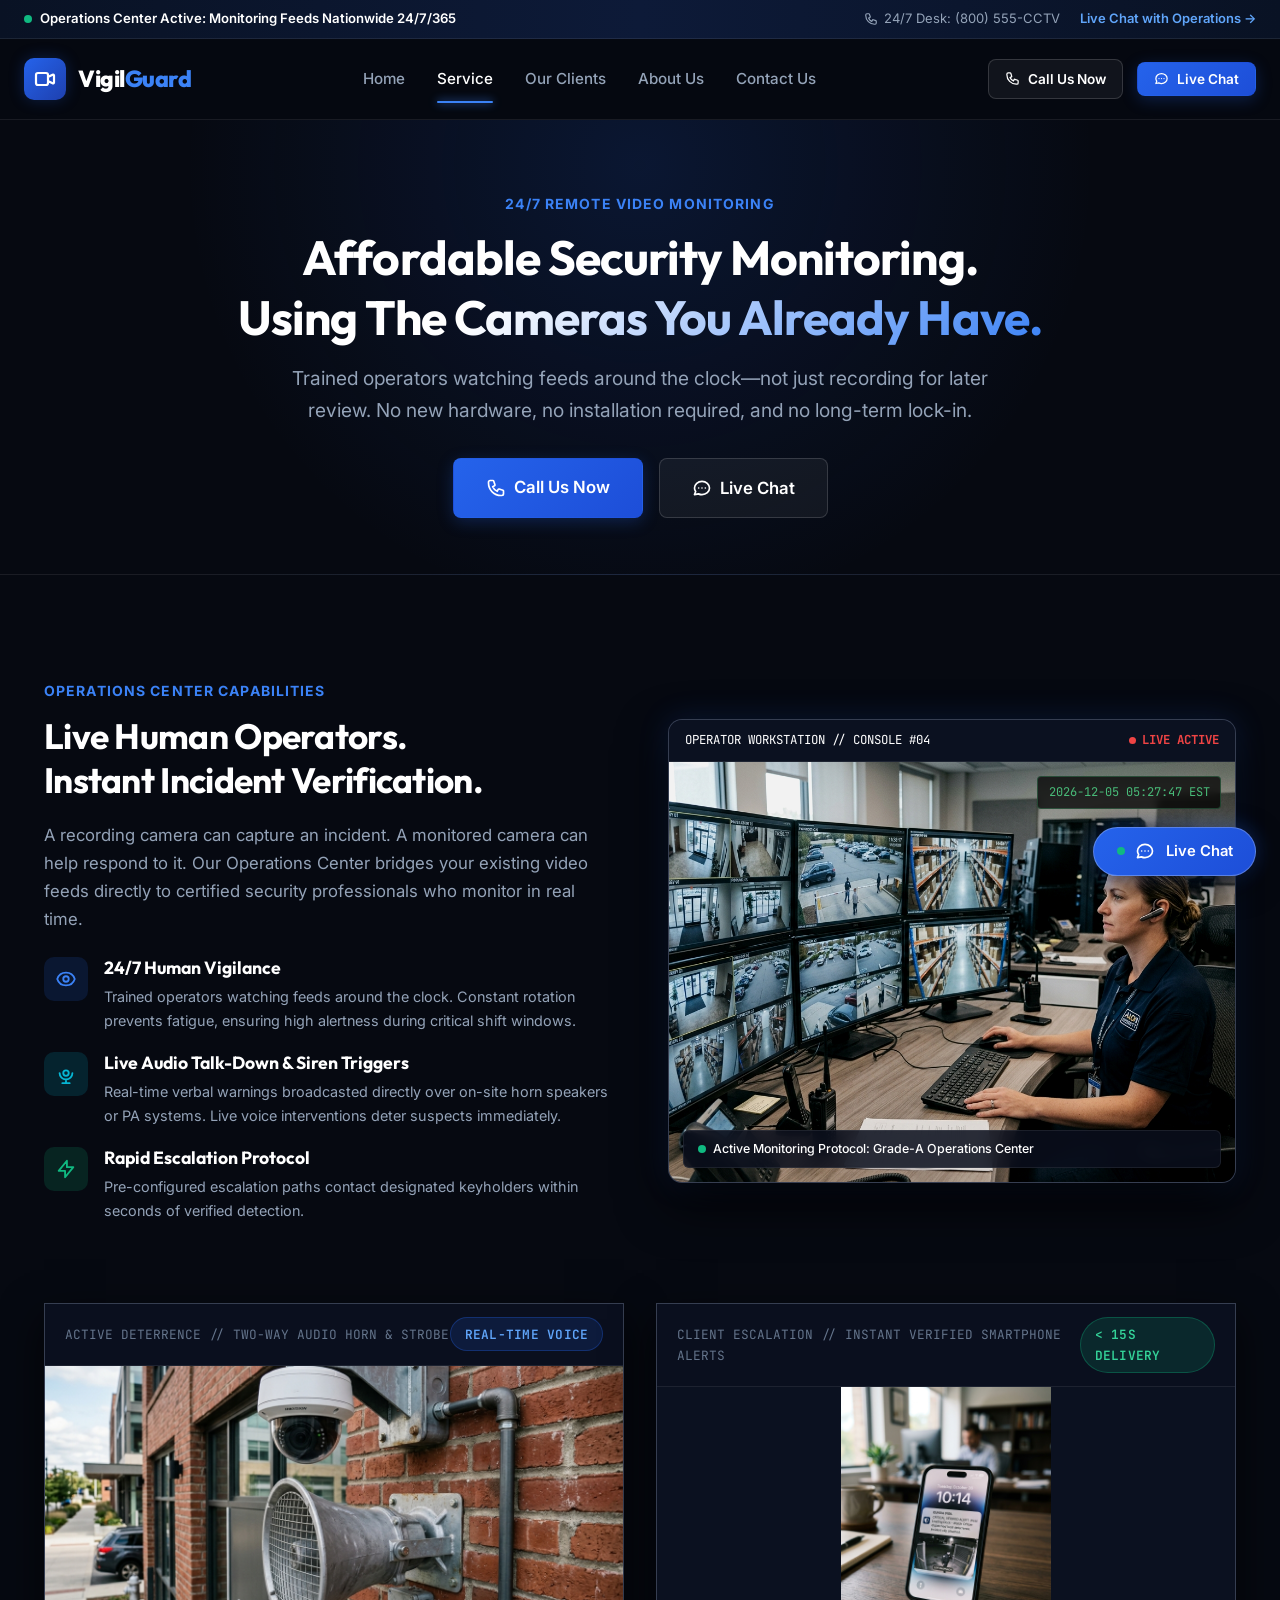
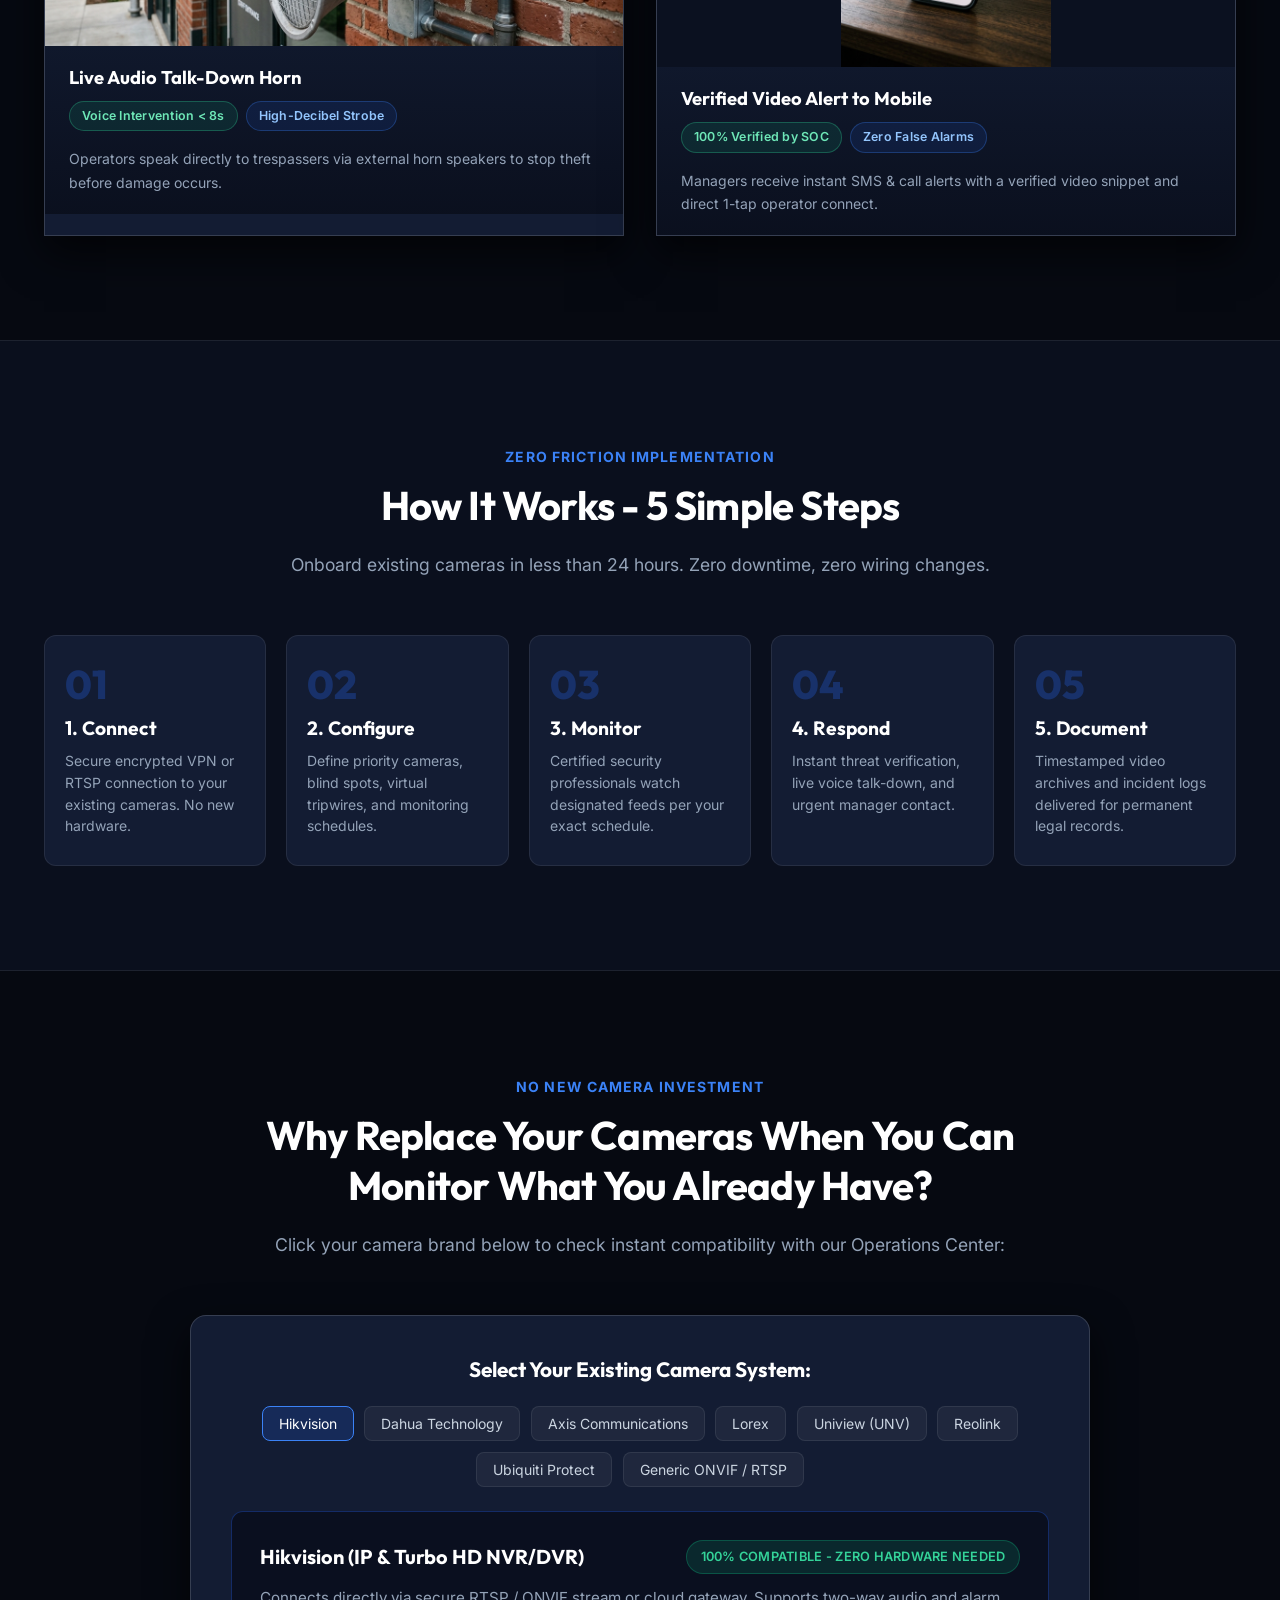
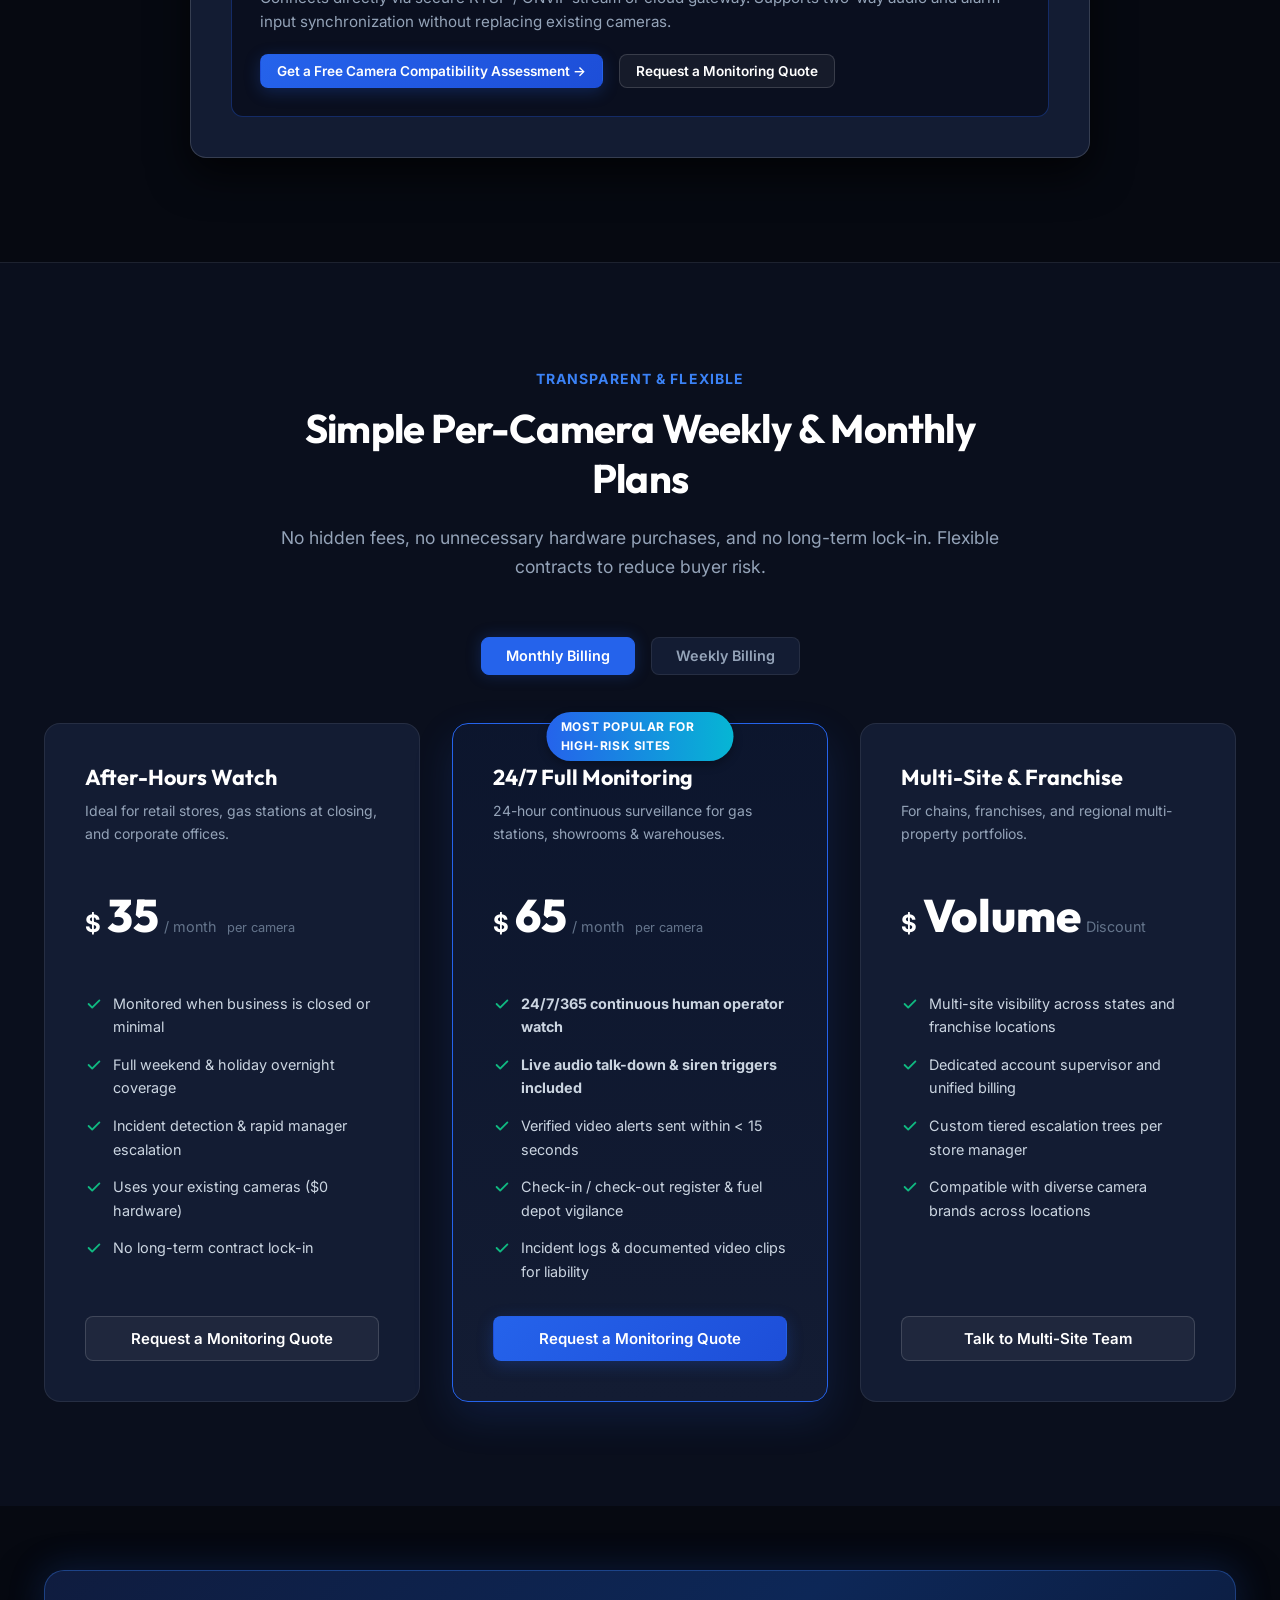
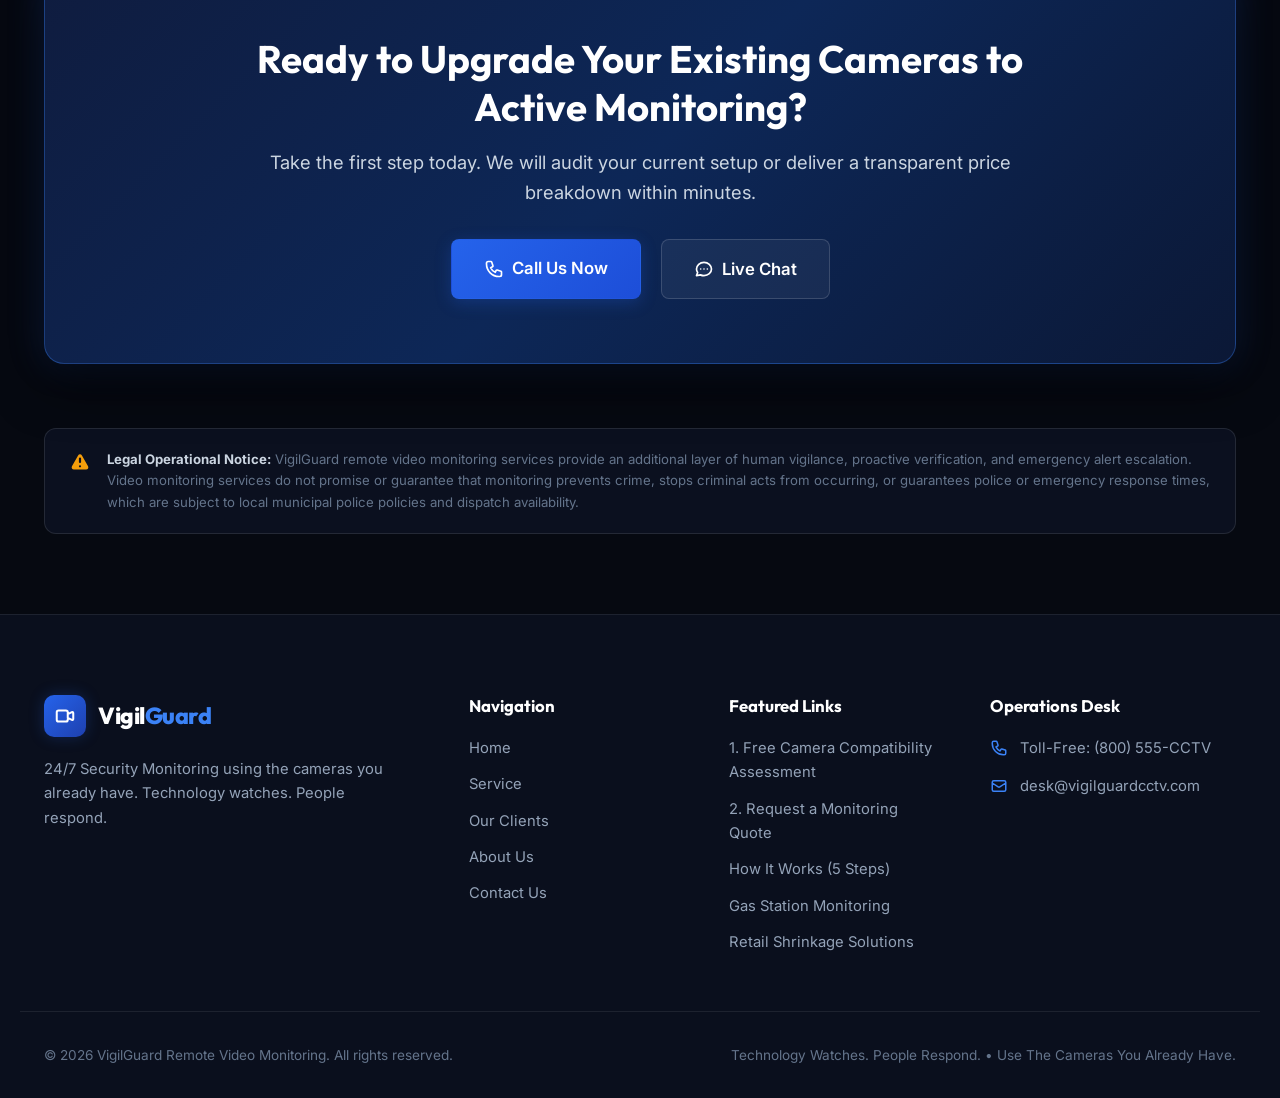
<file: services.html>
<!DOCTYPE html>
<html lang="en">
<head>
  <meta charset="UTF-8">
  <meta name="viewport" content="width=device-width, initial-scale=1.0">
  <title>Services & Pricing | VigilGuard 24/7 CCTV Remote Video Monitoring</title>
  <meta name="description" content="Affordable 24/7 remote video monitoring using the cameras you already have. Live human operators, two-way audio talkdown, transparent weekly and monthly pricing.">
  <link rel="preconnect" href="https://fonts.googleapis.com">
  <link rel="preconnect" href="https://fonts.gstatic.com" crossorigin>
  <link href="https://fonts.googleapis.com/css2?family=Inter:wght@400;500;600;700&family=JetBrains+Mono:wght@400;500;600;700&family=Outfit:wght@600;700;800;900&display=swap" rel="stylesheet">
  <link rel="stylesheet" href="assets/css/style.css">
</head>
<body>

  <!-- Top Operational Status Bar -->
  <div class="top-status-bar">
    <div class="container-wide top-status-content">
      <div class="live-indicator">
        <span class="pulse-dot"></span>
        <span>Operations Center Active: Monitoring Feeds Nationwide 24/7/365</span>
      </div>
      <div class="top-links">
        <span class="top-link-item">
          <svg width="14" height="14" fill="none" stroke="currentColor" stroke-width="2" viewBox="0 0 24 24"><path d="M3 5a2 2 0 012-2h3.28a1 1 0 01.948.684l1.498 4.493a1 1 0 01-.502 1.21l-2.257 1.13a11.042 11.042 0 005.516 5.516l1.13-2.257a1 1 0 011.21-.502l4.493 1.498a1 1 0 01.684.949V19a2 2 0 01-2 2h-1C9.716 21 3 14.284 3 6V5z"/></svg>
          24/7 Desk: (800) 555-CCTV
        </span>
        <a href="#" class="top-link-item open-chat-modal" style="color: #60a5fa; font-weight: 600;">
          Live Chat with Operations &rarr;
        </a>
      </div>
    </div>
  </div>

  <!-- Header & Navigation -->
  <header class="site-header">
    <div class="container-wide header-container">
      <a href="index.html" class="brand-logo">
        <div class="brand-logo-icon">
          <svg width="24" height="24" fill="none" stroke="currentColor" stroke-width="2.2" viewBox="0 0 24 24"><path stroke-linecap="round" stroke-linejoin="round" d="M15 10l4.553-2.276A1 1 0 0121 8.618v6.764a1 1 0 01-1.447.894L15 14M5 18h8a2 2 0 002-2V8a2 2 0 00-2-2H5a2 2 0 00-2 2v8a2 2 0 002 2z"/></svg>
        </div>
        <div>Vigil<span>Guard</span></div>
      </a>

      <nav class="nav-menu">
        <a href="index.html" class="nav-link">Home</a>
        <a href="services.html" class="nav-link active">Service</a>
        <a href="clients.html" class="nav-link">Our Clients</a>
        <a href="about.html" class="nav-link">About Us</a>
        <a href="contact.html" class="nav-link">Contact Us</a>
      </nav>

      <div class="header-actions">
        <a href="tel:18005552288" class="btn btn-secondary btn-sm">
          <svg width="15" height="15" fill="none" stroke="currentColor" stroke-width="2" viewBox="0 0 24 24"><path stroke-linecap="round" stroke-linejoin="round" d="M3 5a2 2 0 012-2h3.28a1 1 0 01.948.684l1.498 4.493a1 1 0 01-.502 1.21l-2.257 1.13a11.042 11.042 0 005.516 5.516l1.13-2.257a1 1 0 011.21-.502l4.493 1.498a1 1 0 01.684.949V19a2 2 0 01-2 2h-1C9.716 21 3 14.284 3 6V5z"/></svg>
          Call Us Now
        </a>
        <button class="btn btn-primary btn-sm open-chat-modal">
          <svg width="15" height="15" fill="none" stroke="currentColor" stroke-width="2" viewBox="0 0 24 24"><path stroke-linecap="round" stroke-linejoin="round" d="M8 12h.01M12 12h.01M16 12h.01M21 12c0 4.418-4.03 8-9 8a9.863 9.863 0 01-4.255-.949L3 20l1.395-3.72C3.512 15.042 3 13.574 3 12c0-4.418 4.03-8 9-8s9 3.582 9 8z"/></svg>
          Live Chat
        </button>
      </div>

      <button class="mobile-toggle" aria-label="Toggle Navigation">
        <svg width="28" height="28" fill="none" stroke="currentColor" stroke-width="2" viewBox="0 0 24 24"><path stroke-linecap="round" stroke-linejoin="round" d="M4 6h16M4 12h16M4 18h16"/></svg>
      </button>
    </div>
  </header>

  <!-- Page Hero -->
  <section class="page-hero">
    <div class="container">
      <span class="section-subtitle">24/7 Remote Video Monitoring</span>
      <h1 class="page-hero-title">Affordable Security Monitoring. <br><span class="text-gradient">Using The Cameras You Already Have.</span></h1>
      <p class="page-hero-desc">
        Trained operators watching feeds around the clock—not just recording for later review. No new hardware, no installation required, and no long-term lock-in.
      </p>
      <div style="display: flex; justify-content: center; gap: 1rem; flex-wrap: wrap;">
        <a href="tel:18005552288" class="btn btn-primary btn-lg">
          <svg width="20" height="20" fill="none" stroke="currentColor" stroke-width="2" viewBox="0 0 24 24"><path stroke-linecap="round" stroke-linejoin="round" d="M3 5a2 2 0 012-2h3.28a1 1 0 01.948.684l1.498 4.493a1 1 0 01-.502 1.21l-2.257 1.13a11.042 11.042 0 005.516 5.516l1.13-2.257a1 1 0 011.21-.502l4.493 1.498a1 1 0 01.684.949V19a2 2 0 01-2 2h-1C9.716 21 3 14.284 3 6V5z"/></svg>
          Call Us Now
        </a>
        <button class="btn btn-secondary btn-lg open-chat-modal">
          <svg width="20" height="20" fill="none" stroke="currentColor" stroke-width="2" viewBox="0 0 24 24"><path stroke-linecap="round" stroke-linejoin="round" d="M8 12h.01M12 12h.01M16 12h.01M21 12c0 4.418-4.03 8-9 8a9.863 9.863 0 01-4.255-.949L3 20l1.395-3.72C3.512 15.042 3 13.574 3 12c0-4.418 4.03-8 9-8s9 3.582 9 8z"/></svg>
          Live Chat
        </button>
      </div>
    </div>
  </section>

  <!-- Core Services Detail with Operator Image -->
  <section class="section">
    <div class="container">
      <div class="grid-2" style="align-items: center; gap: 3.5rem; margin-bottom: 5rem;">
        <div>
          <span class="section-subtitle">Operations Center Capabilities</span>
          <h2 class="section-heading" style="font-size: 2.2rem;">Live Human Operators. <br>Instant Incident Verification.</h2>
          <p style="color: var(--text-muted); font-size: 1.05rem; margin-bottom: 1.5rem;">
            A recording camera can capture an incident. A monitored camera can help respond to it. Our Operations Center bridges your existing video feeds directly to certified security professionals who monitor in real time.
          </p>

          <div style="display: flex; flex-direction: column; gap: 1.25rem;">
            <div style="display: flex; gap: 1rem;">
              <div style="width: 44px; height: 44px; border-radius: 10px; background: rgba(37, 99, 235, 0.15); color: var(--primary-light); display: flex; align-items: center; justify-content: center; flex-shrink: 0;">
                <svg width="22" height="22" fill="none" stroke="currentColor" stroke-width="2" viewBox="0 0 24 24"><path stroke-linecap="round" stroke-linejoin="round" d="M15 12a3 3 0 11-6 0 3 3 0 016 0z"/><path stroke-linecap="round" stroke-linejoin="round" d="M2.458 12C3.732 7.943 7.523 5 12 5c4.478 0 8.268 2.943 9.542 7-1.274 4.057-5.064 7-9.542 7-4.477 0-8.268-2.943-9.542-7z"/></svg>
              </div>
              <div>
                <h4 style="font-size: 1.1rem; margin-bottom: 0.35rem;">24/7 Human Vigilance</h4>
                <p style="color: var(--text-muted); font-size: 0.9rem;">Trained operators watching feeds around the clock. Constant rotation prevents fatigue, ensuring high alertness during critical shift windows.</p>
              </div>
            </div>

            <div style="display: flex; gap: 1rem;">
              <div style="width: 44px; height: 44px; border-radius: 10px; background: rgba(6, 182, 212, 0.15); color: var(--accent-cyan); display: flex; align-items: center; justify-content: center; flex-shrink: 0;">
                <svg width="22" height="22" fill="none" stroke="currentColor" stroke-width="2" viewBox="0 0 24 24"><path stroke-linecap="round" stroke-linejoin="round" d="M19 11a7 7 0 01-7 7m0 0a7 7 0 01-7-7m7 7v4m0 0H8m4 0h4m-4-8a3 3 0 100-6 3 3 0 000 6z"/></svg>
              </div>
              <div>
                <h4 style="font-size: 1.1rem; margin-bottom: 0.35rem;">Live Audio Talk-Down & Siren Triggers</h4>
                <p style="color: var(--text-muted); font-size: 0.9rem;">Real-time verbal warnings broadcasted directly over on-site horn speakers or PA systems. Live voice interventions deter suspects immediately.</p>
              </div>
            </div>

            <div style="display: flex; gap: 1rem;">
              <div style="width: 44px; height: 44px; border-radius: 10px; background: rgba(16, 185, 129, 0.15); color: var(--accent-emerald); display: flex; align-items: center; justify-content: center; flex-shrink: 0;">
                <svg width="22" height="22" fill="none" stroke="currentColor" stroke-width="2" viewBox="0 0 24 24"><path stroke-linecap="round" stroke-linejoin="round" d="M13 10V3L4 14h7v7l9-11h-7z"/></svg>
              </div>
              <div>
                <h4 style="font-size: 1.1rem; margin-bottom: 0.35rem;">Rapid Escalation Protocol</h4>
                <p style="color: var(--text-muted); font-size: 0.9rem;">Pre-configured escalation paths contact designated keyholders within seconds of verified detection.</p>
              </div>
            </div>
          </div>
        </div>

        <div class="cctv-frame">
          <div class="cctv-header-bar">
            <div class="cctv-title-tag">
              <span>OPERATOR WORKSTATION // CONSOLE #04</span>
            </div>
            <div class="rec-pulse">
              <span class="rec-dot"></span>
              <span>LIVE ACTIVE</span>
            </div>
          </div>
          <div class="cctv-viewport">
            <img src="assets/images/operator-desk.jpg" alt="Professional security monitoring operator at workstation with dual monitors" class="cctv-img" style="height: 420px;">
            <div class="cctv-hud-timestamp live-cctv-time">2026-09-05 01:18:22 EST</div>
            <div class="cctv-hud-status-bottom">
              <div class="operator-tag">
                <span class="pulse-dot"></span>
                <span>Active Monitoring Protocol: Grade-A Operations Center</span>
              </div>
            </div>
          </div>
        </div>
      </div>

      <!-- Two Visual Feature Cards: Audio Talk-Down & Mobile Alert -->
      <div class="grid-2" style="gap: 2rem; margin-top: 1rem;">
        <!-- Visual Card 1: Two-Way Audio Talk-Down -->
        <div class="visual-diagram-card" style="margin-bottom: 0;">
          <div class="diagram-header-bar">
            <span>ACTIVE DETERRENCE // TWO-WAY AUDIO HORN & STROBE</span>
            <span class="badge badge-blue">Real-Time Voice</span>
          </div>
          <div style="height: 280px; overflow: hidden;">
            <img src="assets/images/talkdown-horn.jpg" alt="Commercial outdoor security camera with two-way voice horn speaker and strobe light" style="width: 100%; height: 100%; object-fit: cover;">
          </div>
          <div class="diagram-body" style="padding: 1.25rem 1.5rem;">
            <h4 style="font-size: 1.15rem; color: var(--text-white); margin-bottom: 0.35rem;">Live Audio Talk-Down Horn</h4>
            <div class="metric-pill-row">
              <span class="metric-pill pill-green">Voice Intervention &lt; 8s</span>
              <span class="metric-pill">High-Decibel Strobe</span>
            </div>
            <p style="font-size: 0.875rem; color: var(--text-muted); margin: 0;">Operators speak directly to trespassers via external horn speakers to stop theft before damage occurs.</p>
          </div>
        </div>

        <!-- Visual Card 2: Mobile Instant Alert -->
        <div class="visual-diagram-card" style="margin-bottom: 0;">
          <div class="diagram-header-bar">
            <span>CLIENT ESCALATION // INSTANT VERIFIED SMARTPHONE ALERTS</span>
            <span class="badge badge-green">&lt; 15s Delivery</span>
          </div>
          <div style="height: 280px; overflow: hidden; background: #0b1120; display: flex; align-items: center; justify-content: center;">
            <img src="assets/images/mobile-alert.jpg" alt="Instant mobile security alert notification on smartphone screen with live verified video feed" style="height: 100%; width: auto; max-width: 100%; object-fit: contain;">
          </div>
          <div class="diagram-body" style="padding: 1.25rem 1.5rem;">
            <h4 style="font-size: 1.15rem; color: var(--text-white); margin-bottom: 0.35rem;">Verified Video Alert to Mobile</h4>
            <div class="metric-pill-row">
              <span class="metric-pill pill-green">100% Verified by SOC</span>
              <span class="metric-pill">Zero False Alarms</span>
            </div>
            <p style="font-size: 0.875rem; color: var(--text-muted); margin: 0;">Managers receive instant SMS & call alerts with a verified video snippet and direct 1-tap operator connect.</p>
          </div>
        </div>
      </div>
    </div>
  </section>

  <!-- How It Works - 5 Simple Steps Section [Detailed Highlight] -->
  <section class="section" id="steps" style="background: var(--bg-darker); border-top: 1px solid var(--border-subtle); border-bottom: 1px solid var(--border-subtle);">
    <div class="container">
      <div class="section-title-wrap">
        <span class="section-subtitle">Zero Friction Implementation</span>
        <h2 class="section-heading">How It Works - 5 Simple Steps</h2>
        <p class="section-desc">
          Onboard existing cameras in less than 24 hours. Zero downtime, zero wiring changes.
        </p>
      </div>

      <div class="steps-grid">
        <div class="step-card">
          <div class="step-number">01</div>
          <h3>1. Connect</h3>
          <p>Secure encrypted VPN or RTSP connection to your existing cameras. No new hardware.</p>
        </div>

        <div class="step-card">
          <div class="step-number">02</div>
          <h3>2. Configure</h3>
          <p>Define priority cameras, blind spots, virtual tripwires, and monitoring schedules.</p>
        </div>

        <div class="step-card">
          <div class="step-number">03</div>
          <h3>3. Monitor</h3>
          <p>Certified security professionals watch designated feeds per your exact schedule.</p>
        </div>

        <div class="step-card">
          <div class="step-number">04</div>
          <h3>4. Respond</h3>
          <p>Instant threat verification, live voice talk-down, and urgent manager contact.</p>
        </div>

        <div class="step-card">
          <div class="step-number">05</div>
          <h3>5. Document</h3>
          <p>Timestamped video archives and incident logs delivered for permanent legal records.</p>
        </div>
      </div>
    </div>
  </section>

  <!-- Interactive Camera Compatibility Checker -->
  <section class="section" id="compatibility">
    <div class="container">
      <div class="section-title-wrap">
        <span class="section-subtitle">No New Camera Investment</span>
        <h2 class="section-heading">Why Replace Your Cameras When You Can Monitor What You Already Have?</h2>
        <p class="section-desc">
          Click your camera brand below to check instant compatibility with our Operations Center:
        </p>
      </div>

      <div class="checker-card" style="max-width: 900px; margin: 0 auto;">
        <h3 style="font-size: 1.3rem; margin-bottom: 0.5rem; text-align: center;">Select Your Existing Camera System:</h3>
        <div class="brand-pills-wrap" style="justify-content: center;">
          <button class="brand-pill selected" data-brand="hikvision">Hikvision</button>
          <button class="brand-pill" data-brand="dahua">Dahua Technology</button>
          <button class="brand-pill" data-brand="axis">Axis Communications</button>
          <button class="brand-pill" data-brand="lorex">Lorex</button>
          <button class="brand-pill" data-brand="uniview">Uniview (UNV)</button>
          <button class="brand-pill" data-brand="reolink">Reolink</button>
          <button class="brand-pill" data-brand="ubiquiti">Ubiquiti Protect</button>
          <button class="brand-pill" data-brand="onvif">Generic ONVIF / RTSP</button>
        </div>

        <!-- Compatibility Result Display -->
        <div id="compatibility-result" style="background: rgba(10, 15, 29, 0.9); border: 1px solid var(--border-glow); border-radius: 12px; padding: 1.75rem; margin-top: 1.5rem;">
          <div style="display: flex; align-items: center; justify-content: space-between; flex-wrap: wrap; gap: 0.5rem; margin-bottom: 0.75rem;">
            <h4 id="comp-brand-name" style="font-size: 1.25rem; color: var(--text-white);">Hikvision (IP & Turbo HD NVR/DVR)</h4>
            <span id="comp-status-tag" class="badge badge-green">100% Compatible - Zero Hardware Needed</span>
          </div>
          <p id="comp-details-text" style="color: var(--text-muted); font-size: 0.95rem; line-height: 1.6; margin-bottom: 1.25rem;">
            Connects directly via secure RTSP / ONVIF stream or cloud gateway. Supports two-way audio and alarm input synchronization without replacing existing cameras.
          </p>
          <div style="display: flex; gap: 1rem; flex-wrap: wrap;">
            <button class="btn btn-primary btn-sm open-assessment-modal">
              Get a Free Camera Compatibility Assessment &rarr;
            </button>
            <button class="btn btn-secondary btn-sm open-quote-modal">
              Request a Monitoring Quote
            </button>
          </div>
        </div>
      </div>
    </div>
  </section>

  <!-- Transparent Pricing Plans: Weekly & Monthly -->
  <section class="section" style="background: var(--bg-darker); border-top: 1px solid var(--border-subtle);">
    <div class="container">
      <div class="section-title-wrap">
        <span class="section-subtitle">Transparent & Flexible</span>
        <h2 class="section-heading">Simple Per-Camera Weekly & Monthly Plans</h2>
        <p class="section-desc">
          No hidden fees, no unnecessary hardware purchases, and no long-term lock-in. Flexible contracts to reduce buyer risk.
        </p>
      </div>

      <!-- Pricing Frequency Switcher -->
      <div class="pricing-switcher-wrap">
        <button class="pricing-switch-btn active" data-period="monthly">Monthly Billing</button>
        <button class="pricing-switch-btn" data-period="weekly">Weekly Billing</button>
      </div>

      <div class="grid-3">
        <!-- Tier 1: After-Hours & Weekend -->
        <div class="pricing-card">
          <div class="pricing-header">
            <h3 class="pricing-title">After-Hours Watch</h3>
            <p class="pricing-desc">Ideal for retail stores, gas stations at closing, and corporate offices.</p>
          </div>

          <div class="pricing-cost">
            <span class="price-currency">$</span>
            <span class="price-amount" data-monthly="35" data-weekly="9">35</span>
            <span class="price-period">/ month</span>
            <span style="font-size: 0.8rem; color: var(--text-dim); margin-left: 0.25rem;">per camera</span>
          </div>

          <div class="pricing-features">
            <div class="pricing-feat-item">
              <svg width="18" height="18" fill="currentColor" viewBox="0 0 20 20"><path fill-rule="evenodd" d="M16.707 5.293a1 1 0 010 1.414l-8 8a1 1 0 01-1.414 0l-4-4a1 1 0 011.414-1.414L8 12.586l7.293-7.293a1 1 0 011.414 0z" clip-rule="evenodd"/></svg>
              <span>Monitored when business is closed or minimal</span>
            </div>
            <div class="pricing-feat-item">
              <svg width="18" height="18" fill="currentColor" viewBox="0 0 20 20"><path fill-rule="evenodd" d="M16.707 5.293a1 1 0 010 1.414l-8 8a1 1 0 01-1.414 0l-4-4a1 1 0 011.414-1.414L8 12.586l7.293-7.293a1 1 0 011.414 0z" clip-rule="evenodd"/></svg>
              <span>Full weekend & holiday overnight coverage</span>
            </div>
            <div class="pricing-feat-item">
              <svg width="18" height="18" fill="currentColor" viewBox="0 0 20 20"><path fill-rule="evenodd" d="M16.707 5.293a1 1 0 010 1.414l-8 8a1 1 0 01-1.414 0l-4-4a1 1 0 011.414-1.414L8 12.586l7.293-7.293a1 1 0 011.414 0z" clip-rule="evenodd"/></svg>
              <span>Incident detection & rapid manager escalation</span>
            </div>
            <div class="pricing-feat-item">
              <svg width="18" height="18" fill="currentColor" viewBox="0 0 20 20"><path fill-rule="evenodd" d="M16.707 5.293a1 1 0 010 1.414l-8 8a1 1 0 01-1.414 0l-4-4a1 1 0 011.414-1.414L8 12.586l7.293-7.293a1 1 0 011.414 0z" clip-rule="evenodd"/></svg>
              <span>Uses your existing cameras ($0 hardware)</span>
            </div>
            <div class="pricing-feat-item">
              <svg width="18" height="18" fill="currentColor" viewBox="0 0 20 20"><path fill-rule="evenodd" d="M16.707 5.293a1 1 0 010 1.414l-8 8a1 1 0 01-1.414 0l-4-4a1 1 0 011.414-1.414L8 12.586l7.293-7.293a1 1 0 011.414 0z" clip-rule="evenodd"/></svg>
              <span>No long-term contract lock-in</span>
            </div>
          </div>

          <button class="btn btn-secondary btn-full open-quote-modal">Request a Monitoring Quote</button>
        </div>

        <!-- Tier 2: 24/7 Continuous (Featured) -->
        <div class="pricing-card featured">
          <div class="pricing-featured-badge">Most Popular for High-Risk Sites</div>
          <div class="pricing-header">
            <h3 class="pricing-title">24/7 Full Monitoring</h3>
            <p class="pricing-desc">24-hour continuous surveillance for gas stations, showrooms & warehouses.</p>
          </div>

          <div class="pricing-cost">
            <span class="price-currency">$</span>
            <span class="price-amount" data-monthly="65" data-weekly="16">65</span>
            <span class="price-period">/ month</span>
            <span style="font-size: 0.8rem; color: var(--text-dim); margin-left: 0.25rem;">per camera</span>
          </div>

          <div class="pricing-features">
            <div class="pricing-feat-item">
              <svg width="18" height="18" fill="currentColor" viewBox="0 0 20 20"><path fill-rule="evenodd" d="M16.707 5.293a1 1 0 010 1.414l-8 8a1 1 0 01-1.414 0l-4-4a1 1 0 011.414-1.414L8 12.586l7.293-7.293a1 1 0 011.414 0z" clip-rule="evenodd"/></svg>
              <span><strong>24/7/365 continuous human operator watch</strong></span>
            </div>
            <div class="pricing-feat-item">
              <svg width="18" height="18" fill="currentColor" viewBox="0 0 20 20"><path fill-rule="evenodd" d="M16.707 5.293a1 1 0 010 1.414l-8 8a1 1 0 01-1.414 0l-4-4a1 1 0 011.414-1.414L8 12.586l7.293-7.293a1 1 0 011.414 0z" clip-rule="evenodd"/></svg>
              <span><strong>Live audio talk-down & siren triggers included</strong></span>
            </div>
            <div class="pricing-feat-item">
              <svg width="18" height="18" fill="currentColor" viewBox="0 0 20 20"><path fill-rule="evenodd" d="M16.707 5.293a1 1 0 010 1.414l-8 8a1 1 0 01-1.414 0l-4-4a1 1 0 011.414-1.414L8 12.586l7.293-7.293a1 1 0 011.414 0z" clip-rule="evenodd"/></svg>
              <span>Verified video alerts sent within &lt; 15 seconds</span>
            </div>
            <div class="pricing-feat-item">
              <svg width="18" height="18" fill="currentColor" viewBox="0 0 20 20"><path fill-rule="evenodd" d="M16.707 5.293a1 1 0 010 1.414l-8 8a1 1 0 01-1.414 0l-4-4a1 1 0 011.414-1.414L8 12.586l7.293-7.293a1 1 0 011.414 0z" clip-rule="evenodd"/></svg>
              <span>Check-in / check-out register & fuel depot vigilance</span>
            </div>
            <div class="pricing-feat-item">
              <svg width="18" height="18" fill="currentColor" viewBox="0 0 20 20"><path fill-rule="evenodd" d="M16.707 5.293a1 1 0 010 1.414l-8 8a1 1 0 01-1.414 0l-4-4a1 1 0 011.414-1.414L8 12.586l7.293-7.293a1 1 0 011.414 0z" clip-rule="evenodd"/></svg>
              <span>Incident logs & documented video clips for liability</span>
            </div>
          </div>

          <button class="btn btn-primary btn-full open-quote-modal">Request a Monitoring Quote</button>
        </div>

        <!-- Tier 3: Multi-Site Enterprise -->
        <div class="pricing-card">
          <div class="pricing-header">
            <h3 class="pricing-title">Multi-Site & Franchise</h3>
            <p class="pricing-desc">For chains, franchises, and regional multi-property portfolios.</p>
          </div>

          <div class="pricing-cost">
            <span class="price-currency">$</span>
            <span class="price-amount" data-monthly="Custom" data-weekly="Custom">Volume</span>
            <span class="price-period">Discount</span>
          </div>

          <div class="pricing-features">
            <div class="pricing-feat-item">
              <svg width="18" height="18" fill="currentColor" viewBox="0 0 20 20"><path fill-rule="evenodd" d="M16.707 5.293a1 1 0 010 1.414l-8 8a1 1 0 01-1.414 0l-4-4a1 1 0 011.414-1.414L8 12.586l7.293-7.293a1 1 0 011.414 0z" clip-rule="evenodd"/></svg>
              <span>Multi-site visibility across states and franchise locations</span>
            </div>
            <div class="pricing-feat-item">
              <svg width="18" height="18" fill="currentColor" viewBox="0 0 20 20"><path fill-rule="evenodd" d="M16.707 5.293a1 1 0 010 1.414l-8 8a1 1 0 01-1.414 0l-4-4a1 1 0 011.414-1.414L8 12.586l7.293-7.293a1 1 0 011.414 0z" clip-rule="evenodd"/></svg>
              <span>Dedicated account supervisor and unified billing</span>
            </div>
            <div class="pricing-feat-item">
              <svg width="18" height="18" fill="currentColor" viewBox="0 0 20 20"><path fill-rule="evenodd" d="M16.707 5.293a1 1 0 010 1.414l-8 8a1 1 0 01-1.414 0l-4-4a1 1 0 011.414-1.414L8 12.586l7.293-7.293a1 1 0 011.414 0z" clip-rule="evenodd"/></svg>
              <span>Custom tiered escalation trees per store manager</span>
            </div>
            <div class="pricing-feat-item">
              <svg width="18" height="18" fill="currentColor" viewBox="0 0 20 20"><path fill-rule="evenodd" d="M16.707 5.293a1 1 0 010 1.414l-8 8a1 1 0 01-1.414 0l-4-4a1 1 0 011.414-1.414L8 12.586l7.293-7.293a1 1 0 011.414 0z" clip-rule="evenodd"/></svg>
              <span>Compatible with diverse camera brands across locations</span>
            </div>
          </div>

          <button class="btn btn-secondary btn-full open-quote-modal">Talk to Multi-Site Team</button>
        </div>
      </div>
    </div>
  </section>

  <!-- Dual Link Conversion Section -->
  <section class="container">
    <div class="cta-banner-section">
      <div class="cta-banner-content">
        <h2 class="cta-banner-title">Ready to Upgrade Your Existing Cameras to Active Monitoring?</h2>
        <p class="cta-banner-desc">
          Take the first step today. We will audit your current setup or deliver a transparent price breakdown within minutes.
        </p>
        <div class="cta-banner-actions">
          <a href="tel:18005552288" class="btn btn-primary btn-lg">
            <svg width="20" height="20" fill="none" stroke="currentColor" stroke-width="2" viewBox="0 0 24 24"><path stroke-linecap="round" stroke-linejoin="round" d="M3 5a2 2 0 012-2h3.28a1 1 0 01.948.684l1.498 4.493a1 1 0 01-.502 1.21l-2.257 1.13a11.042 11.042 0 005.516 5.516l1.13-2.257a1 1 0 011.21-.502l4.493 1.498a1 1 0 01.684.949V19a2 2 0 01-2 2h-1C9.716 21 3 14.284 3 6V5z"/></svg>
            Call Us Now
          </a>
          <button class="btn btn-secondary btn-lg open-chat-modal">
            <svg width="20" height="20" fill="none" stroke="currentColor" stroke-width="2" viewBox="0 0 24 24"><path stroke-linecap="round" stroke-linejoin="round" d="M8 12h.01M12 12h.01M16 12h.01M21 12c0 4.418-4.03 8-9 8a9.863 9.863 0 01-4.255-.949L3 20l1.395-3.72C3.512 15.042 3 13.574 3 12c0-4.418 4.03-8 9-8s9 3.582 9 8z"/></svg>
            Live Chat
          </button>
        </div>
      </div>
    </div>

    <!-- Mandatory Legal Compliance & Crime Prevention Disclaimer -->
    <div class="compliance-disclaimer-box">
      <svg class="compliance-icon" width="22" height="22" fill="currentColor" viewBox="0 0 20 20"><path fill-rule="evenodd" d="M8.257 3.099c.765-1.36 2.722-1.36 3.486 0l5.58 9.92c.75 1.334-.213 2.98-1.742 2.98H4.42c-1.53 0-2.493-1.646-1.743-2.98l5.58-9.92zM11 13a1 1 0 11-2 0 1 1 0 012 0zm-1-8a1 1 0 00-1 1v3a1 1 0 002 0V6a1 1 0 00-1-1z" clip-rule="evenodd"/></svg>
      <div>
        <strong>Legal Operational Notice:</strong> VigilGuard remote video monitoring services provide an additional layer of human vigilance, proactive verification, and emergency alert escalation. Video monitoring services do not promise or guarantee that monitoring prevents crime, stops criminal acts from occurring, or guarantees police or emergency response times, which are subject to local municipal police policies and dispatch availability.
      </div>
    </div>
  </section>

  <!-- Site Footer -->
  <footer class="site-footer" style="margin-top: 5rem;">
    <div class="container footer-grid">
      <div class="footer-brand">
        <a href="index.html" class="brand-logo">
          <div class="brand-logo-icon">
            <svg width="22" height="22" fill="none" stroke="currentColor" stroke-width="2.2" viewBox="0 0 24 24"><path stroke-linecap="round" stroke-linejoin="round" d="M15 10l4.553-2.276A1 1 0 0121 8.618v6.764a1 1 0 01-1.447.894L15 14M5 18h8a2 2 0 002-2V8a2 2 0 00-2-2H5a2 2 0 00-2 2v8a2 2 0 002 2z"/></svg>
          </div>
          <div>Vigil<span>Guard</span></div>
        </a>
        <p>
          24/7 Security Monitoring using the cameras you already have. Technology watches. People respond.
        </p>
      </div>

      <div>
        <h4 class="footer-col-title">Navigation</h4>
        <ul class="footer-links-list">
          <li><a href="index.html" class="footer-link">Home</a></li>
          <li><a href="services.html" class="footer-link">Service</a></li>
          <li><a href="clients.html" class="footer-link">Our Clients</a></li>
          <li><a href="about.html" class="footer-link">About Us</a></li>
          <li><a href="contact.html" class="footer-link">Contact Us</a></li>
        </ul>
      </div>

      <div>
        <h4 class="footer-col-title">Featured Links</h4>
        <ul class="footer-links-list">
          <li><a href="#" class="footer-link open-assessment-modal">1. Free Camera Compatibility Assessment</a></li>
          <li><a href="#" class="footer-link open-quote-modal">2. Request a Monitoring Quote</a></li>
          <li><a href="services.html#steps" class="footer-link">How It Works (5 Steps)</a></li>
          <li><a href="clients.html#gas-stations" class="footer-link">Gas Station Monitoring</a></li>
          <li><a href="clients.html#retail" class="footer-link">Retail Shrinkage Solutions</a></li>
        </ul>
      </div>

      <div>
        <h4 class="footer-col-title">Operations Desk</h4>
        <div class="footer-contact-item">
          <svg width="18" height="18" fill="none" stroke="currentColor" stroke-width="2" viewBox="0 0 24 24"><path stroke-linecap="round" stroke-linejoin="round" d="M3 5a2 2 0 012-2h3.28a1 1 0 01.948.684l1.498 4.493a1 1 0 01-.502 1.21l-2.257 1.13a11.042 11.042 0 005.516 5.516l1.13-2.257a1 1 0 011.21-.502l4.493 1.498a1 1 0 01.684.949V19a2 2 0 01-2 2h-1C9.716 21 3 14.284 3 6V5z"/></svg>
          <span>Toll-Free: (800) 555-CCTV</span>
        </div>
        <div class="footer-contact-item">
          <svg width="18" height="18" fill="none" stroke="currentColor" stroke-width="2" viewBox="0 0 24 24"><path stroke-linecap="round" stroke-linejoin="round" d="M3 8l7.89 5.26a2 2 0 002.22 0L21 8M5 19h14a2 2 0 002-2V7a2 2 0 00-2-2H5a2 2 0 00-2 2v10a2 2 0 002 2z"/></svg>
          <span>desk@vigilguardcctv.com</span>
        </div>
      </div>
    </div>

    <div class="container footer-bottom">
      <div>&copy; 2026 VigilGuard Remote Video Monitoring. All rights reserved.</div>
      <div>Technology Watches. People Respond. &bull; Use The Cameras You Already Have.</div>
    </div>
  </footer>

  <!-- MODAL 1: Free Camera Compatibility Assessment -->
  <div class="modal-overlay" id="modal-assessment" role="dialog" aria-modal="true">
    <div class="modal-content">
      <button class="modal-close-btn" aria-label="Close modal">&times;</button>
      <div class="badge badge-blue" style="margin-bottom: 0.75rem;">Instant Compatibility Verification</div>
      <h3 style="font-size: 1.6rem; margin-bottom: 0.5rem;">Get a Free Camera Compatibility Assessment</h3>
      <p style="color: var(--text-muted); font-size: 0.925rem; margin-bottom: 1.5rem;">
        Provide details on your existing system. Our engineers verify camera stream compatibility without any commitment.
      </p>

      <form data-lead-form>
        <div class="grid-2" style="gap: 1rem;">
          <div class="form-group">
            <label class="form-label">Full Name</label>
            <input type="text" class="form-control" placeholder="Jane Smith" required>
          </div>
          <div class="form-group">
            <label class="form-label">Business Name</label>
            <input type="text" class="form-control" placeholder="Acme Retail Stores" required>
          </div>
        </div>

        <div class="grid-2" style="gap: 1rem;">
          <div class="form-group">
            <label class="form-label">Work Email</label>
            <input type="email" class="form-control" placeholder="jane@acme.com" required>
          </div>
          <div class="form-group">
            <label class="form-label">Direct Phone</label>
            <input type="tel" class="form-control" placeholder="(555) 234-5678" required>
          </div>
        </div>

        <div class="grid-2" style="gap: 1rem;">
          <div class="form-group">
            <label class="form-label">Current Camera Brand / System</label>
            <select class="form-control" required>
              <option value="">Select your existing brand...</option>
              <option value="Hikvision">Hikvision (IP / NVR)</option>
              <option value="Dahua">Dahua (NVR / WizSense)</option>
              <option value="Axis">Axis Communications</option>
              <option value="Lorex">Lorex Commercial</option>
              <option value="Uniview">Uniview (UNV)</option>
              <option value="Reolink">Reolink</option>
              <option value="Ubiquiti">Ubiquiti UniFi Protect</option>
              <option value="Other-ONVIF">Generic ONVIF / RTSP / Analog DVR</option>
              <option value="Not-Sure">I'm not sure (we'll check for you)</option>
            </select>
          </div>
          <div class="form-group">
            <label class="form-label">Camera Count</label>
            <select class="form-control" required>
              <option value="1-4">1 to 4 Cameras</option>
              <option value="5-8" selected>5 to 8 Cameras</option>
              <option value="9-16">9 to 16 Cameras</option>
              <option value="17-32">17 to 32 Cameras</option>
              <option value="33+">33+ Cameras (Multi-Site)</option>
            </select>
          </div>
        </div>

        <div class="form-group">
          <label class="form-label">Facility Type</label>
          <select class="form-control">
            <option value="retail">Retail Store / Supermarket</option>
            <option value="gas-station">Gas Station / Convenience Store</option>
            <option value="warehouse">Warehouse / Logistics Yard</option>
            <option value="showroom">Commercial Showroom / Dealership</option>
            <option value="multi-site">Multi-Site Chain / Franchise</option>
            <option value="office">Commercial Building</option>
          </select>
        </div>

        <button type="submit" class="btn btn-primary btn-full btn-lg" style="margin-top: 0.5rem;">
          Submit Compatibility Assessment &rarr;
        </button>
      </form>
    </div>
  </div>

  <!-- MODAL 2: Request a Monitoring Quote -->
  <div class="modal-overlay" id="modal-quote" role="dialog" aria-modal="true">
    <div class="modal-content">
      <button class="modal-close-btn" aria-label="Close modal">&times;</button>
      <div class="badge badge-green" style="margin-bottom: 0.75rem;">Transparent Pricing</div>
      <h3 style="font-size: 1.6rem; margin-bottom: 0.5rem;">Request a Monitoring Quote</h3>
      <p style="color: var(--text-muted); font-size: 0.925rem; margin-bottom: 1.5rem;">
        Get an exact weekly or monthly estimate for monitoring your existing camera system.
      </p>

      <form data-lead-form>
        <div class="grid-2" style="gap: 1rem;">
          <div class="form-group">
            <label class="form-label">Contact Name</label>
            <input type="text" class="form-control" placeholder="Mark Davis" required>
          </div>
          <div class="form-group">
            <label class="form-label">Phone Number</label>
            <input type="tel" class="form-control" placeholder="(555) 345-6789" required>
          </div>
        </div>

        <div class="form-group">
          <label class="form-label">Company Email</label>
          <input type="email" class="form-control" placeholder="mark@company.com" required>
        </div>

        <div class="grid-2" style="gap: 1rem;">
          <div class="form-group">
            <label class="form-label">Hours Required</label>
            <select class="form-control" required>
              <option value="after-hours">After-Hours & Weekends</option>
              <option value="24-7">24/7 Continuous Monitoring</option>
              <option value="custom">Custom Schedule</option>
            </select>
          </div>
          <div class="form-group">
            <label class="form-label">Billing Cadence</label>
            <select class="form-control">
              <option value="monthly">Monthly Plan (Predictable)</option>
              <option value="weekly">Weekly Plan (Flexible)</option>
            </select>
          </div>
        </div>

        <div class="grid-2" style="gap: 1rem;">
          <div class="form-group">
            <label class="form-label">Number of Cameras</label>
            <input type="number" class="form-control" min="1" max="250" value="8" required>
          </div>
          <div class="form-group">
            <label class="form-label">Two-Way Voice Talk-Down?</label>
            <select class="form-control">
              <option value="yes">Include Live Talk-Down</option>
              <option value="no">Monitoring & Alert Only</option>
            </select>
          </div>
        </div>

        <button type="submit" class="btn btn-primary btn-full btn-lg" style="margin-top: 0.5rem;">
          Calculate & Send My Quote &rarr;
        </button>
      </form>
    </div>
  </div>

  <!-- FLOATING LIVE CHAT BUTTON -->
  <button class="floating-chat-btn open-chat-modal" aria-label="Open 24/7 Live Chat">
    <span class="pulse-dot"></span>
    <svg width="20" height="20" fill="none" stroke="currentColor" stroke-width="2" viewBox="0 0 24 24"><path stroke-linecap="round" stroke-linejoin="round" d="M8 12h.01M12 12h.01M16 12h.01M21 12c0 4.418-4.03 8-9 8a9.863 9.863 0 01-4.255-.949L3 20l1.395-3.72C3.512 15.042 3 13.574 3 12c0-4.418 4.03-8 9-8s9 3.582 9 8z"/></svg>
    <span>Live Chat</span>
  </button>

  <!-- MODAL: 24/7 Live Operations Desk Chat -->
  <div class="modal-overlay" id="modal-chat" role="dialog" aria-modal="true">
    <div class="modal-content" style="max-width: 520px; padding: 1.5rem;">
      <button class="modal-close-btn" aria-label="Close modal">&times;</button>
      <div class="chat-window">
        <div class="chat-header-bar">
          <div class="chat-agent-info">
            <div class="chat-agent-avatar">
              <svg width="22" height="22" fill="none" stroke="currentColor" stroke-width="2" viewBox="0 0 24 24"><path stroke-linecap="round" stroke-linejoin="round" d="M16 7a4 4 0 11-8 0 4 4 0 018 0zM12 14a7 7 0 00-7 7h14a7 7 0 00-7-7z"/></svg>
              <span class="status-dot"></span>
            </div>
            <div>
              <div style="font-size: 1rem; font-weight: 700; color: var(--text-white);">SOC Watch Commander</div>
              <div style="font-size: 0.775rem; color: #34d399; display: flex; align-items: center; gap: 0.35rem;">
                <span class="pulse-dot" style="width: 6px; height: 6px;"></span>
                Online &bull; 24/7 Remote Monitoring Desk
              </div>
            </div>
          </div>
          <a href="tel:18005552288" class="btn btn-primary btn-sm" style="padding: 0.4rem 0.8rem; font-size: 0.8rem;">Call Us</a>
        </div>
        <div class="chat-messages-container" id="chat-messages">
          <div class="chat-bubble chat-bubble-operator">
            👋 <strong>Welcome to VigilGuard Operations Desk.</strong> I am actively monitoring live security feeds on shift. How can we assist you with your security cameras today?
          </div>
        </div>
        <div class="chat-chips-wrap">
          <button class="chat-chip" data-msg="Can I monitor my existing camera system?">🔍 Check My Cameras</button>
          <button class="chat-chip" data-msg="What are your weekly and monthly pricing plans?">💰 Pricing Plans</button>
          <button class="chat-chip" data-msg="I would like to speak with an operator now.">📞 Speak with Operator</button>
        </div>
        <div class="chat-input-box">
          <input type="text" id="chat-user-input" class="form-control" placeholder="Type a message or ask a question..." style="font-size: 0.875rem;">
          <button id="chat-send-btn" class="btn btn-primary" style="padding: 0.75rem 1.2rem;">
            <svg width="18" height="18" fill="none" stroke="currentColor" stroke-width="2" viewBox="0 0 24 24"><path stroke-linecap="round" stroke-linejoin="round" d="M14 5l7 7m0 0l-7 7m7-7H3"/></svg>
          </button>
        </div>
      </div>
    </div>
  </div>

  <script src="assets/js/main.js"></script>
</body>
</html>
</file>
<file: assets/css/style.css>
/* ==========================================================================
   VIGILGUARD 24/7 REMOTE CCTV MONITORING - DESIGN SYSTEM
   ========================================================================== */

:root {
  /* Color Palette */
  --bg-darkest: #060911;
  --bg-darker: #0a0f1d;
  --bg-dark: #0f172a;
  --bg-card: #131c33;
  --bg-card-hover: #172340;
  --bg-card-alt: #18223c;
  
  /* Borders & Dividers */
  --border-subtle: rgba(255, 255, 255, 0.08);
  --border-light: rgba(255, 255, 255, 0.15);
  --border-glow: rgba(37, 99, 235, 0.35);
  --border-active: #3b82f6;

  /* Brand Accents */
  --primary: #2563eb;
  --primary-hover: #1d4ed8;
  --primary-light: #3b82f6;
  --primary-glow: rgba(37, 99, 235, 0.25);
  
  --accent-cyan: #06b6d4;
  --accent-cyan-glow: rgba(6, 182, 212, 0.25);

  --accent-emerald: #10b981;
  --accent-emerald-glow: rgba(16, 185, 129, 0.25);

  --accent-red: #ef4444;
  --accent-red-glow: rgba(239, 68, 68, 0.25);

  --accent-amber: #f59e0b;

  /* Typography Colors */
  --text-white: #ffffff;
  --text-main: #e2e8f0;
  --text-muted: #94a3b8;
  --text-dim: #64748b;

  /* Fonts */
  --font-sans: 'Inter', -apple-system, BlinkMacSystemFont, 'Segoe UI', Roboto, sans-serif;
  --font-display: 'Outfit', 'Inter', sans-serif;
  --font-mono: 'JetBrains Mono', 'Courier New', monospace;

  /* Shadows & Glass */
  --shadow-sm: 0 2px 8px rgba(0, 0, 0, 0.4);
  --shadow-md: 0 8px 24px rgba(0, 0, 0, 0.5);
  --shadow-lg: 0 16px 40px rgba(0, 0, 0, 0.7);
  --shadow-glow: 0 0 30px rgba(37, 99, 235, 0.25);
  --glass-bg: rgba(15, 23, 42, 0.85);
  --glass-blur: blur(12px);

  /* Transitions */
  --trans-fast: 0.2s ease;
  --trans-normal: 0.3s cubic-bezier(0.16, 1, 0.3, 1);
  --trans-bounce: 0.4s cubic-bezier(0.34, 1.56, 0.64, 1);
}

/* Reset & Base */
*, *::before, *::after {
  box-sizing: border-box;
  margin: 0;
  padding: 0;
}

html {
  scroll-behavior: smooth;
  font-size: 16px;
}

body {
  font-family: var(--font-sans);
  background-color: var(--bg-darkest);
  color: var(--text-main);
  line-height: 1.65;
  overflow-x: hidden;
  -webkit-font-smoothing: antialiased;
}

img {
  max-width: 100%;
  height: auto;
  display: block;
}

a {
  color: inherit;
  text-decoration: none;
  transition: var(--trans-fast);
}

ul {
  list-style: none;
}

button, input, select, textarea {
  font-family: inherit;
  font-size: inherit;
}

/* Typography Helpers */
h1, h2, h3, h4, h5, h6 {
  font-family: var(--font-display);
  color: var(--text-white);
  font-weight: 700;
  line-height: 1.25;
}

.text-gradient {
  background: linear-gradient(135deg, #ffffff 30%, var(--primary-light) 100%);
  -webkit-background-clip: text;
  -webkit-text-fill-color: transparent;
}

.text-gradient-cyan {
  background: linear-gradient(135deg, var(--accent-cyan) 0%, var(--primary-light) 100%);
  -webkit-background-clip: text;
  -webkit-text-fill-color: transparent;
}

.container {
  max-width: 1240px;
  margin: 0 auto;
  padding: 0 1.5rem;
}

.container-wide {
  max-width: 1380px;
  margin: 0 auto;
  padding: 0 1.5rem;
}

/* Top Notification / Status Ticker */
.top-status-bar {
  background: linear-gradient(90deg, #091224 0%, #0d1a38 50%, #091224 100%);
  border-bottom: 1px solid var(--border-subtle);
  padding: 0.5rem 0;
  font-size: 0.825rem;
  color: var(--text-muted);
}

.top-status-content {
  display: flex;
  align-items: center;
  justify-content: space-between;
  flex-wrap: wrap;
  gap: 0.75rem;
}

.live-indicator {
  display: inline-flex;
  align-items: center;
  gap: 0.5rem;
  font-weight: 600;
  color: var(--text-white);
}

.pulse-dot {
  width: 8px;
  height: 8px;
  border-radius: 50%;
  background-color: var(--accent-emerald);
  box-shadow: 0 0 0 0 rgba(16, 185, 129, 0.7);
  animation: pulseGreen 1.8s infinite;
}

@keyframes pulseGreen {
  0% {
    box-shadow: 0 0 0 0 rgba(16, 185, 129, 0.7);
  }
  70% {
    box-shadow: 0 0 0 8px rgba(16, 185, 129, 0);
  }
  100% {
    box-shadow: 0 0 0 0 rgba(16, 185, 129, 0);
  }
}

.top-links {
  display: flex;
  align-items: center;
  gap: 1.25rem;
}

.top-link-item {
  color: var(--text-muted);
  font-size: 0.8125rem;
  display: flex;
  align-items: center;
  gap: 0.35rem;
}

.top-link-item:hover {
  color: var(--text-white);
}

/* Header & Navigation */
.site-header {
  position: sticky;
  top: 0;
  z-index: 1000;
  background-color: rgba(6, 9, 17, 0.92);
  backdrop-filter: var(--glass-blur);
  -webkit-backdrop-filter: var(--glass-blur);
  border-bottom: 1px solid var(--border-subtle);
  transition: var(--trans-normal);
}

.header-container {
  display: flex;
  align-items: center;
  justify-content: space-between;
  height: 80px;
}

.brand-logo {
  display: flex;
  align-items: center;
  gap: 0.75rem;
  font-family: var(--font-display);
  font-size: 1.45rem;
  font-weight: 800;
  letter-spacing: -0.02em;
  color: var(--text-white);
}

.brand-logo-icon {
  width: 42px;
  height: 42px;
  background: linear-gradient(135deg, var(--primary) 0%, #1e40af 100%);
  border-radius: 10px;
  display: flex;
  align-items: center;
  justify-content: center;
  color: white;
  box-shadow: 0 0 15px var(--primary-glow);
}

.brand-logo span {
  color: var(--primary-light);
}

.site-brand-img {
  height: 48px;
  width: auto;
  max-width: 220px;
  object-fit: contain;
  display: block;
}

.nav-menu {
  display: flex;
  align-items: center;
  gap: 2rem;
}

.nav-link {
  font-size: 0.95rem;
  font-weight: 500;
  color: var(--text-muted);
  position: relative;
  padding: 0.5rem 0;
}

.nav-link:hover,
.nav-link.active {
  color: var(--text-white);
}

.nav-link.active::after {
  content: '';
  position: absolute;
  bottom: -4px;
  left: 0;
  width: 100%;
  height: 2px;
  background: var(--primary-light);
  box-shadow: 0 0 8px var(--primary-light);
  border-radius: 2px;
}

.header-actions {
  display: flex;
  align-items: center;
  gap: 0.85rem;
}

/* Mobile Toggle */
.mobile-toggle {
  display: none;
  background: none;
  border: none;
  color: var(--text-white);
  cursor: pointer;
  padding: 0.5rem;
}

/* Buttons */
.btn {
  display: inline-flex;
  align-items: center;
  justify-content: center;
  gap: 0.5rem;
  padding: 0.75rem 1.4rem;
  border-radius: 8px;
  font-size: 0.9375rem;
  font-weight: 600;
  cursor: pointer;
  border: 1px solid transparent;
  transition: all var(--trans-fast);
  white-space: nowrap;
}

.btn-primary {
  background: linear-gradient(135deg, var(--primary) 0%, #1d4ed8 100%);
  color: var(--text-white);
  box-shadow: 0 4px 16px var(--primary-glow);
}

.btn-primary:hover {
  background: linear-gradient(135deg, #3b82f6 0%, var(--primary) 100%);
  box-shadow: 0 6px 20px rgba(37, 99, 235, 0.45);
  transform: translateY(-1px);
}

.btn-secondary {
  background: rgba(255, 255, 255, 0.05);
  border-color: var(--border-light);
  color: var(--text-white);
}

.btn-secondary:hover {
  background: rgba(255, 255, 255, 0.1);
  border-color: rgba(255, 255, 255, 0.3);
  transform: translateY(-1px);
}

.btn-accent {
  background: linear-gradient(135deg, #0284c7 0%, var(--accent-cyan) 100%);
  color: #ffffff;
  box-shadow: 0 4px 16px var(--accent-cyan-glow);
}

.btn-accent:hover {
  transform: translateY(-1px);
  box-shadow: 0 6px 22px rgba(6, 182, 212, 0.45);
}

.btn-sm {
  padding: 0.5rem 1rem;
  font-size: 0.85rem;
}

.btn-lg {
  padding: 0.95rem 2rem;
  font-size: 1.05rem;
}

.btn-full {
  width: 100%;
}

/* Badges & Tags */
.badge {
  display: inline-flex;
  align-items: center;
  gap: 0.45rem;
  padding: 0.35rem 0.85rem;
  border-radius: 9999px;
  font-size: 0.8rem;
  font-weight: 600;
  letter-spacing: 0.02em;
  text-transform: uppercase;
}

.badge-blue {
  background: rgba(37, 99, 235, 0.15);
  color: #60a5fa;
  border: 1px solid rgba(37, 99, 235, 0.3);
}

.badge-green {
  background: rgba(16, 185, 129, 0.15);
  color: #34d399;
  border: 1px solid rgba(16, 185, 129, 0.3);
}

.badge-red {
  background: rgba(239, 68, 68, 0.15);
  color: #f87171;
  border: 1px solid rgba(239, 68, 68, 0.3);
}

/* Section Common */
.section {
  padding: 6.5rem 0;
  position: relative;
}

.section-sm {
  padding: 4rem 0;
}

.section-title-wrap {
  text-align: center;
  max-width: 760px;
  margin: 0 auto 3.5rem;
}

.section-subtitle {
  color: var(--primary-light);
  font-size: 0.875rem;
  font-weight: 700;
  letter-spacing: 0.08em;
  text-transform: uppercase;
  margin-bottom: 0.75rem;
  display: block;
}

.section-heading {
  font-size: 2.5rem;
  letter-spacing: -0.02em;
  margin-bottom: 1.25rem;
}

.section-desc {
  font-size: 1.1rem;
  color: var(--text-muted);
}

/* Grid Utilities */
.grid-2 {
  display: grid;
  grid-template-columns: repeat(2, 1fr);
  gap: 2rem;
}

.grid-3 {
  display: grid;
  grid-template-columns: repeat(3, 1fr);
  gap: 2rem;
}

.grid-4 {
  display: grid;
  grid-template-columns: repeat(4, 1fr);
  gap: 1.5rem;
}

/* Hero Section */
.hero-section {
  position: relative;
  padding: 4.5rem 0 6rem;
  overflow: hidden;
  background: radial-gradient(circle at 50% 20%, rgba(37, 99, 235, 0.12) 0%, transparent 60%),
              radial-gradient(circle at 80% 80%, rgba(6, 182, 212, 0.06) 0%, transparent 50%),
              var(--bg-darkest);
}

.hero-grid {
  display: grid;
  grid-template-columns: 1.15fr 0.95fr;
  align-items: center;
  gap: 3.5rem;
}

.hero-content {
  position: relative;
  z-index: 2;
}

.hero-headline {
  font-size: 3.35rem;
  font-weight: 800;
  line-height: 1.12;
  letter-spacing: -0.03em;
  margin: 1.25rem 0 1.5rem;
}

.hero-subheadline {
  font-size: 1.35rem;
  color: #60a5fa;
  font-weight: 600;
  margin-bottom: 1rem;
  line-height: 1.4;
  letter-spacing: -0.01em;
}

.hero-statement {
  font-size: 1.1rem;
  color: #cbd5e1;
  margin-bottom: 2rem;
  line-height: 1.7;
}

.hero-statement strong {
  color: var(--text-white);
  font-weight: 600;
}

.hero-cta-group {
  display: flex;
  flex-wrap: wrap;
  gap: 1rem;
  margin-bottom: 2.25rem;
}

.hero-trust-bar {
  display: flex;
  align-items: center;
  gap: 2rem;
  padding-top: 1.75rem;
  border-top: 1px solid var(--border-subtle);
}

.trust-item {
  display: flex;
  flex-direction: column;
}

.trust-number {
  font-family: var(--font-display);
  font-size: 1.6rem;
  font-weight: 800;
  color: var(--text-white);
  line-height: 1;
}

.trust-label {
  font-size: 0.8rem;
  color: var(--text-dim);
  margin-top: 0.25rem;
}

/* Hero Media & Live Feed Simulation */
.hero-media-wrap {
  position: relative;
}

.cctv-frame {
  position: relative;
  background-color: var(--bg-card);
  border-radius: 14px;
  overflow: hidden;
  border: 1px solid var(--border-light);
  box-shadow: 0 20px 50px rgba(0, 0, 0, 0.8), 0 0 30px rgba(37, 99, 235, 0.2);
}

.cctv-header-bar {
  display: flex;
  align-items: center;
  justify-content: space-between;
  padding: 0.65rem 1rem;
  background-color: #0b1120;
  border-bottom: 1px solid var(--border-subtle);
  font-family: var(--font-mono);
  font-size: 0.775rem;
  color: var(--text-muted);
}

.cctv-title-tag {
  display: flex;
  align-items: center;
  gap: 0.5rem;
  color: var(--text-white);
}

.rec-pulse {
  color: var(--accent-red);
  font-weight: 700;
  display: inline-flex;
  align-items: center;
  gap: 0.35rem;
}

.rec-dot {
  width: 7px;
  height: 7px;
  border-radius: 50%;
  background: var(--accent-red);
  animation: pulseRed 1s infinite;
}

@keyframes pulseRed {
  0%, 100% { opacity: 1; }
  50% { opacity: 0.2; }
}

.cctv-viewport {
  position: relative;
  overflow: hidden;
}

.cctv-img {
  width: 100%;
  height: 380px;
  object-fit: cover;
  display: block;
  filter: contrast(1.05) brightness(0.95);
}

/* CCTV HUD Overlays */
.cctv-hud-timestamp {
  position: absolute;
  top: 14px;
  right: 14px;
  background: rgba(0, 0, 0, 0.75);
  backdrop-filter: blur(4px);
  padding: 0.35rem 0.65rem;
  border-radius: 4px;
  font-family: var(--font-mono);
  font-size: 0.75rem;
  color: #48bb78;
  border: 1px solid rgba(72, 187, 120, 0.3);
}

.cctv-detection-box {
  position: absolute;
  top: 32%;
  left: 45%;
  width: 140px;
  height: 120px;
  border: 2px solid #ef4444;
  border-radius: 4px;
  box-shadow: 0 0 10px rgba(239, 68, 68, 0.4);
  pointer-events: none;
  animation: borderFlicker 3s infinite;
}

.detection-tag {
  position: absolute;
  top: -24px;
  left: -2px;
  background: #ef4444;
  color: white;
  font-family: var(--font-mono);
  font-size: 0.65rem;
  font-weight: 700;
  padding: 0.15rem 0.4rem;
  border-radius: 2px 2px 0 0;
  white-space: nowrap;
}

@keyframes borderFlicker {
  0%, 100% { border-color: #ef4444; }
  50% { border-color: rgba(239, 68, 68, 0.4); }
}

.cctv-hud-status-bottom {
  position: absolute;
  bottom: 14px;
  left: 14px;
  right: 14px;
  display: flex;
  justify-content: space-between;
  align-items: center;
  background: rgba(10, 15, 29, 0.85);
  backdrop-filter: blur(8px);
  padding: 0.5rem 0.85rem;
  border-radius: 6px;
  border: 1px solid var(--border-subtle);
  font-size: 0.775rem;
}

.operator-tag {
  display: flex;
  align-items: center;
  gap: 0.45rem;
  color: var(--text-white);
  font-weight: 500;
}

.talkdown-badge {
  background: rgba(6, 182, 212, 0.2);
  color: var(--accent-cyan);
  border: 1px solid rgba(6, 182, 212, 0.4);
  padding: 0.2rem 0.55rem;
  border-radius: 4px;
  font-size: 0.725rem;
  font-weight: 600;
}

/* Floating Status Widget */
.hero-floating-badge {
  position: absolute;
  bottom: -25px;
  right: -20px;
  background: rgba(15, 23, 42, 0.95);
  backdrop-filter: blur(12px);
  border: 1px solid rgba(59, 130, 246, 0.4);
  border-radius: 12px;
  padding: 0.85rem 1.25rem;
  display: flex;
  align-items: center;
  gap: 0.85rem;
  box-shadow: 0 12px 30px rgba(0, 0, 0, 0.7);
  z-index: 10;
}

.floating-icon {
  width: 38px;
  height: 38px;
  border-radius: 8px;
  background: rgba(16, 185, 129, 0.15);
  color: var(--accent-emerald);
  display: flex;
  align-items: center;
  justify-content: center;
  font-size: 1.1rem;
}

.floating-text-title {
  font-size: 0.85rem;
  font-weight: 700;
  color: var(--text-white);
}

.floating-text-desc {
  font-size: 0.75rem;
  color: var(--text-muted);
}

/* Reality Check: Passive Recording vs Active Monitoring */
.reality-section {
  background-color: var(--bg-darker);
  border-top: 1px solid var(--border-subtle);
  border-bottom: 1px solid var(--border-subtle);
}

.comparison-card-grid {
  display: grid;
  grid-template-columns: 1fr 1fr;
  gap: 2rem;
}

.comp-card {
  border-radius: 16px;
  padding: 2.5rem;
  position: relative;
  transition: var(--trans-normal);
}

.comp-card-passive {
  background: rgba(239, 68, 68, 0.03);
  border: 1px solid rgba(239, 68, 68, 0.2);
}

.comp-card-monitored {
  background: rgba(37, 99, 235, 0.05);
  border: 1px solid rgba(37, 99, 235, 0.4);
  box-shadow: 0 10px 30px rgba(37, 99, 235, 0.1);
}

.comp-badge {
  display: inline-flex;
  align-items: center;
  gap: 0.4rem;
  font-size: 0.75rem;
  font-weight: 700;
  text-transform: uppercase;
  letter-spacing: 0.05em;
  padding: 0.35rem 0.75rem;
  border-radius: 6px;
  margin-bottom: 1.25rem;
}

.comp-badge-bad {
  background: rgba(239, 68, 68, 0.15);
  color: #f87171;
}

.comp-badge-good {
  background: rgba(16, 185, 129, 0.15);
  color: #34d399;
}

.comp-card h3 {
  font-size: 1.6rem;
  margin-bottom: 1rem;
}

.comp-card p {
  color: var(--text-muted);
  margin-bottom: 1.5rem;
}

.comp-list {
  display: flex;
  flex-direction: column;
  gap: 1rem;
}

.comp-item {
  display: flex;
  align-items: flex-start;
  gap: 0.75rem;
  font-size: 0.95rem;
}

.comp-icon-bad {
  color: var(--accent-red);
  margin-top: 0.2rem;
  flex-shrink: 0;
}

.comp-icon-good {
  color: var(--accent-emerald);
  margin-top: 0.2rem;
  flex-shrink: 0;
}

/* Feature & Benefit Cards */
.feature-card {
  background: var(--bg-card);
  border: 1px solid var(--border-subtle);
  border-radius: 14px;
  padding: 2rem;
  transition: var(--trans-normal);
  display: flex;
  flex-direction: column;
}

.feature-card:hover {
  transform: translateY(-4px);
  border-color: var(--border-active);
  box-shadow: var(--shadow-glow);
  background: var(--bg-card-hover);
}

.feature-icon-box {
  width: 54px;
  height: 54px;
  border-radius: 12px;
  background: rgba(37, 99, 235, 0.15);
  color: var(--primary-light);
  display: flex;
  align-items: center;
  justify-content: center;
  font-size: 1.5rem;
  margin-bottom: 1.35rem;
  border: 1px solid rgba(37, 99, 235, 0.3);
}

.feature-card h3 {
  font-size: 1.25rem;
  margin-bottom: 0.75rem;
}

.feature-card p {
  color: var(--text-muted);
  font-size: 0.95rem;
  line-height: 1.6;
}

/* 5 Simple Steps Section */
.steps-timeline-wrap {
  position: relative;
  margin-top: 2rem;
}

.steps-grid {
  display: grid;
  grid-template-columns: repeat(5, 1fr);
  gap: 1.25rem;
  position: relative;
}

.step-card {
  background: var(--bg-card);
  border: 1px solid var(--border-subtle);
  border-radius: 12px;
  padding: 1.75rem 1.25rem;
  position: relative;
  transition: var(--trans-normal);
  display: flex;
  flex-direction: column;
}

.step-card:hover {
  border-color: var(--border-active);
  transform: translateY(-4px);
}

.step-number {
  font-family: var(--font-display);
  font-size: 2.5rem;
  font-weight: 800;
  color: rgba(37, 99, 235, 0.3);
  line-height: 1;
  margin-bottom: 0.75rem;
}

.step-card h3 {
  font-size: 1.2rem;
  margin-bottom: 0.65rem;
  color: var(--text-white);
}

.step-card p {
  color: var(--text-muted);
  font-size: 0.875rem;
  line-height: 1.55;
}

/* Industries & Clients Visual Gallery */
.industry-card {
  background: var(--bg-card);
  border: 1px solid var(--border-subtle);
  border-radius: 14px;
  overflow: hidden;
  transition: var(--trans-normal);
  display: flex;
  flex-direction: column;
}

.industry-card:hover {
  transform: translateY(-4px);
  border-color: var(--border-active);
  box-shadow: 0 12px 30px rgba(0, 0, 0, 0.6);
}

.industry-thumb {
  position: relative;
  height: 220px;
  overflow: hidden;
}

.industry-thumb img {
  width: 100%;
  height: 100%;
  object-fit: cover;
  transition: transform 0.5s ease;
}

.industry-card:hover .industry-thumb img {
  transform: scale(1.05);
}

.industry-tag {
  position: absolute;
  top: 12px;
  left: 12px;
  background: rgba(15, 23, 42, 0.85);
  backdrop-filter: blur(6px);
  padding: 0.3rem 0.7rem;
  border-radius: 6px;
  font-size: 0.75rem;
  font-weight: 600;
  color: var(--primary-light);
  border: 1px solid var(--border-subtle);
}

.industry-body {
  padding: 1.75rem;
  display: flex;
  flex-direction: column;
  flex-grow: 1;
}

.industry-body h3 {
  font-size: 1.3rem;
  margin-bottom: 0.75rem;
}

.industry-body p {
  color: var(--text-muted);
  font-size: 0.925rem;
  margin-bottom: 1.25rem;
  line-height: 1.6;
}

.industry-benefits-list {
  margin-top: auto;
  padding-top: 1rem;
  border-top: 1px solid var(--border-subtle);
  display: flex;
  flex-direction: column;
  gap: 0.5rem;
}

.industry-benefit-item {
  display: flex;
  align-items: center;
  gap: 0.5rem;
  font-size: 0.85rem;
  color: #cbd5e1;
}

.industry-benefit-item svg {
  color: var(--accent-emerald);
  flex-shrink: 0;
}

/* Client Control Rules Section: 'Your Business. Your Cameras. Your Rules' */
.rules-section {
  background: linear-gradient(180deg, var(--bg-darkest) 0%, var(--bg-darker) 100%);
  border-top: 1px solid var(--border-subtle);
}

.rule-box {
  background: var(--bg-card);
  border: 1px solid var(--border-subtle);
  border-radius: 12px;
  padding: 1.5rem;
  display: flex;
  gap: 1rem;
  align-items: flex-start;
  transition: var(--trans-normal);
}

.rule-box:hover {
  border-color: rgba(37, 99, 235, 0.4);
  background: var(--bg-card-hover);
}

.rule-index {
  width: 36px;
  height: 36px;
  border-radius: 8px;
  background: rgba(37, 99, 235, 0.15);
  color: var(--primary-light);
  font-weight: 700;
  display: flex;
  align-items: center;
  justify-content: center;
  flex-shrink: 0;
  font-family: var(--font-display);
}

.rule-content h4 {
  font-size: 1.05rem;
  margin-bottom: 0.35rem;
}

.rule-content p {
  font-size: 0.875rem;
  color: var(--text-muted);
}

/* Guard vs Remote Cost Comparison Table */
.cost-table-wrap {
  background: var(--bg-card);
  border: 1px solid var(--border-subtle);
  border-radius: 16px;
  overflow: hidden;
  box-shadow: var(--shadow-md);
}

.cost-table {
  width: 100%;
  border-collapse: collapse;
  text-align: left;
}

.cost-table th {
  background: #0b1220;
  padding: 1.25rem 1.5rem;
  font-family: var(--font-display);
  font-size: 1rem;
  font-weight: 700;
  color: var(--text-white);
  border-bottom: 1px solid var(--border-subtle);
}

.cost-table th.highlight-col {
  background: rgba(37, 99, 235, 0.2);
  color: var(--primary-light);
  border-left: 1px solid var(--border-active);
  border-right: 1px solid var(--border-active);
}

.cost-table td {
  padding: 1.15rem 1.5rem;
  border-bottom: 1px solid var(--border-subtle);
  font-size: 0.95rem;
}

.cost-table tr:last-child td {
  border-bottom: none;
}

.cost-table td.highlight-col {
  background: rgba(37, 99, 235, 0.05);
  border-left: 1px solid rgba(37, 99, 235, 0.3);
  border-right: 1px solid rgba(37, 99, 235, 0.3);
  font-weight: 600;
  color: var(--text-white);
}

/* Pricing Cards */
.pricing-switcher-wrap {
  display: flex;
  align-items: center;
  justify-content: center;
  gap: 1rem;
  margin-bottom: 3rem;
}

.pricing-switch-btn {
  background: var(--bg-card);
  border: 1px solid var(--border-subtle);
  color: var(--text-muted);
  padding: 0.6rem 1.5rem;
  border-radius: 8px;
  font-size: 0.9rem;
  font-weight: 600;
  cursor: pointer;
  transition: var(--trans-fast);
}

.pricing-switch-btn.active {
  background: var(--primary);
  color: white;
  border-color: var(--primary);
  box-shadow: 0 0 15px var(--primary-glow);
}

.pricing-card {
  background: var(--bg-card);
  border: 1px solid var(--border-subtle);
  border-radius: 16px;
  padding: 2.5rem;
  display: flex;
  flex-direction: column;
  position: relative;
  transition: var(--trans-normal);
}

.pricing-card.featured {
  border-color: var(--primary);
  background: linear-gradient(180deg, rgba(37, 99, 235, 0.08) 0%, var(--bg-card) 100%);
  box-shadow: 0 15px 40px rgba(37, 99, 235, 0.15);
}

.pricing-featured-badge {
  position: absolute;
  top: -12px;
  left: 50%;
  transform: translateX(-50%);
  background: linear-gradient(90deg, var(--primary) 0%, var(--accent-cyan) 100%);
  color: white;
  font-size: 0.75rem;
  font-weight: 700;
  text-transform: uppercase;
  letter-spacing: 0.05em;
  padding: 0.3rem 0.9rem;
  border-radius: 999px;
  box-shadow: 0 4px 10px rgba(0, 0, 0, 0.3);
}

.pricing-header {
  margin-bottom: 1.5rem;
}

.pricing-title {
  font-size: 1.35rem;
  margin-bottom: 0.5rem;
}

.pricing-desc {
  font-size: 0.875rem;
  color: var(--text-muted);
}

.pricing-cost {
  display: flex;
  align-items: baseline;
  gap: 0.35rem;
  margin: 1.5rem 0;
}

.price-currency {
  font-size: 1.5rem;
  font-weight: 700;
  color: var(--text-white);
}

.price-amount {
  font-family: var(--font-display);
  font-size: 2.85rem;
  font-weight: 800;
  color: var(--text-white);
  line-height: 1;
}

.price-period {
  font-size: 0.9rem;
  color: var(--text-dim);
}

.pricing-features {
  display: flex;
  flex-direction: column;
  gap: 0.85rem;
  margin: 1.5rem 0 2rem;
  flex-grow: 1;
}

.pricing-feat-item {
  display: flex;
  align-items: flex-start;
  gap: 0.65rem;
  font-size: 0.9rem;
  color: #cbd5e1;
}

.pricing-feat-item svg {
  color: var(--accent-emerald);
  flex-shrink: 0;
  margin-top: 0.2rem;
}

/* Camera Compatibility Assessment Section / Checker */
.checker-card {
  background: var(--bg-card);
  border: 1px solid var(--border-light);
  border-radius: 16px;
  padding: 2.5rem;
  box-shadow: var(--shadow-lg);
}

.brand-pills-wrap {
  display: flex;
  flex-wrap: wrap;
  gap: 0.65rem;
  margin: 1.5rem 0;
}

.brand-pill {
  background: rgba(255, 255, 255, 0.05);
  border: 1px solid var(--border-subtle);
  border-radius: 8px;
  padding: 0.5rem 1rem;
  font-size: 0.875rem;
  color: #cbd5e1;
  cursor: pointer;
  transition: var(--trans-fast);
}

.brand-pill:hover,
.brand-pill.selected {
  background: rgba(37, 99, 235, 0.2);
  border-color: var(--primary-light);
  color: var(--text-white);
}

/* Call to Action Banner */
.cta-banner-section {
  background: linear-gradient(135deg, #0f1c3f 0%, #0d2757 50%, #0b1836 100%);
  border: 1px solid rgba(59, 130, 246, 0.35);
  border-radius: 20px;
  padding: 4rem 3rem;
  margin: 4rem auto;
  position: relative;
  overflow: hidden;
  box-shadow: 0 20px 50px rgba(0, 0, 0, 0.6), 0 0 35px rgba(37, 99, 235, 0.25);
}

.cta-banner-content {
  position: relative;
  z-index: 2;
  text-align: center;
  max-width: 800px;
  margin: 0 auto;
}

.cta-banner-title {
  font-size: 2.4rem;
  margin-bottom: 1rem;
}

.cta-banner-desc {
  font-size: 1.15rem;
  color: #cbd5e1;
  margin-bottom: 2rem;
}

.cta-banner-actions {
  display: flex;
  justify-content: center;
  flex-wrap: wrap;
  gap: 1.25rem;
}

/* Legal Compliance & Disclaimer Banner */
.compliance-disclaimer-box {
  background: rgba(15, 23, 42, 0.6);
  border: 1px solid rgba(255, 255, 255, 0.1);
  border-radius: 12px;
  padding: 1.25rem 1.5rem;
  margin-top: 2.5rem;
  display: flex;
  align-items: flex-start;
  gap: 1rem;
  font-size: 0.825rem;
  color: var(--text-dim);
  line-height: 1.6;
}

.compliance-icon {
  color: var(--accent-amber);
  flex-shrink: 0;
  margin-top: 0.15rem;
}

.compliance-disclaimer-box strong {
  color: #cbd5e1;
}

/* Forms */
.form-group {
  margin-bottom: 1.25rem;
}

.form-label {
  display: block;
  font-size: 0.875rem;
  font-weight: 600;
  color: #cbd5e1;
  margin-bottom: 0.45rem;
}

.form-control {
  width: 100%;
  background: rgba(10, 15, 29, 0.7);
  border: 1px solid var(--border-light);
  border-radius: 8px;
  padding: 0.75rem 1rem;
  color: var(--text-white);
  font-size: 0.95rem;
  transition: var(--trans-fast);
}

.form-control:focus {
  outline: none;
  border-color: var(--primary-light);
  box-shadow: 0 0 0 3px rgba(37, 99, 235, 0.2);
  background: rgba(10, 15, 29, 0.95);
}

.form-control::placeholder {
  color: var(--text-dim);
}

textarea.form-control {
  min-height: 110px;
  resize: vertical;
}

/* Modals */
.modal-overlay {
  position: fixed;
  inset: 0;
  background: rgba(0, 0, 0, 0.8);
  backdrop-filter: blur(8px);
  display: flex;
  align-items: center;
  justify-content: center;
  z-index: 2000;
  opacity: 0;
  visibility: hidden;
  transition: all var(--trans-normal);
  padding: 1.5rem;
}

.modal-overlay.active {
  opacity: 1;
  visibility: visible;
}

.modal-content {
  background: var(--bg-card);
  border: 1px solid var(--border-light);
  border-radius: 16px;
  width: 100%;
  max-width: 620px;
  max-height: 90vh;
  overflow-y: auto;
  box-shadow: 0 25px 60px rgba(0, 0, 0, 0.9);
  transform: scale(0.95);
  transition: transform var(--trans-bounce);
  padding: 2.25rem;
  position: relative;
}

.modal-overlay.active .modal-content {
  transform: scale(1);
}

.modal-close-btn {
  position: absolute;
  top: 1.25rem;
  right: 1.25rem;
  background: rgba(255, 255, 255, 0.08);
  border: none;
  width: 32px;
  height: 32px;
  border-radius: 50%;
  color: var(--text-muted);
  cursor: pointer;
  display: flex;
  align-items: center;
  justify-content: center;
  transition: var(--trans-fast);
}

.modal-close-btn:hover {
  background: rgba(255, 255, 255, 0.18);
  color: var(--text-white);
}

/* Footer */
.site-footer {
  background-color: var(--bg-darker);
  border-top: 1px solid var(--border-subtle);
  padding: 5rem 0 2rem;
  font-size: 0.925rem;
}

.footer-grid {
  display: grid;
  grid-template-columns: 1.8fr 1fr 1fr 1.2fr;
  gap: 3.5rem;
  margin-bottom: 3.5rem;
}

.footer-brand p {
  color: var(--text-muted);
  margin: 1.25rem 0 1.5rem;
  font-size: 0.925rem;
  line-height: 1.65;
  max-width: 360px;
}

.footer-col-title {
  font-size: 1.05rem;
  color: var(--text-white);
  margin-bottom: 1.25rem;
  font-weight: 700;
}

.footer-links-list {
  display: flex;
  flex-direction: column;
  gap: 0.75rem;
}

.footer-link {
  color: var(--text-muted);
  transition: var(--trans-fast);
  display: inline-flex;
  align-items: center;
  gap: 0.35rem;
}

.footer-link:hover {
  color: var(--primary-light);
  transform: translateX(3px);
}

.footer-contact-item {
  display: flex;
  align-items: flex-start;
  gap: 0.75rem;
  margin-bottom: 0.85rem;
  color: var(--text-muted);
}

.footer-contact-item svg {
  color: var(--primary-light);
  flex-shrink: 0;
  margin-top: 0.2rem;
}

.footer-bottom {
  padding-top: 2rem;
  border-top: 1px solid var(--border-subtle);
  display: flex;
  align-items: center;
  justify-content: space-between;
  flex-wrap: wrap;
  gap: 1rem;
  font-size: 0.85rem;
  color: var(--text-dim);
}

/* Page Header Hero (for Service, Clients, About, Contact) */
.page-hero {
  padding: 4.5rem 0 3.5rem;
  background: radial-gradient(circle at 50% 10%, rgba(37, 99, 235, 0.15) 0%, transparent 60%),
              var(--bg-darkest);
  border-bottom: 1px solid var(--border-subtle);
  text-align: center;
}

.page-hero-title {
  font-size: 3rem;
  margin-bottom: 1rem;
  letter-spacing: -0.02em;
}

.page-hero-desc {
  font-size: 1.2rem;
  color: var(--text-muted);
  max-width: 720px;
  margin: 0 auto 2rem;
}

/* Toast Notification */
.toast-notification {
  position: fixed;
  bottom: 2rem;
  right: 2rem;
  background: var(--bg-card);
  border: 1px solid var(--accent-emerald);
  box-shadow: 0 10px 30px rgba(0, 0, 0, 0.7), 0 0 20px rgba(16, 185, 129, 0.3);
  border-radius: 10px;
  padding: 1rem 1.5rem;
  display: flex;
  align-items: center;
  gap: 0.85rem;
  color: var(--text-white);
  z-index: 3000;
  transform: translateY(100px);
  opacity: 0;
  transition: all var(--trans-bounce);
}

.toast-notification.show {
  transform: translateY(0);
  opacity: 1;
}

/* Responsive Media Queries */
@media (max-width: 1024px) {
  .hero-grid {
    grid-template-columns: 1fr;
    gap: 3rem;
  }
  .grid-3 {
    grid-template-columns: repeat(2, 1fr);
  }
  .steps-grid {
    grid-template-columns: repeat(3, 1fr);
  }
  .footer-grid {
    grid-template-columns: repeat(2, 1fr);
    gap: 2.5rem;
  }
}

@media (max-width: 768px) {
  .site-brand-img {
    height: 40px;
    max-width: 180px;
  }
  .header-actions {
    display: none;
  }
  .mobile-toggle {
    display: block;
  }
  .nav-menu {
    position: fixed;
    top: 80px;
    left: 0;
    width: 100%;
    background: var(--bg-darker);
    border-bottom: 1px solid var(--border-subtle);
    flex-direction: column;
    align-items: flex-start;
    padding: 1.5rem;
    gap: 1.25rem;
    transform: translateY(-100%);
    opacity: 0;
    visibility: hidden;
    transition: all var(--trans-normal);
  }
  .nav-menu.open {
    transform: translateY(0);
    opacity: 1;
    visibility: visible;
  }
  .hero-headline {
    font-size: 2.4rem;
  }
  .section-heading {
    font-size: 2rem;
  }
  .grid-2, .grid-3, .grid-4, .steps-grid, .comparison-card-grid {
    grid-template-columns: 1fr;
  }
  .footer-grid {
    grid-template-columns: 1fr;
  }
  .cta-banner-section {
    padding: 2.5rem 1.5rem;
  }
}

/* Floating Live Chat Launcher */
.floating-chat-btn {
  position: fixed;
  bottom: 24px;
  right: 24px;
  z-index: 1500;
  background: linear-gradient(135deg, var(--primary) 0%, #1d4ed8 100%);
  color: var(--text-white);
  border: 1px solid rgba(255, 255, 255, 0.25);
  border-radius: 9999px;
  padding: 0.85rem 1.4rem;
  display: flex;
  align-items: center;
  gap: 0.65rem;
  font-weight: 600;
  font-size: 0.925rem;
  cursor: pointer;
  box-shadow: 0 10px 30px rgba(0, 0, 0, 0.6), 0 0 20px rgba(37, 99, 235, 0.4);
  transition: all var(--trans-fast);
}

.floating-chat-btn:hover {
  transform: translateY(-3px) scale(1.02);
  box-shadow: 0 14px 35px rgba(0, 0, 0, 0.7), 0 0 25px rgba(37, 99, 235, 0.6);
}

/* Live Chat Modal Styles */
.chat-window {
  display: flex;
  flex-direction: column;
  height: 520px;
  max-height: 80vh;
}

.chat-header-bar {
  display: flex;
  align-items: center;
  justify-content: space-between;
  padding-bottom: 1rem;
  border-bottom: 1px solid var(--border-subtle);
  margin-bottom: 1rem;
}

.chat-agent-info {
  display: flex;
  align-items: center;
  gap: 0.75rem;
}

.chat-agent-avatar {
  width: 42px;
  height: 42px;
  border-radius: 50%;
  background: linear-gradient(135deg, #1e40af 0%, #06b6d4 100%);
  display: flex;
  align-items: center;
  justify-content: center;
  color: white;
  position: relative;
}

.chat-agent-avatar .status-dot {
  position: absolute;
  bottom: 0;
  right: 0;
  width: 10px;
  height: 10px;
  border-radius: 50%;
  background: var(--accent-emerald);
  border: 2px solid var(--bg-card);
}

.chat-messages-container {
  flex-grow: 1;
  overflow-y: auto;
  display: flex;
  flex-direction: column;
  gap: 0.85rem;
  padding-right: 0.5rem;
  margin-bottom: 1rem;
}

.chat-bubble {
  max-width: 85%;
  padding: 0.75rem 1rem;
  border-radius: 12px;
  font-size: 0.875rem;
  line-height: 1.5;
}

.chat-bubble-operator {
  background: rgba(30, 41, 59, 0.9);
  border: 1px solid var(--border-subtle);
  color: var(--text-main);
  align-self: flex-start;
  border-bottom-left-radius: 2px;
}

.chat-bubble-user {
  background: linear-gradient(135deg, var(--primary) 0%, #1d4ed8 100%);
  color: white;
  align-self: flex-end;
  border-bottom-right-radius: 2px;
}

.chat-chips-wrap {
  display: flex;
  flex-wrap: wrap;
  gap: 0.5rem;
  margin-bottom: 0.75rem;
}

.chat-chip {
  background: rgba(255, 255, 255, 0.05);
  border: 1px solid var(--border-light);
  border-radius: 9999px;
  padding: 0.35rem 0.85rem;
  font-size: 0.78rem;
  color: #cbd5e1;
  cursor: pointer;
  transition: var(--trans-fast);
}

.chat-chip:hover {
  background: rgba(37, 99, 235, 0.25);
  border-color: var(--primary-light);
  color: white;
}

.chat-input-box {
  display: flex;
  gap: 0.5rem;
  border-top: 1px solid var(--border-subtle);
  padding-top: 0.75rem;
}

/* --- Visual Architecture & Schematic Callouts --- */
.visual-diagram-card {
  background: var(--bg-card);
  border: 1px solid var(--border-light);
  border-radius: var(--radius-lg);
  overflow: hidden;
  box-shadow: var(--shadow-lg);
  margin-bottom: 2.5rem;
  transition: var(--trans-normal);
}

.visual-diagram-card:hover {
  border-color: var(--border-glow);
  box-shadow: 0 10px 30px rgba(37, 99, 235, 0.2);
}

.diagram-header-bar {
  display: flex;
  justify-content: space-between;
  align-items: center;
  padding: 0.85rem 1.25rem;
  background: rgba(10, 15, 29, 0.95);
  border-bottom: 1px solid var(--border-subtle);
  font-family: var(--font-mono);
  font-size: 0.8rem;
  color: var(--text-dim);
}

.diagram-img {
  width: 100%;
  height: auto;
  display: block;
}

.diagram-body {
  padding: 1.5rem 2rem;
  background: linear-gradient(180deg, rgba(15, 23, 42, 0.8) 0%, rgba(10, 15, 29, 0.95) 100%);
}

.metric-pill-row {
  display: flex;
  flex-wrap: wrap;
  gap: 0.5rem;
  margin: 0.75rem 0 1rem 0;
}

.metric-pill {
  display: inline-flex;
  align-items: center;
  gap: 0.35rem;
  background: rgba(37, 99, 235, 0.12);
  border: 1px solid rgba(59, 130, 246, 0.3);
  color: #93c5fd;
  border-radius: 9999px;
  padding: 0.25rem 0.75rem;
  font-size: 0.775rem;
  font-weight: 600;
  letter-spacing: 0.02em;
}

.metric-pill.pill-green {
  background: rgba(16, 185, 129, 0.12);
  border-color: rgba(52, 211, 153, 0.3);
  color: #6ee7b7;
}

.metric-pill.pill-amber {
  background: rgba(245, 158, 11, 0.12);
  border-color: rgba(251, 191, 36, 0.3);
  color: #fcd34d;
}

.timeline-step-badge {
  font-family: var(--font-mono);
  background: rgba(37, 99, 235, 0.2);
  color: #60a5fa;
  border: 1px solid rgba(59, 130, 246, 0.4);
  padding: 0.2rem 0.6rem;
  border-radius: 6px;
  font-size: 0.75rem;
  font-weight: 700;
  display: inline-block;
  margin-bottom: 0.5rem;
}

/* Compact visual rule tiles */
.rule-tile {
  background: var(--bg-card);
  border: 1px solid var(--border-subtle);
  border-radius: var(--radius-md);
  padding: 1.25rem;
  display: flex;
  gap: 1rem;
  align-items: flex-start;
  transition: var(--trans-fast);
}

.rule-tile:hover {
  border-color: var(--primary-light);
  transform: translateY(-2px);
  background: rgba(30, 41, 59, 0.5);
}

.rule-tile-icon {
  width: 40px;
  height: 40px;
  border-radius: 8px;
  background: rgba(37, 99, 235, 0.15);
  color: var(--primary-light);
  display: flex;
  align-items: center;
  justify-content: center;
  flex-shrink: 0;
}

.rule-tile-title {
  font-size: 0.95rem;
  font-weight: 700;
  color: var(--text-white);
  margin-bottom: 0.25rem;
}

.rule-tile-desc {
  font-size: 0.825rem;
  color: var(--text-muted);
  line-height: 1.45;
  margin: 0;
}

/* =============================================================================
   SMOOTH ON-SCROLL ANIMATION ENGINE
   ============================================================================= */

.reveal,
.reveal-left,
.reveal-right,
.reveal-scale {
  opacity: 0;
  will-change: opacity, transform;
  transition: opacity 0.75s cubic-bezier(0.16, 1, 0.3, 1), transform 0.75s cubic-bezier(0.16, 1, 0.3, 1);
}

.reveal {
  transform: translateY(32px);
}

.reveal-left {
  transform: translateX(-40px);
}

.reveal-right {
  transform: translateX(40px);
}

.reveal-scale {
  transform: scale(0.92);
}

/* Revealed active state */
.is-revealed {
  opacity: 1 !important;
  transform: translate(0, 0) scale(1) !important;
}

/* Stagger delays for children */
.stagger-1 { transition-delay: 0.08s; }
.stagger-2 { transition-delay: 0.16s; }
.stagger-3 { transition-delay: 0.24s; }
.stagger-4 { transition-delay: 0.32s; }
.stagger-5 { transition-delay: 0.40s; }
.stagger-6 { transition-delay: 0.48s; }

/* Grid child stagger utility */
.reveal-group > *:nth-child(1) { transition-delay: 0.05s; }
.reveal-group > *:nth-child(2) { transition-delay: 0.15s; }
.reveal-group > *:nth-child(3) { transition-delay: 0.25s; }
.reveal-group > *:nth-child(4) { transition-delay: 0.35s; }
.reveal-group > *:nth-child(5) { transition-delay: 0.45s; }
.reveal-group > *:nth-child(6) { transition-delay: 0.55s; }

/* Subtle floating pulse effect for highlights */
@keyframes softPulseGlow {
  0%, 100% {
    box-shadow: 0 0 15px rgba(37, 99, 235, 0.2);
  }
  50% {
    box-shadow: 0 0 30px rgba(56, 189, 248, 0.35);
  }
}

.pulse-glow {
  animation: softPulseGlow 3.5s ease-in-out infinite;
}

/* SEO optimized content & scannable layout enhancements */
.benefit-checklist {
  list-style: none;
  padding: 0;
  margin: 1.25rem 0;
  display: flex;
  flex-direction: column;
  gap: 0.75rem;
}

.benefit-checklist li {
  display: flex;
  align-items: flex-start;
  gap: 0.65rem;
  font-size: 0.925rem;
  color: #cbd5e1;
  line-height: 1.5;
}

.benefit-checklist svg {
  color: #10b981;
  flex-shrink: 0;
  margin-top: 0.2rem;
}

.stat-counter-wrap {
  display: flex;
  align-items: baseline;
  gap: 0.2rem;
}

.stat-counter-num {
  font-family: var(--font-heading);
  font-size: 2.75rem;
  font-weight: 800;
  color: var(--text-white);
  line-height: 1;
}

.stat-counter-suffix {
  font-size: 1.4rem;
  font-weight: 700;
  color: var(--accent-cyan);
}

/* Reduced motion preference respect */
@media (prefers-reduced-motion: reduce) {
  .reveal,
  .reveal-left,
  .reveal-right,
  .reveal-scale,
  .is-revealed {
    opacity: 1 !important;
    transform: none !important;
    transition: none !important;
  }
  .pulse-glow {
    animation: none !important;
  }
}
</file>
